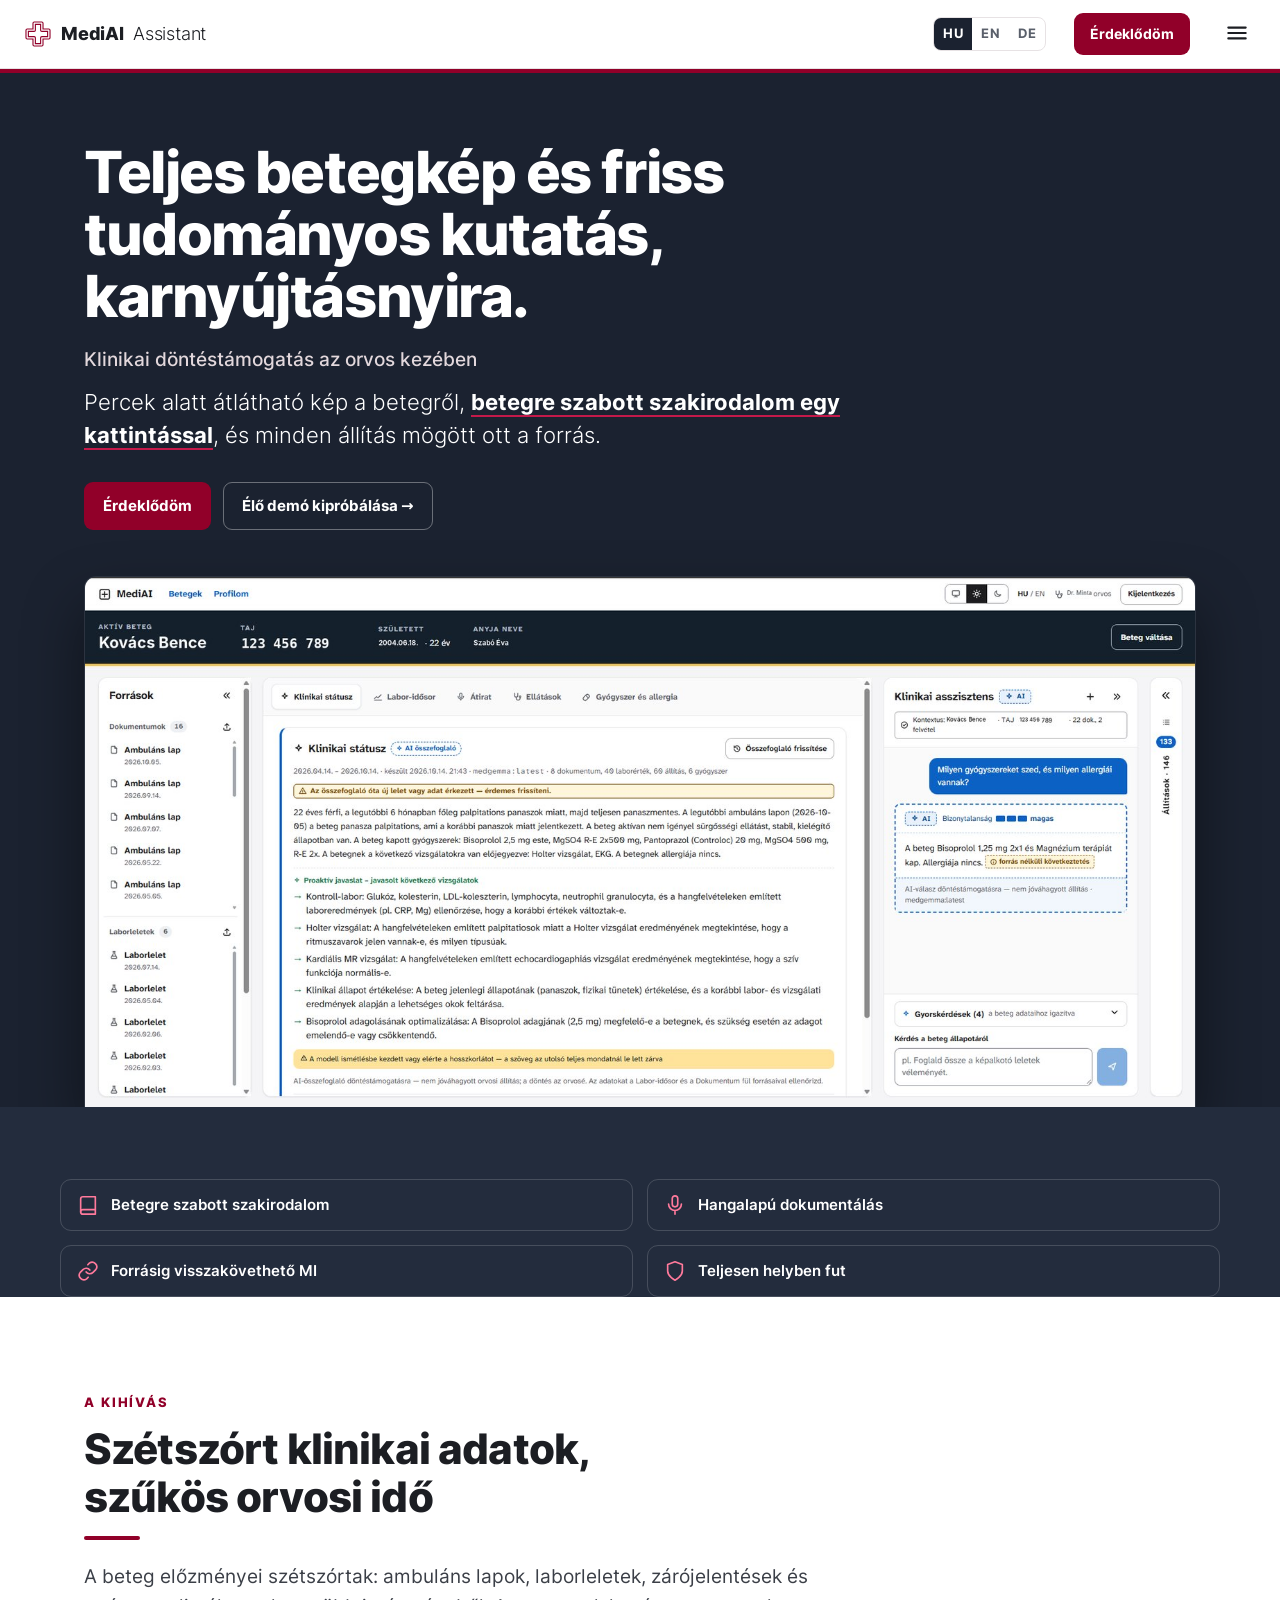
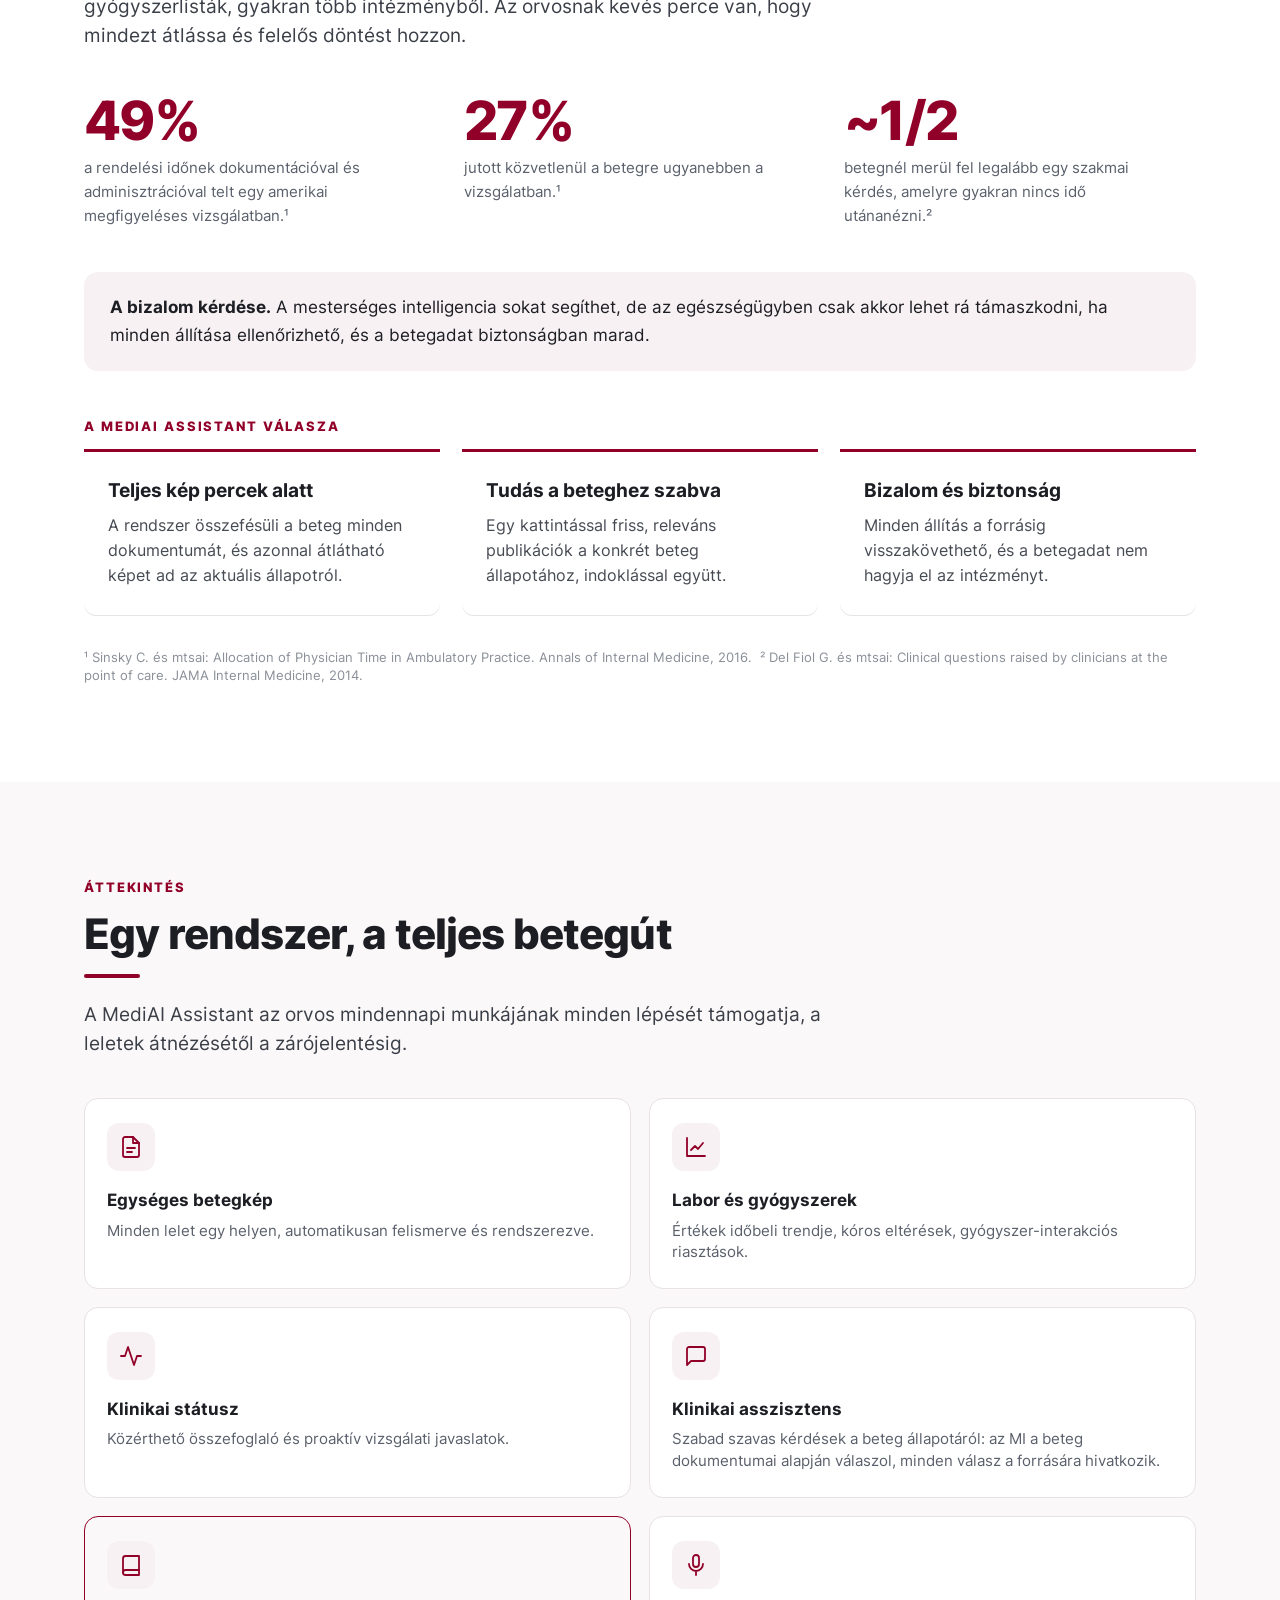
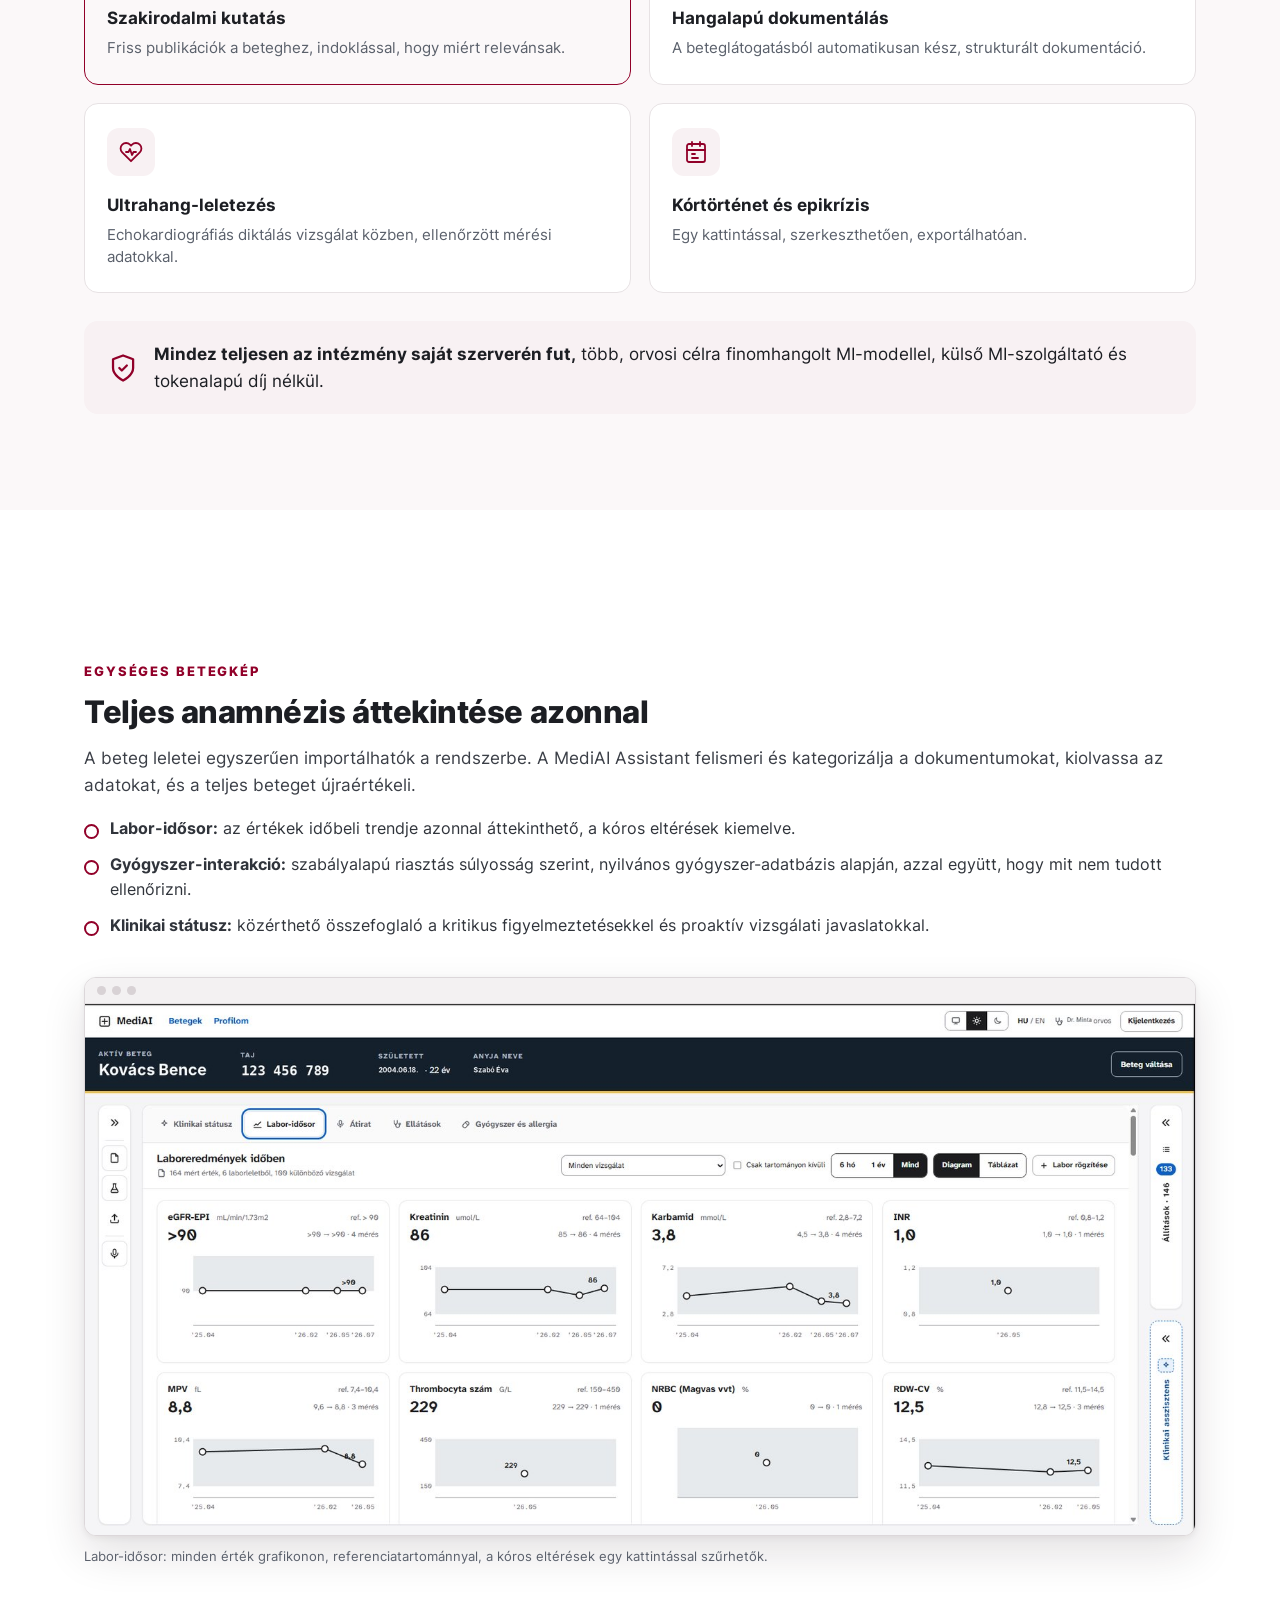
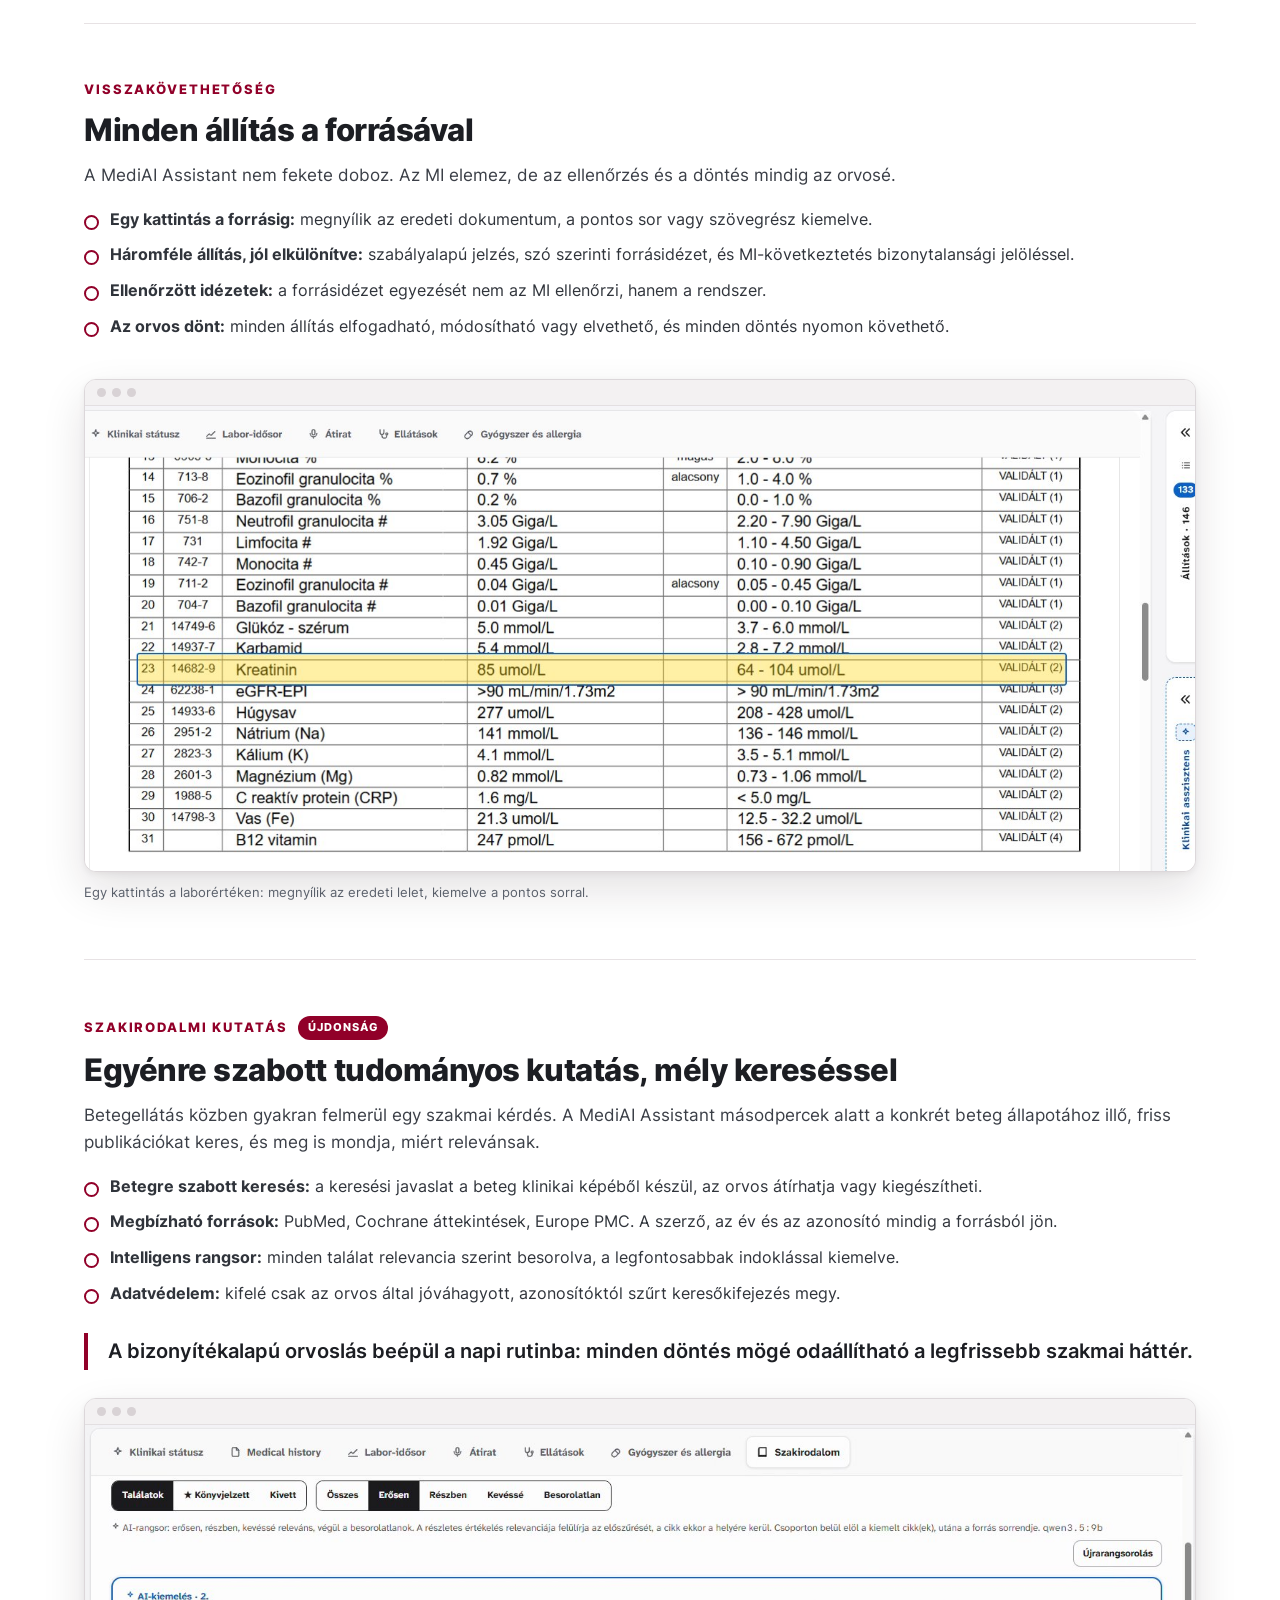
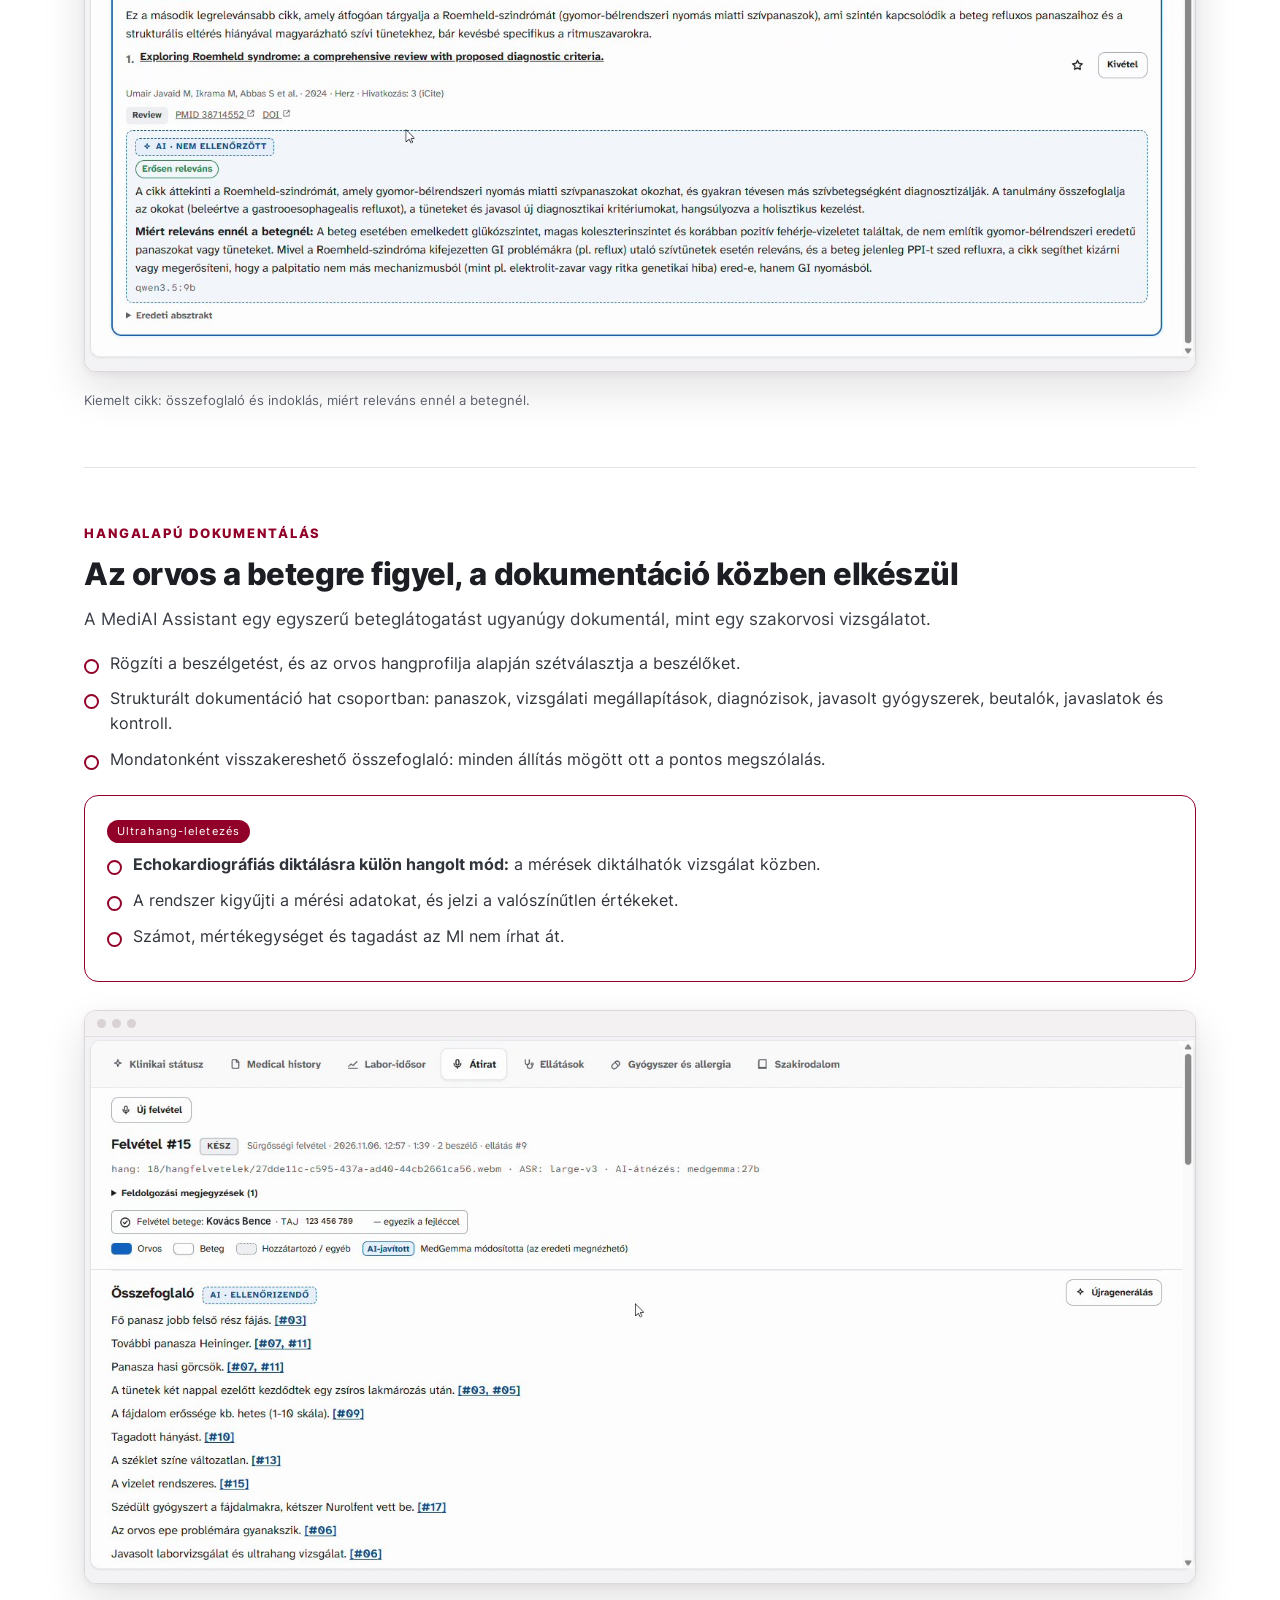
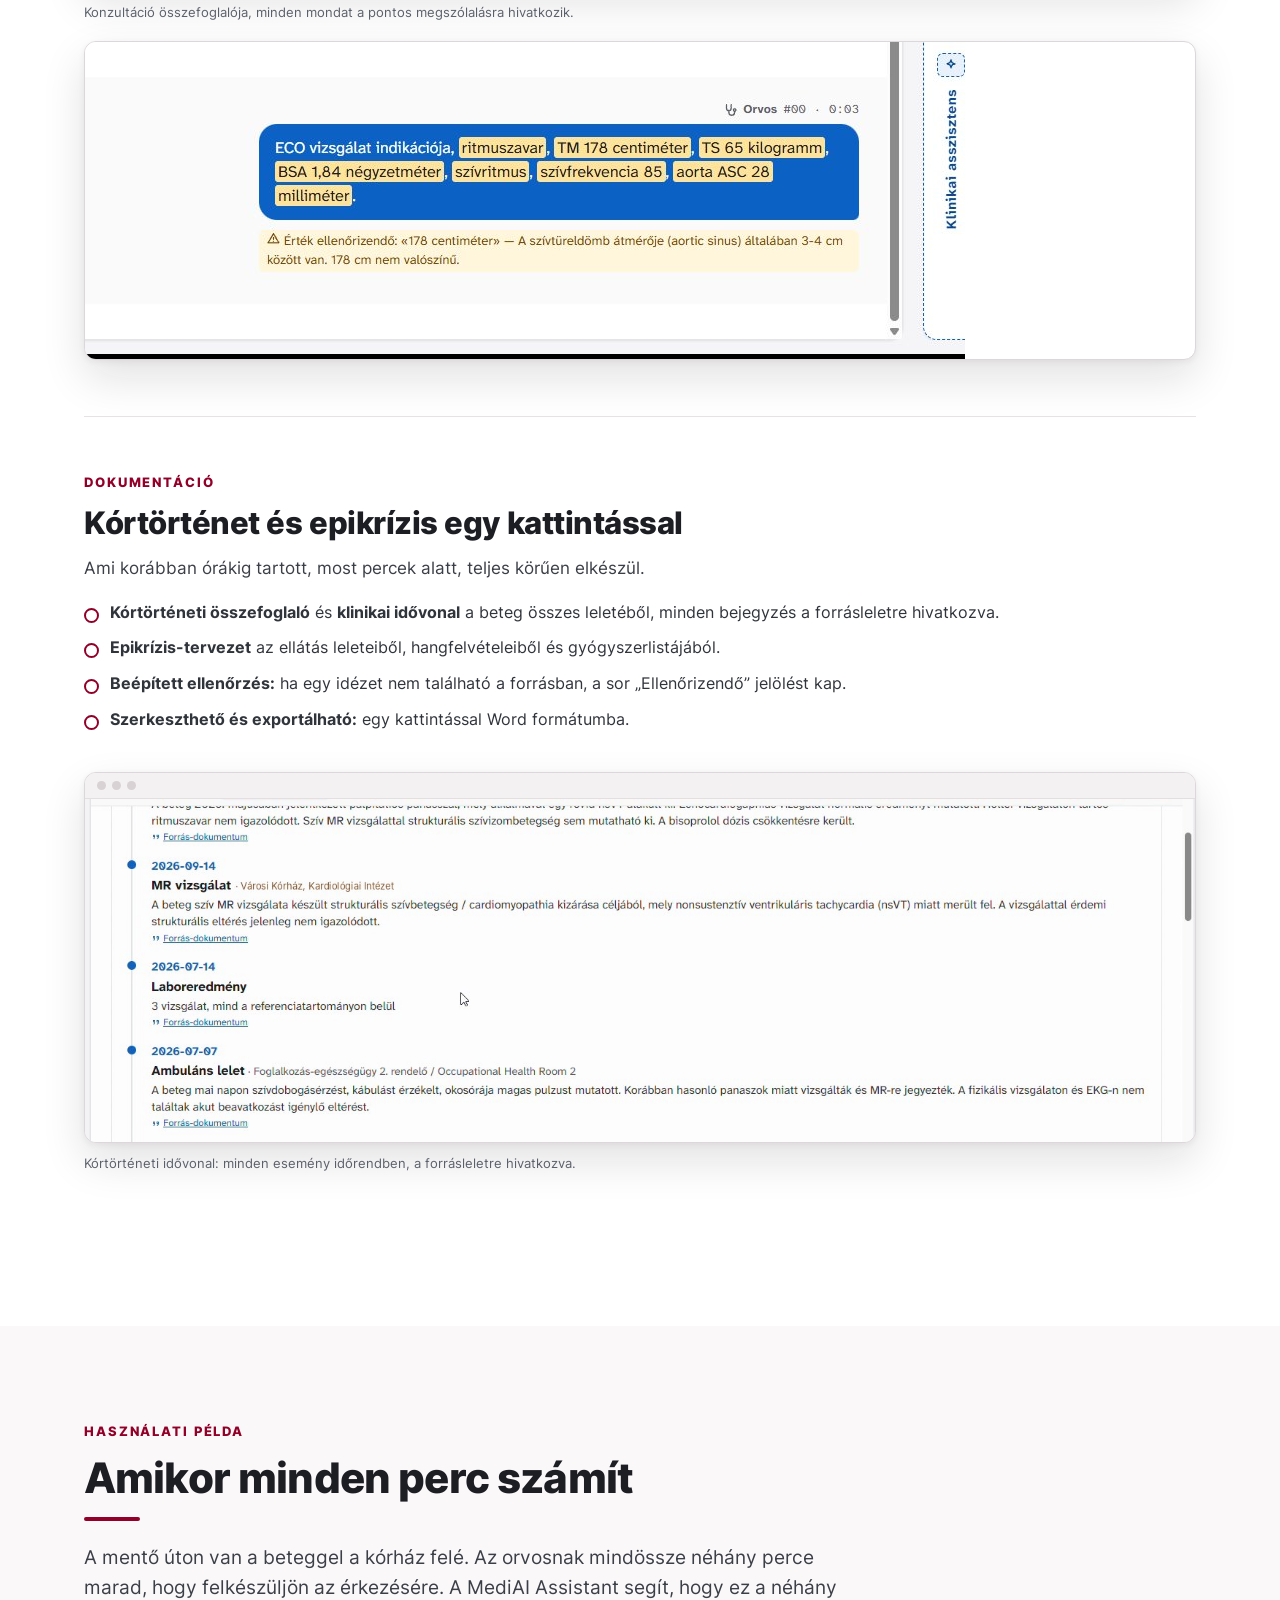
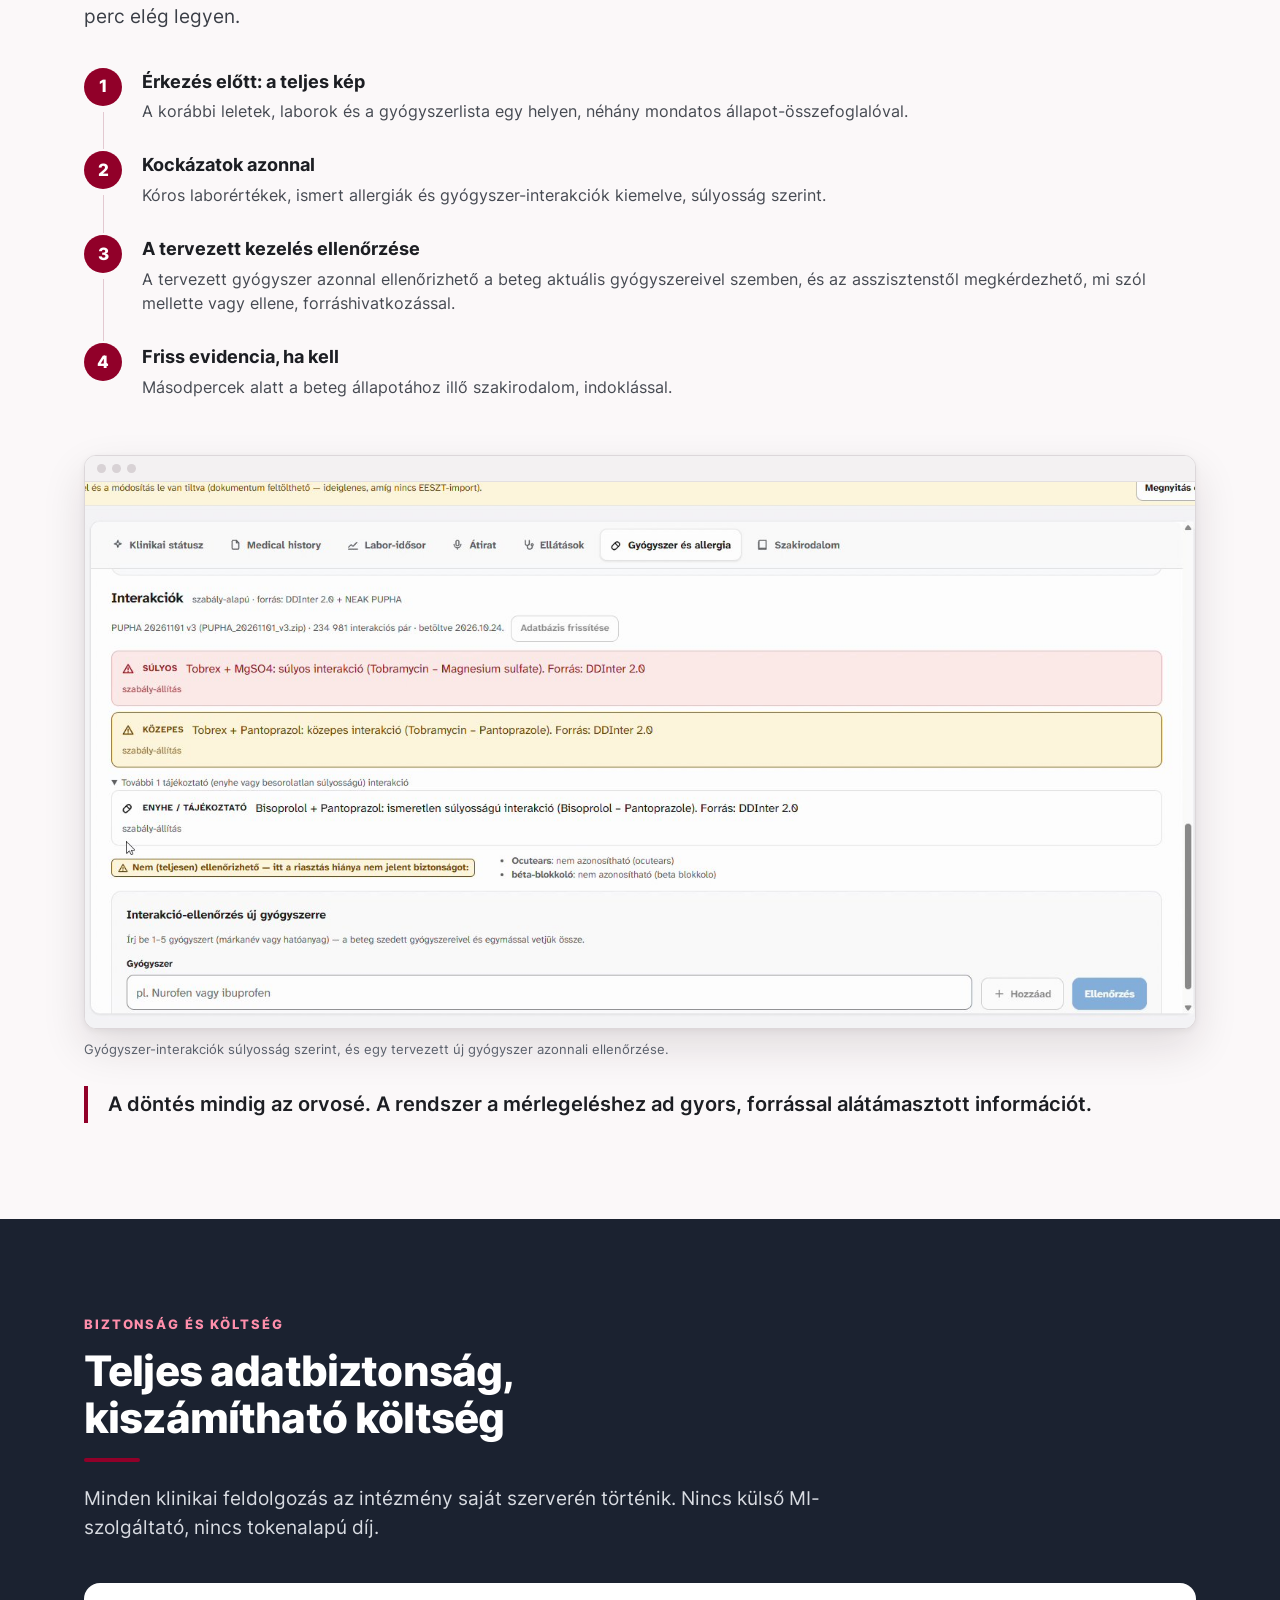
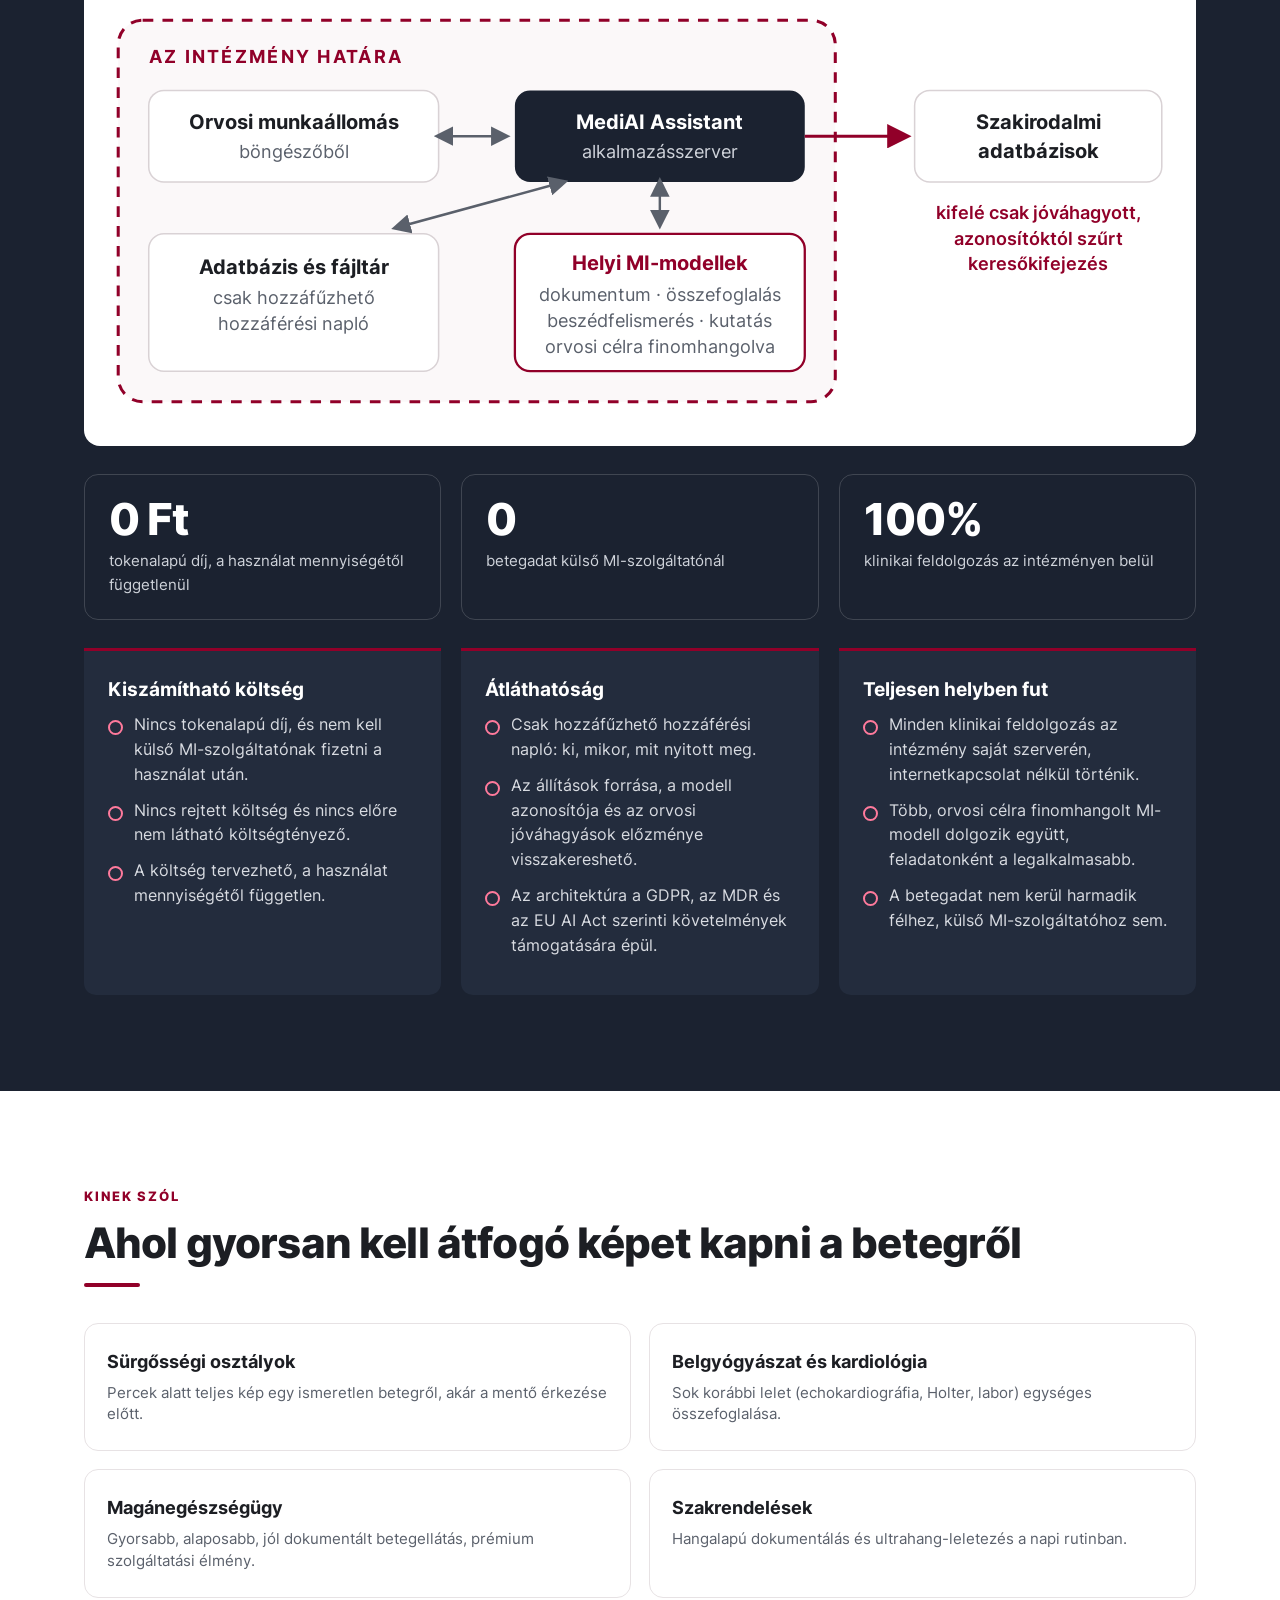
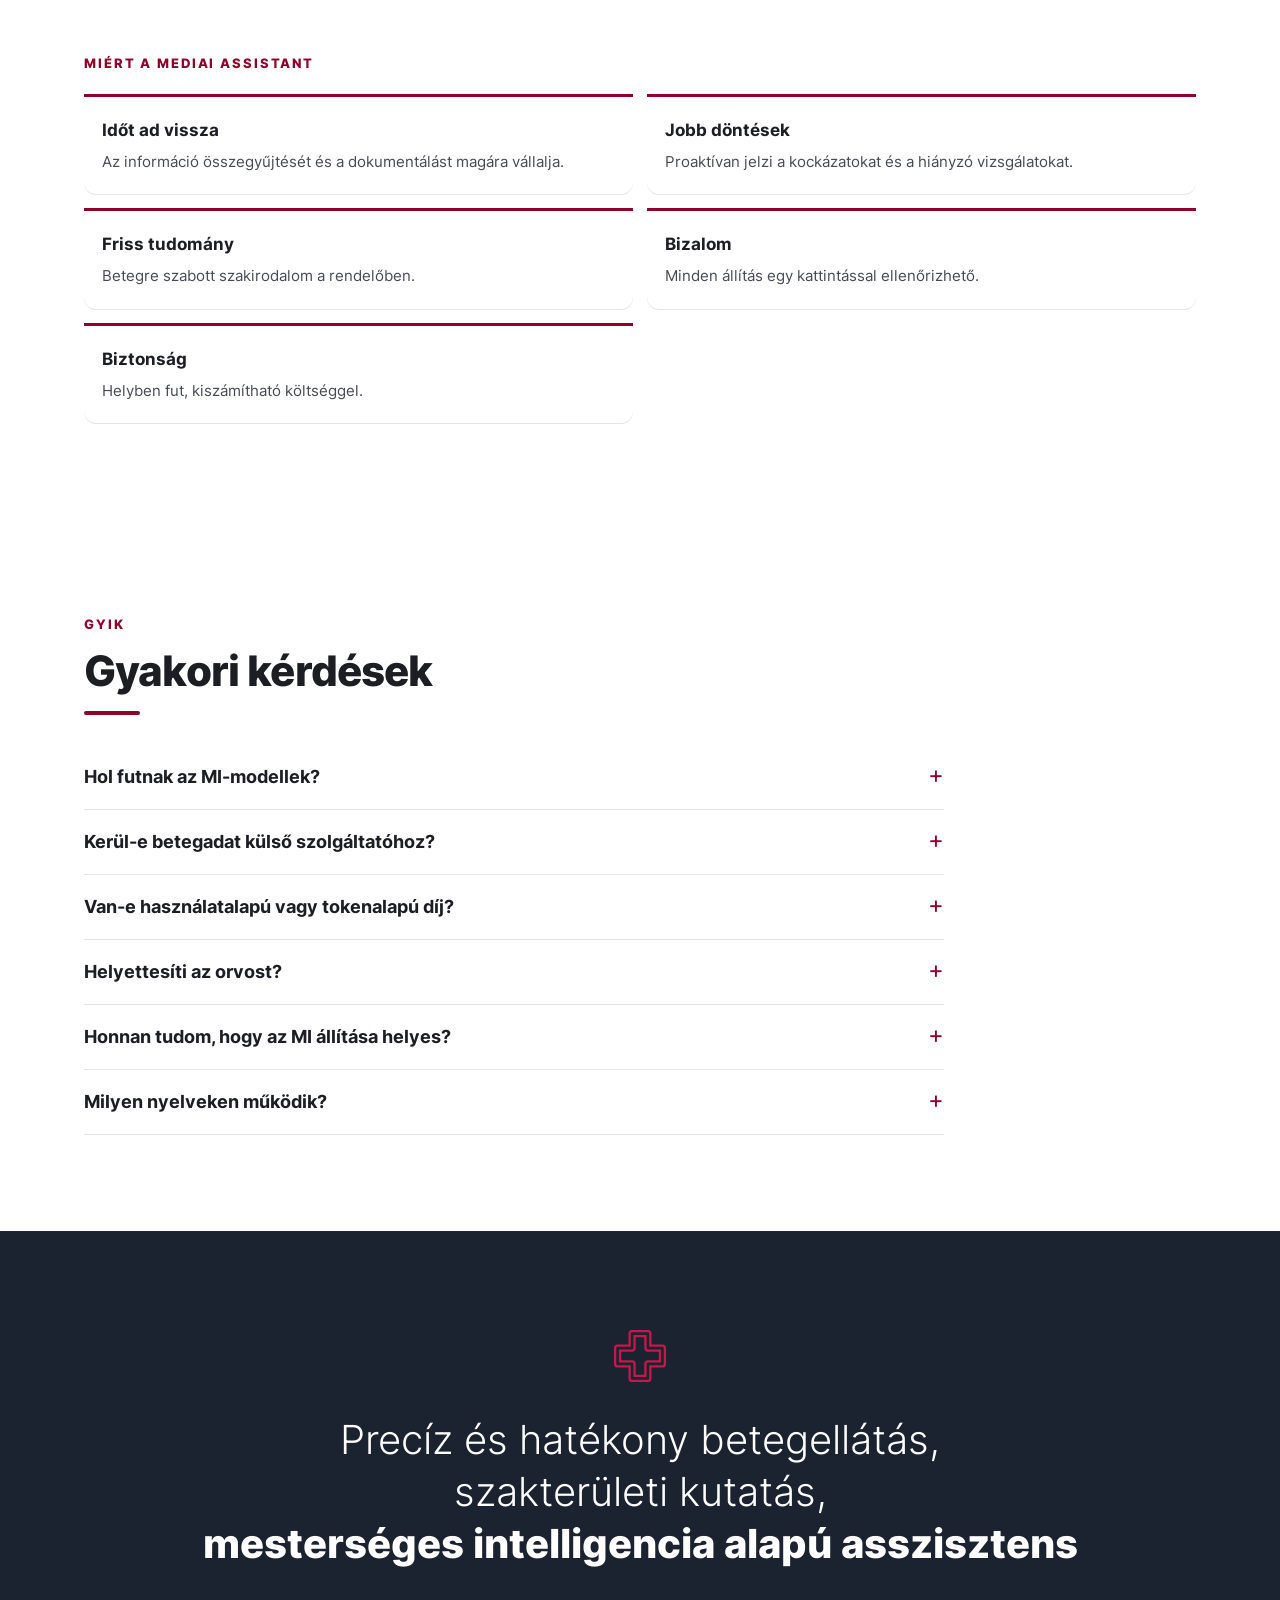
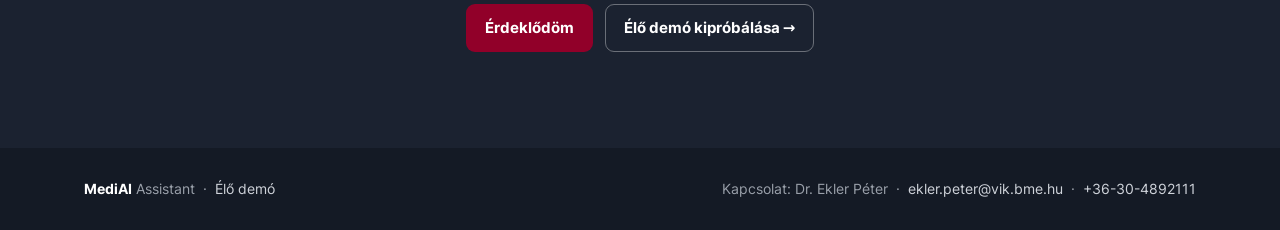
<file: index.html>
<!DOCTYPE html>
<html lang="hu">
<head>
<meta charset="utf-8">
<meta name="viewport" content="width=device-width, initial-scale=1">
<title>MediAI Assistant | Klinikai döntéstámogatás az orvos kezében</title>
<meta name="description" content="Teljes betegkép és friss, betegre szabott tudományos kutatás, forrásig visszakövethető MI-vel, teljesen az intézmény saját szerverén.">
<link rel="alternate" hreflang="hu" href="">
<link rel="alternate" hreflang="en" href="en/">
<link rel="alternate" hreflang="de" href="de/">
<link rel="icon" href="assets/favicon.svg" type="image/svg+xml">
<link rel="stylesheet" href="assets/fonts/inter.css">
<link rel="stylesheet" href="assets/site.css">
</head>
<body>
<header class="hdr">
  <div class="wrap">
    <a class="logo" href="index.html"><svg width="28" height="28" viewBox="0 0 44 44" aria-hidden="true"><path d="M16 5h12v11h11v12H28v11H16V28H5V16h11z" fill="none" stroke="#910029" stroke-width="5.5" stroke-linejoin="round"/><path d="M16 5h12v11h11v12H28v11H16V28H5V16h11z" fill="none" stroke="#fff" stroke-width="2" stroke-linejoin="round"/></svg>MediAI <span>Assistant</span></a>
    <nav class="nav" id="nav" onclick="if(event.target.closest('a'))this.classList.remove('open')">
      <a href="#funkciok">Funkciók</a>
      <a href="#kutatas">Személyre szabott kutatás</a>
      <a href="#hang">Hangalapú dokumentálás</a>
      <a href="#biztonsag">Biztonság</a>
      <a href="#gyik">GYIK</a>
      <a href="#demo" class="navdemo"><i></i>Élő demó</a>
    </nav>
    <div class="lang"><a href="index.html" class="on" hreflang="hu">HU</a><a href="en/index.html" class="" hreflang="en">EN</a><a href="de/index.html" class="" hreflang="de">DE</a></div>
    <a class="btn btn-red" href="mailto:ekler.peter@vik.bme.hu?subject=%C3%89rdekl%C5%91d%C3%A9s%3A%20MediAI%20Assistant">Érdeklődöm</a>
    <button class="burger" aria-label="Menu" onclick="document.getElementById('nav').classList.toggle('open')"><svg width="26" height="26" viewBox="0 0 24 24" fill="none" stroke="#1c1e23" stroke-width="2" stroke-linecap="round"><path d="M4 7h16M4 12h16M4 17h16"/></svg></button>
  </div>
</header>

<div id="pageMain">
<section class="hero">
  <div class="wrap">
    <h1>Teljes betegkép és friss tudományos kutatás, karnyújtásnyira.</h1>
    <div class="sub">Klinikai döntéstámogatás az orvos kezében</div>
    <p class="claim">Percek alatt átlátható kép a betegről, <b>betegre szabott szakirodalom egy kattintással</b>, és minden állítás mögött ott a forrás.</p>
    <div class="ctas">
      <a class="btn btn-red" href="mailto:ekler.peter@vik.bme.hu?subject=%C3%89rdekl%C5%91d%C3%A9s%3A%20MediAI%20Assistant">Érdeklődöm</a>
      <a class="btn btn-ghost" href="#demo">Élő demó kipróbálása &rarr;</a>
    </div>
    <div class="shot"><img src="assets/img/cover.jpg" alt="MediAI Assistant" width="1600" height="765"></div>
  </div>
  <div class="heroband"><div class="wrap chips">
    <div class="chip"><svg width="22" height="22" viewBox="0 0 24 24" fill="none" stroke="#ff7a9c" stroke-width="1.8" stroke-linecap="round" stroke-linejoin="round"><path d="M4 19.5A2.5 2.5 0 0 1 6.5 17H20V3H6.5A2.5 2.5 0 0 0 4 5.5z"/><path d="M4 19.5A2.5 2.5 0 0 0 6.5 22H20v-5"/></svg>Betegre szabott szakirodalom</div>
    <div class="chip"><svg width="22" height="22" viewBox="0 0 24 24" fill="none" stroke="#ff7a9c" stroke-width="1.8" stroke-linecap="round" stroke-linejoin="round"><rect x="9" y="2" width="6" height="12" rx="3"/><path d="M5 11a7 7 0 0 0 14 0M12 18v4"/></svg>Hangalapú dokumentálás</div>
    <div class="chip"><svg width="22" height="22" viewBox="0 0 24 24" fill="none" stroke="#ff7a9c" stroke-width="1.8" stroke-linecap="round" stroke-linejoin="round"><path d="M10 13a5 5 0 0 0 7.5.5l3-3a5 5 0 0 0-7-7l-1.7 1.7"/><path d="M14 11a5 5 0 0 0-7.5-.5l-3 3a5 5 0 0 0 7 7l1.7-1.7"/></svg>Forrásig visszakövethető MI</div>
    <div class="chip"><svg width="22" height="22" viewBox="0 0 24 24" fill="none" stroke="#ff7a9c" stroke-width="1.8" stroke-linecap="round" stroke-linejoin="round"><path d="M12 22s8-4 8-10V5l-8-3-8 3v7c0 6 8 10 8 10z"/></svg>Teljesen helyben fut</div>
  </div></div>
</section>

<section class="s">
  <div class="wrap">
    <div class="kick">A kihívás</div>
    <h2>Szétszórt klinikai adatok,<br>szűkös orvosi idő</h2>
    <div class="rule"></div>
    <p class="lead">A beteg előzményei szétszórtak: ambuláns lapok, laborleletek, zárójelentések és gyógyszerlisták, gyakran több intézményből. Az orvosnak kevés perce van, hogy mindezt átlássa és felelős döntést hozzon.</p>
    <div class="stats">
      <div class="stat"><div class="n">49%</div><div class="t">a rendelési időnek dokumentációval és adminisztrációval telt egy amerikai megfigyeléses vizsgálatban.¹</div></div>
      <div class="stat"><div class="n">27%</div><div class="t">jutott közvetlenül a betegre ugyanebben a vizsgálatban.¹</div></div>
      <div class="stat"><div class="n">~1/2</div><div class="t">betegnél merül fel legalább egy szakmai kérdés, amelyre gyakran nincs idő utánanézni.²</div></div>
    </div>
    <div class="trust"><b>A bizalom kérdése.</b> A mesterséges intelligencia sokat segíthet, de az egészségügyben csak akkor lehet rá támaszkodni, ha minden állítása ellenőrizhető, és a betegadat biztonságban marad.</div>
    <div class="kick">A MediAI Assistant válasza</div>
    <div class="pillars">
      <div class="pillar"><h3>Teljes kép percek alatt</h3><p>A rendszer összefésüli a beteg minden dokumentumát, és azonnal átlátható képet ad az aktuális állapotról.</p></div>
      <div class="pillar"><h3>Tudás a beteghez szabva</h3><p>Egy kattintással friss, releváns publikációk a konkrét beteg állapotához, indoklással együtt.</p></div>
      <div class="pillar"><h3>Bizalom és biztonság</h3><p>Minden állítás a forrásig visszakövethető, és a betegadat nem hagyja el az intézményt.</p></div>
    </div>
    <p class="fn">¹ Sinsky C. és mtsai: Allocation of Physician Time in Ambulatory Practice. Annals of Internal Medicine, 2016. &nbsp;² Del Fiol G. és mtsai: Clinical questions raised by clinicians at the point of care. JAMA Internal Medicine, 2014.</p>
  </div>
</section>

<section class="s alt" id="funkciok">
  <div class="wrap">
    <div class="kick">Áttekintés</div>
    <h2>Egy rendszer, a teljes betegút</h2>
    <div class="rule"></div>
    <p class="lead">A MediAI Assistant az orvos mindennapi munkájának minden lépését támogatja, a leletek átnézésétől a zárójelentésig.</p>
    <div class="tiles">
      <div class="tile"><div class="ic"><svg width="24" height="24" viewBox="0 0 24 24" fill="none" stroke="#910029" stroke-width="1.8" stroke-linecap="round" stroke-linejoin="round"><path d="M14 2H6a2 2 0 0 0-2 2v16a2 2 0 0 0 2 2h12a2 2 0 0 0 2-2V8z"/><path d="M14 2v6h6M8 13h8M8 17h5"/></svg></div><h3>Egységes betegkép</h3><p>Minden lelet egy helyen, automatikusan felismerve és rendszerezve.</p></div>
      <div class="tile"><div class="ic"><svg width="24" height="24" viewBox="0 0 24 24" fill="none" stroke="#910029" stroke-width="1.8" stroke-linecap="round" stroke-linejoin="round"><path d="M3 3v18h18"/><path d="M7 15l4-4 3 3 5-6"/></svg></div><h3>Labor és gyógyszerek</h3><p>Értékek időbeli trendje, kóros eltérések, gyógyszer-interakciós riasztások.</p></div>
      <div class="tile"><div class="ic"><svg width="24" height="24" viewBox="0 0 24 24" fill="none" stroke="#910029" stroke-width="1.8" stroke-linecap="round" stroke-linejoin="round"><path d="M22 12h-4l-3 9L9 3l-3 9H2"/></svg></div><h3>Klinikai státusz</h3><p>Közérthető összefoglaló és proaktív vizsgálati javaslatok.</p></div>
      <div class="tile"><div class="ic"><svg width="24" height="24" viewBox="0 0 24 24" fill="none" stroke="#910029" stroke-width="1.8" stroke-linecap="round" stroke-linejoin="round"><path d="M21 15a2 2 0 0 1-2 2H7l-4 4V5a2 2 0 0 1 2-2h14a2 2 0 0 1 2 2z"/></svg></div><h3>Klinikai asszisztens</h3><p>Szabad szavas kérdések a beteg állapotáról: az MI a beteg dokumentumai alapján válaszol, minden válasz a forrására hivatkozik.</p></div>
      <div class="tile hl"><div class="ic"><svg width="24" height="24" viewBox="0 0 24 24" fill="none" stroke="#910029" stroke-width="1.8" stroke-linecap="round" stroke-linejoin="round"><path d="M4 19.5A2.5 2.5 0 0 1 6.5 17H20V3H6.5A2.5 2.5 0 0 0 4 5.5z"/><path d="M4 19.5A2.5 2.5 0 0 0 6.5 22H20v-5"/></svg></div><h3>Szakirodalmi kutatás</h3><p>Friss publikációk a beteghez, indoklással, hogy miért relevánsak.</p></div>
      <div class="tile"><div class="ic"><svg width="24" height="24" viewBox="0 0 24 24" fill="none" stroke="#910029" stroke-width="1.8" stroke-linecap="round" stroke-linejoin="round"><rect x="9" y="2" width="6" height="12" rx="3"/><path d="M5 11a7 7 0 0 0 14 0M12 18v4"/></svg></div><h3>Hangalapú dokumentálás</h3><p>A beteglátogatásból automatikusan kész, strukturált dokumentáció.</p></div>
      <div class="tile"><div class="ic"><svg width="24" height="24" viewBox="0 0 24 24" fill="none" stroke="#910029" stroke-width="1.8" stroke-linecap="round" stroke-linejoin="round"><path d="M20.8 4.6a5.5 5.5 0 0 0-7.8 0L12 5.7l-1-1.1a5.5 5.5 0 0 0-7.8 7.8L12 21.2l8.8-8.8a5.5 5.5 0 0 0 0-7.8z"/><path d="M7 12h2.5l1.5-3 2 6 1.5-3H17"/></svg></div><h3>Ultrahang-leletezés</h3><p>Echokardiográfiás diktálás vizsgálat közben, ellenőrzött mérési adatokkal.</p></div>
      <div class="tile"><div class="ic"><svg width="24" height="24" viewBox="0 0 24 24" fill="none" stroke="#910029" stroke-width="1.8" stroke-linecap="round" stroke-linejoin="round"><rect x="3" y="4" width="18" height="18" rx="2"/><path d="M16 2v4M8 2v4M3 10h18M8 14h3M8 18h6"/></svg></div><h3>Kórtörténet és epikrízis</h3><p>Egy kattintással, szerkeszthetően, exportálhatóan.</p></div>
    </div>
    <div class="local"><svg width="34" height="34" viewBox="0 0 24 24" fill="none" stroke="#910029" stroke-width="1.8" stroke-linecap="round" stroke-linejoin="round"><path d="M12 22s8-4 8-10V5l-8-3-8 3v7c0 6 8 10 8 10z"/><path d="M9 12l2 2 4-4"/></svg><p><b>Mindez teljesen az intézmény saját szerverén fut,</b> több, orvosi célra finomhangolt MI-modellel, külső MI-szolgáltató és tokenalapú díj nélkül.</p></div>
  </div>
</section>


<section class="s">
  <div class="wrap">
    <div class="feat">
      <div class="txt">
        <div class="kick">Egységes betegkép</div>
        <h3>Teljes anamnézis áttekintése azonnal</h3>
        <p class="ftxt">A beteg leletei egyszerűen importálhatók a rendszerbe. A MediAI Assistant felismeri és kategorizálja a dokumentumokat, kiolvassa az adatokat, és a teljes beteget újraértékeli.</p>
        <ul class="pts"><li><b>Labor-idősor:</b> az értékek időbeli trendje azonnal áttekinthető, a kóros eltérések kiemelve.</li><li><b>Gyógyszer-interakció:</b> szabályalapú riasztás súlyosság szerint, nyilvános gyógyszer-adatbázis alapján, azzal együtt, hogy mit nem tudott ellenőrizni.</li><li><b>Klinikai státusz:</b> közérthető összefoglaló a kritikus figyelmeztetésekkel és proaktív vizsgálati javaslatokkal.</li></ul>
      </div>
      <div><div class="frame"><div class="bar"><i></i><i></i><i></i></div><img src="assets/img/labor.jpg" alt="" loading="lazy"></div><div class="cap">Labor-idősor: minden érték grafikonon, referenciatartománnyal, a kóros eltérések egy kattintással szűrhetők.</div></div>
    </div>
    <div class="feat rev">
      <div class="txt">
        <div class="kick">Visszakövethetőség</div>
        <h3>Minden állítás a forrásával</h3>
        <p class="ftxt">A MediAI Assistant nem fekete doboz. Az MI elemez, de az ellenőrzés és a döntés mindig az orvosé.</p>
        <ul class="pts"><li><b>Egy kattintás a forrásig:</b> megnyílik az eredeti dokumentum, a pontos sor vagy szövegrész kiemelve.</li><li><b>Háromféle állítás, jól elkülönítve:</b> szabályalapú jelzés, szó szerinti forrásidézet, és MI-következtetés bizonytalansági jelöléssel.</li><li><b>Ellenőrzött idézetek:</b> a forrásidézet egyezését nem az MI ellenőrzi, hanem a rendszer.</li><li><b>Az orvos dönt:</b> minden állítás elfogadható, módosítható vagy elvethető, és minden döntés nyomon követhető.</li></ul>
      </div>
      <div><div class="frame"><div class="bar"><i></i><i></i><i></i></div><img src="assets/img/pdfrow.jpg" alt="" loading="lazy"></div><div class="cap">Egy kattintás a laborértéken: megnyílik az eredeti lelet, kiemelve a pontos sorral.</div></div>
    </div>
    <div class="feat" id="kutatas">
      <div class="txt">
        <div class="kick">Szakirodalmi kutatás <span class="tag">Újdonság</span></div>
        <h3>Egyénre szabott tudományos kutatás, mély kereséssel</h3>
        <p class="ftxt">Betegellátás közben gyakran felmerül egy szakmai kérdés. A MediAI Assistant másodpercek alatt a konkrét beteg állapotához illő, friss publikációkat keres, és meg is mondja, miért relevánsak.</p>
        <ul class="pts"><li><b>Betegre szabott keresés:</b> a keresési javaslat a beteg klinikai képéből készül, az orvos átírhatja vagy kiegészítheti.</li><li><b>Megbízható források:</b> PubMed, Cochrane áttekintések, Europe PMC. A szerző, az év és az azonosító mindig a forrásból jön.</li><li><b>Intelligens rangsor:</b> minden találat relevancia szerint besorolva, a legfontosabbak indoklással kiemelve.</li><li><b>Adatvédelem:</b> kifelé csak az orvos által jóváhagyott, azonosítóktól szűrt keresőkifejezés megy.</li></ul>
        <div class="quote">A bizonyítékalapú orvoslás beépül a napi rutinba: minden döntés mögé odaállítható a legfrissebb szakmai háttér.</div>
      </div>
      <div class="stack">
        <div class="frame"><div class="bar"><i></i><i></i><i></i></div><img src="assets/img/research_r.jpg" alt="" loading="lazy"></div>
        <div class="cap">Kiemelt cikk: összefoglaló és indoklás, miért releváns ennél a betegnél.</div>
      </div>
    </div>
    <div class="feat rev" id="hang">
      <div class="txt">
        <div class="kick">Hangalapú dokumentálás</div>
        <h3>Az orvos a betegre figyel, a dokumentáció közben elkészül</h3>
        <p class="ftxt">A MediAI Assistant egy egyszerű beteglátogatást ugyanúgy dokumentál, mint egy szakorvosi vizsgálatot.</p>
        <ul class="pts"><li>Rögzíti a beszélgetést, és az orvos hangprofilja alapján szétválasztja a beszélőket.</li><li>Strukturált dokumentáció hat csoportban: panaszok, vizsgálati megállapítások, diagnózisok, javasolt gyógyszerek, beutalók, javaslatok és kontroll.</li><li>Mondatonként visszakereshető összefoglaló: minden állítás mögött ott a pontos megszólalás.</li></ul>
        <div class="echo"><span class="tag">Ultrahang-leletezés</span>
          <ul class="pts"><li><b>Echokardiográfiás diktálásra külön hangolt mód:</b> a mérések diktálhatók vizsgálat közben.</li><li>A rendszer kigyűjti a mérési adatokat, és jelzi a valószínűtlen értékeket.</li><li>Számot, mértékegységet és tagadást az MI nem írhat át.</li></ul>
        </div>
      </div>
      <div class="stack">
        <div class="frame"><div class="bar"><i></i><i></i><i></i></div><img src="assets/img/consult_sum.jpg" alt="" loading="lazy"></div>
        <div class="cap">Konzultáció összefoglalója, minden mondat a pontos megszólalásra hivatkozik.</div>
        <div class="frame"><img src="assets/img/echo_tr.jpg" alt="" loading="lazy"></div>
      </div>
    </div>
    <div class="feat">
      <div class="txt">
        <div class="kick">Dokumentáció</div>
        <h3>Kórtörténet és epikrízis egy kattintással</h3>
        <p class="ftxt">Ami korábban órákig tartott, most percek alatt, teljes körűen elkészül.</p>
        <ul class="pts"><li><b>Kórtörténeti összefoglaló</b> és <b>klinikai idővonal</b> a beteg összes leletéből, minden bejegyzés a forrásleletre hivatkozva.</li><li><b>Epikrízis-tervezet</b> az ellátás leleteiből, hangfelvételeiből és gyógyszerlistájából.</li><li><b>Beépített ellenőrzés:</b> ha egy idézet nem található a forrásban, a sor „Ellenőrizendő” jelölést kap.</li><li><b>Szerkeszthető és exportálható:</b> egy kattintással Word formátumba.</li></ul>
      </div>
      <div><div class="frame"><div class="bar"><i></i><i></i><i></i></div><img src="assets/img/history.jpg" alt="" loading="lazy"></div><div class="cap">Kórtörténeti idővonal: minden esemény időrendben, a forrásleletre hivatkozva.</div></div>
    </div>
  </div>
</section>

<section class="s alt">
  <div class="wrap">
    <div class="kick">Használati példa</div>
    <h2>Amikor minden perc számít</h2>
    <div class="rule"></div>
    <p class="lead">A mentő úton van a beteggel a kórház felé. Az orvosnak mindössze néhány perce marad, hogy felkészüljön az érkezésére. A MediAI Assistant segít, hogy ez a néhány perc elég legyen.</p>
    <div class="case">
      <div class="steps">
        <div class="step"><div class="num">1</div><h3>Érkezés előtt: a teljes kép</h3><p>A korábbi leletek, laborok és a gyógyszerlista egy helyen, néhány mondatos állapot-összefoglalóval.</p></div>
        <div class="step"><div class="num">2</div><h3>Kockázatok azonnal</h3><p>Kóros laborértékek, ismert allergiák és gyógyszer-interakciók kiemelve, súlyosság szerint.</p></div>
        <div class="step"><div class="num">3</div><h3>A tervezett kezelés ellenőrzése</h3><p>A tervezett gyógyszer azonnal ellenőrizhető a beteg aktuális gyógyszereivel szemben, és az asszisztenstől megkérdezhető, mi szól mellette vagy ellene, forráshivatkozással.</p></div>
        <div class="step"><div class="num">4</div><h3>Friss evidencia, ha kell</h3><p>Másodpercek alatt a beteg állapotához illő szakirodalom, indoklással.</p></div>
      </div>
      <div><div class="frame"><div class="bar"><i></i><i></i><i></i></div><img src="assets/img/interact.jpg" alt="" loading="lazy"></div><div class="cap">Gyógyszer-interakciók súlyosság szerint, és egy tervezett új gyógyszer azonnali ellenőrzése.</div>
      <div class="quote">A döntés mindig az orvosé. A rendszer a mérlegeléshez ad gyors, forrással alátámasztott információt.</div></div>
    </div>
  </div>
</section>

<section class="s sec" id="biztonsag">
  <div class="wrap">
    <div class="kick">Biztonság és költség</div>
    <h2>Teljes adatbiztonság,<br>kiszámítható költség</h2>
    <div class="rule"></div>
    <p class="lead">Minden klinikai feldolgozás az intézmény saját szerverén történik. Nincs külső MI-szolgáltató, nincs tokenalapú díj.</p>
    <div class="diagram">
      <svg viewBox="0 0 700 270" width="100%" font-family="Inter,sans-serif" font-size="13" role="img">
        <rect x="8" y="10" width="470" height="250" rx="16" fill="#fbf8f9" stroke="#910029" stroke-width="2" stroke-dasharray="7 6"/>
        <text x="28" y="38" font-size="12" font-weight="700" fill="#910029" letter-spacing="1.5">AZ INTÉZMÉNY HATÁRA</text>
        <rect x="28" y="56" width="190" height="60" rx="10" fill="#fff" stroke="#d9d2d5"/>
        <text x="123" y="81" text-anchor="middle" font-weight="700" fill="#1c1e23">Orvosi munkaállomás</text>
        <text x="123" y="100" text-anchor="middle" fill="#5a606b" font-size="12">böngészőből</text>
        <rect x="268" y="56" width="190" height="60" rx="10" fill="#1b2230"/>
        <text x="363" y="81" text-anchor="middle" font-weight="700" fill="#fff">MediAI Assistant</text>
        <text x="363" y="100" text-anchor="middle" fill="#cfd3da" font-size="12">alkalmazásszerver</text>
        <rect x="28" y="150" width="190" height="90" rx="10" fill="#fff" stroke="#d9d2d5"/>
        <text x="123" y="176" text-anchor="middle" font-weight="700" fill="#1c1e23">Adatbázis és fájltár</text>
        <text x="123" y="196" text-anchor="middle" fill="#5a606b" font-size="12">csak hozzáfűzhető</text>
        <text x="123" y="213" text-anchor="middle" fill="#5a606b" font-size="12">hozzáférési napló</text>
        <rect x="268" y="150" width="190" height="90" rx="10" fill="#fff" stroke="#910029" stroke-width="1.5"/>
        <text x="363" y="174" text-anchor="middle" font-weight="700" fill="#910029">Helyi MI-modellek</text>
        <text x="363" y="194" text-anchor="middle" fill="#5a606b" font-size="12">dokumentum · összefoglalás</text>
        <text x="363" y="211" text-anchor="middle" fill="#5a606b" font-size="12">beszédfelismerés · kutatás</text>
        <text x="363" y="228" text-anchor="middle" fill="#5a606b" font-size="12">orvosi célra finomhangolva</text>
        <path d="M218 86h44" stroke="#5a606b" stroke-width="1.6" marker-end="url(#a)" marker-start="url(#a)"/>
        <path d="M363 116v28" stroke="#5a606b" stroke-width="1.6" marker-end="url(#a)" marker-start="url(#a)"/>
        <path d="M300 116 L190 146" stroke="#5a606b" stroke-width="1.6" marker-end="url(#a)" marker-start="url(#a)"/>
        <rect x="530" y="56" width="162" height="60" rx="10" fill="#fff" stroke="#d9d2d5"/>
        <text x="611" y="81" text-anchor="middle" font-weight="700" fill="#1c1e23">Szakirodalmi</text>
        <text x="611" y="100" text-anchor="middle" fill="#1c1e23" font-weight="700">adatbázisok</text>
        <path d="M458 86h66" stroke="#910029" stroke-width="2" marker-end="url(#b)"/>
        <text x="611" y="140" text-anchor="middle" fill="#910029" font-size="12" font-weight="600">kifelé csak jóváhagyott,</text>
        <text x="611" y="157" text-anchor="middle" fill="#910029" font-size="12" font-weight="600">azonosítóktól szűrt</text>
        <text x="611" y="174" text-anchor="middle" fill="#910029" font-size="12" font-weight="600">keresőkifejezés</text>
        <defs>
          <marker id="a" markerWidth="8" markerHeight="8" refX="6" refY="4" orient="auto-start-reverse"><path d="M0 0L8 4L0 8z" fill="#5a606b"/></marker>
          <marker id="b" markerWidth="8" markerHeight="8" refX="6" refY="4" orient="auto"><path d="M0 0L8 4L0 8z" fill="#910029"/></marker>
        </defs>
      </svg>
    </div>
    <div class="big3">
      <div><b>0 Ft</b><span>tokenalapú díj, a használat mennyiségétől függetlenül</span></div>
      <div><b>0</b><span>betegadat külső MI-szolgáltatónál</span></div>
      <div><b>100%</b><span>klinikai feldolgozás az intézményen belül</span></div>
    </div>
    <div class="cols3">
      <div class="pillar"><h3>Kiszámítható költség</h3><ul class="pts"><li>Nincs tokenalapú díj, és nem kell külső MI-szolgáltatónak fizetni a használat után.</li><li>Nincs rejtett költség és nincs előre nem látható költségtényező.</li><li>A költség tervezhető, a használat mennyiségétől független.</li></ul></div>
      <div class="pillar"><h3>Átláthatóság</h3><ul class="pts"><li>Csak hozzáfűzhető hozzáférési napló: ki, mikor, mit nyitott meg.</li><li>Az állítások forrása, a modell azonosítója és az orvosi jóváhagyások előzménye visszakereshető.</li><li>Az architektúra a GDPR, az MDR és az EU AI Act szerinti követelmények támogatására épül.</li></ul></div>
      <div class="pillar"><h3>Teljesen helyben fut</h3><ul class="pts"><li>Minden klinikai feldolgozás az intézmény saját szerverén, internetkapcsolat nélkül történik.</li><li>Több, orvosi célra finomhangolt MI-modell dolgozik együtt, feladatonként a legalkalmasabb.</li><li>A betegadat nem kerül harmadik félhez, külső MI-szolgáltatóhoz sem.</li></ul></div>
    </div>
  </div>
</section>

<section class="s" id="kinek">
  <div class="wrap">
    <div class="kick">Kinek szól</div>
    <h2>Ahol gyorsan kell átfogó képet kapni a betegről</h2>
    <div class="rule"></div>
    <div class="aud">
      <div class="tile"><h3>Sürgősségi osztályok</h3><p>Percek alatt teljes kép egy ismeretlen betegről, akár a mentő érkezése előtt.</p></div>
      <div class="tile"><h3>Belgyógyászat és kardiológia</h3><p>Sok korábbi lelet (echokardiográfia, Holter, labor) egységes összefoglalása.</p></div>
      <div class="tile"><h3>Magánegészségügy</h3><p>Gyorsabb, alaposabb, jól dokumentált betegellátás, prémium szolgáltatási élmény.</p></div>
      <div class="tile"><h3>Szakrendelések</h3><p>Hangalapú dokumentálás és ultrahang-leletezés a napi rutinban.</p></div>
    </div>
    <div class="kick" style="margin-top:56px">Miért a MediAI Assistant</div>
    <div class="why">
      <div class="pillar"><h3>Időt ad vissza</h3><p>Az információ összegyűjtését és a dokumentálást magára vállalja.</p></div>
      <div class="pillar"><h3>Jobb döntések</h3><p>Proaktívan jelzi a kockázatokat és a hiányzó vizsgálatokat.</p></div>
      <div class="pillar"><h3>Friss tudomány</h3><p>Betegre szabott szakirodalom a rendelőben.</p></div>
      <div class="pillar"><h3>Bizalom</h3><p>Minden állítás egy kattintással ellenőrizhető.</p></div>
      <div class="pillar"><h3>Biztonság</h3><p>Helyben fut, kiszámítható költséggel.</p></div>
    </div>
  </div>
</section>



<section class="s" id="gyik">
  <div class="wrap">
    <div class="kick">GYIK</div>
    <h2>Gyakori kérdések</h2>
    <div class="rule"></div>
    <div class="faq">
      <details><summary>Hol futnak az MI-modellek?</summary><p>Az intézmény saját szerverén. A klinikai feldolgozás, a nyelvi modelleket és a beszédfelismerést is beleértve, internetkapcsolat nélkül történik.</p></details>
      <details><summary>Kerül-e betegadat külső szolgáltatóhoz?</summary><p>Nem. Az egyetlen kifelé menő adat a szakirodalmi keresés kifejezése, amelyet az orvos lát és jóváhagy, és amelyből a rendszer kiszűri a beteg azonosítóit.</p></details>
      <details><summary>Van-e használatalapú vagy tokenalapú díj?</summary><p>Nincs. Mivel a modellek helyben futnak, nem kell külső MI-szolgáltatónak fizetni a használat után, így a költség előre tervezhető.</p></details>
      <details><summary>Helyettesíti az orvost?</summary><p>Nem. A MediAI Assistant döntéstámogató eszköz: elemez, összefoglal és forrást mutat, de minden állítást az orvos fogad el, módosít vagy vet el.</p></details>
      <details><summary>Honnan tudom, hogy az MI állítása helyes?</summary><p>Minden állítás típusa látható (szabály, szó szerinti idézet vagy MI-következtetés), és egy kattintással megnyitható a forrás, kiemelve a pontos helyet.</p></details>
      <details><summary>Milyen nyelveken működik?</summary><p>A felület magyarul és angolul használható, a feldolgozás magyar nyelvű orvosi dokumentumokra is fel van készítve.</p></details>
    </div>
  </div>
</section>

<section class="close">
  <div class="wrap">
    <svg width="58" height="58" viewBox="0 0 44 44" aria-hidden="true"><path d="M16 5h12v11h11v12H28v11H16V28H5V16h11z" fill="none" stroke="#c4194a" stroke-width="5.5" stroke-linejoin="round"/><path d="M16 5h12v11h11v12H28v11H16V28H5V16h11z" fill="none" stroke="#1b2230" stroke-width="2" stroke-linejoin="round"/></svg>
    <div class="slog">Precíz és hatékony betegellátás,<br>szakterületi kutatás,<br><b>mesterséges intelligencia alapú asszisztens</b></div>
    <div style="display:flex;gap:12px;justify-content:center;flex-wrap:wrap">
      <a class="btn btn-red" href="mailto:ekler.peter@vik.bme.hu?subject=%C3%89rdekl%C5%91d%C3%A9s%3A%20MediAI%20Assistant">Érdeklődöm</a>
      <a class="btn btn-ghost" href="#demo">Élő demó kipróbálása &rarr;</a>
    </div>
  </div>
</section>

<footer>
  <div class="wrap">
    <div><b style="color:#fff">MediAI</b> Assistant &nbsp;·&nbsp; <a href="#demo">Élő demó</a></div>
    <div>Kapcsolat: Dr. Ekler Péter &nbsp;·&nbsp; <a href="mailto:ekler.peter@vik.bme.hu">ekler.peter@vik.bme.hu</a> &nbsp;·&nbsp; <a href="tel:+36304892111">+36-30-4892111</a></div>
  </div>
</footer>
</div>

<div id="demoView" class="demoview" hidden>
  <iframe class="dvframe" id="dvframe" data-src="demo/index.html?embed=1" title="MediAI Assistant demo"></iframe>
</div>
<script>
(function(){
  var main=document.getElementById('pageMain'), dv=document.getElementById('demoView'), fr=document.getElementById('dvframe');
  var inDemo=false;
  function route(){
    var h=location.hash, demo=(h==='#demo'), was=inDemo;
    inDemo=demo;
    document.body.classList.toggle('demo-mode',demo);
    main.hidden=demo; dv.hidden=!demo;
    [].forEach.call(document.querySelectorAll('.navdemo'),function(a){a.classList.toggle('on',demo);});
    if(demo){
      if(!fr.getAttribute('src')) fr.setAttribute('src', fr.getAttribute('data-src'));
      window.scrollTo({top:0,behavior:'instant'});
    } else if(was){
      var t=(h && h.length>1)?document.getElementById(h.slice(1)):null;
      if(t){ t.scrollIntoView({behavior:'instant'}); setTimeout(function(){t.scrollIntoView({behavior:'instant'});},350); } else { window.scrollTo({top:0,behavior:'instant'}); }
    }
  }
  window.addEventListener('hashchange',route);
  route();
})();
</script>
</body>
</html>
</file>
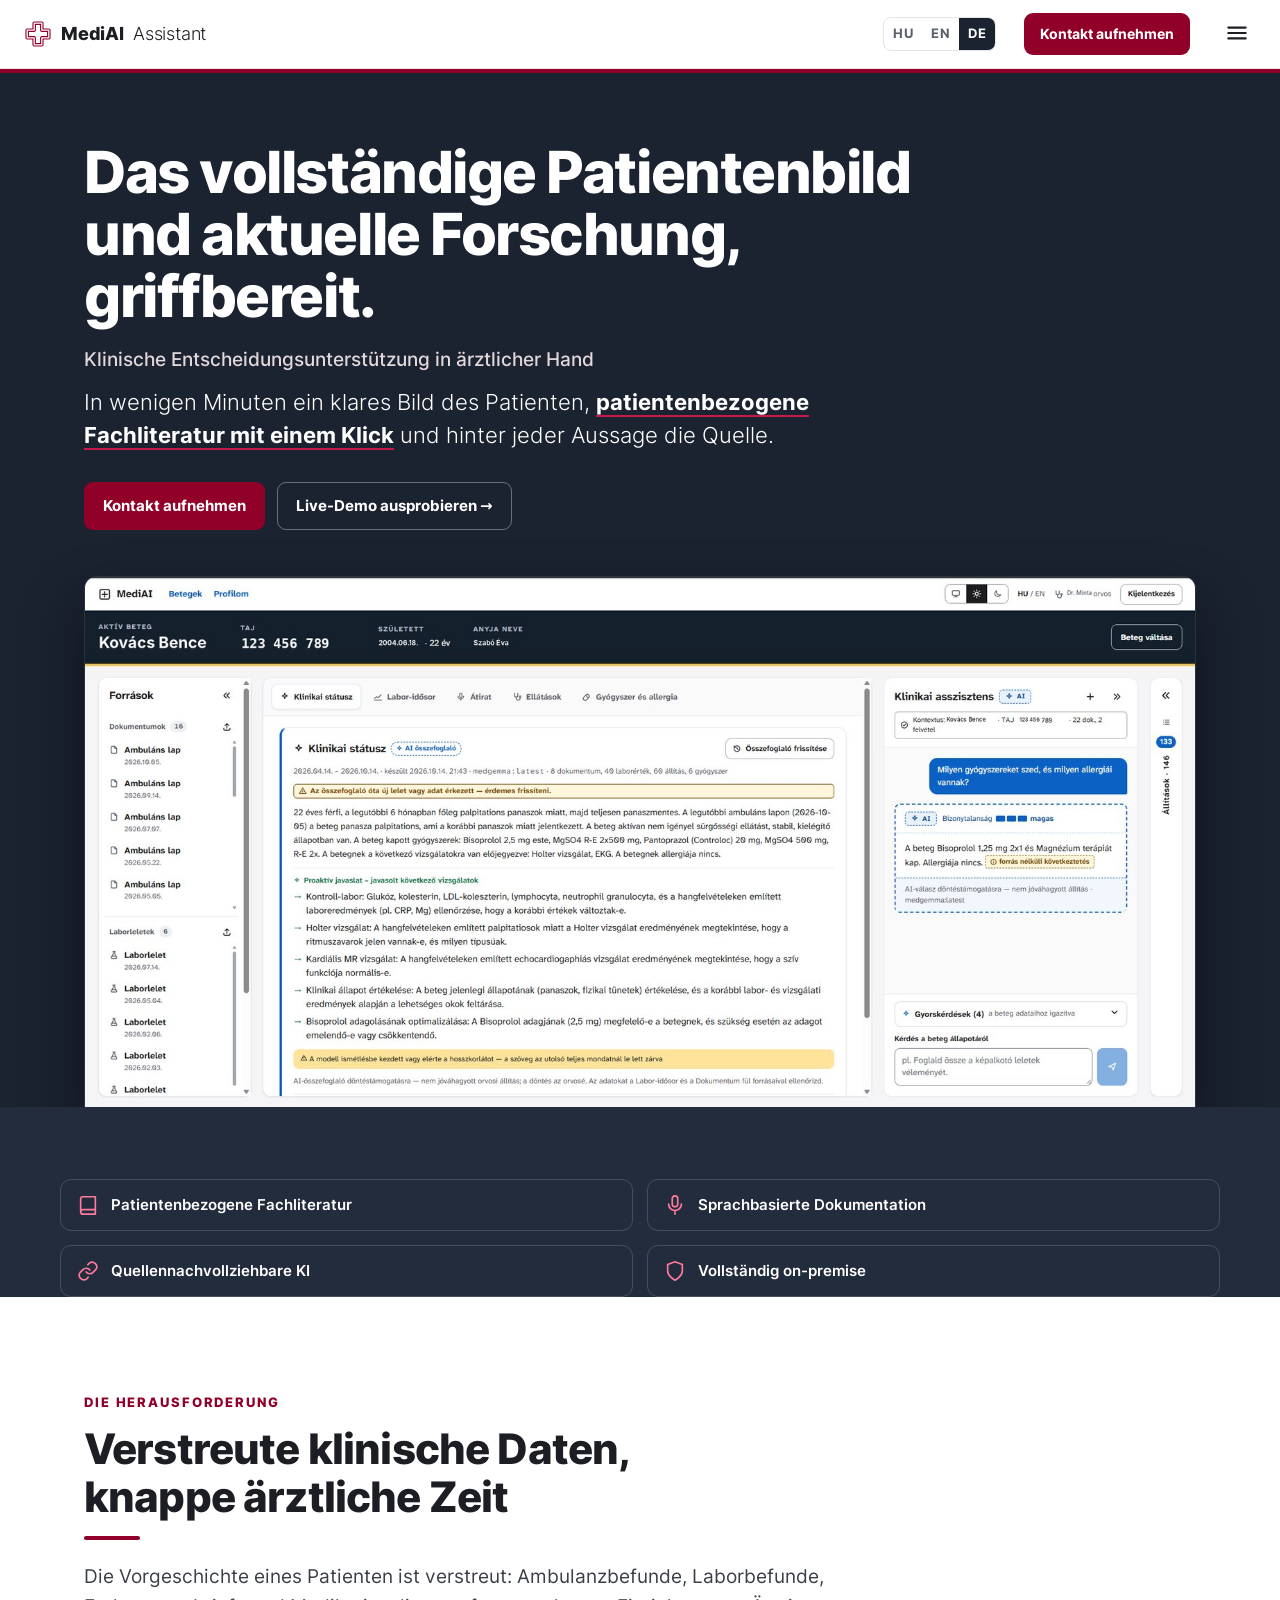
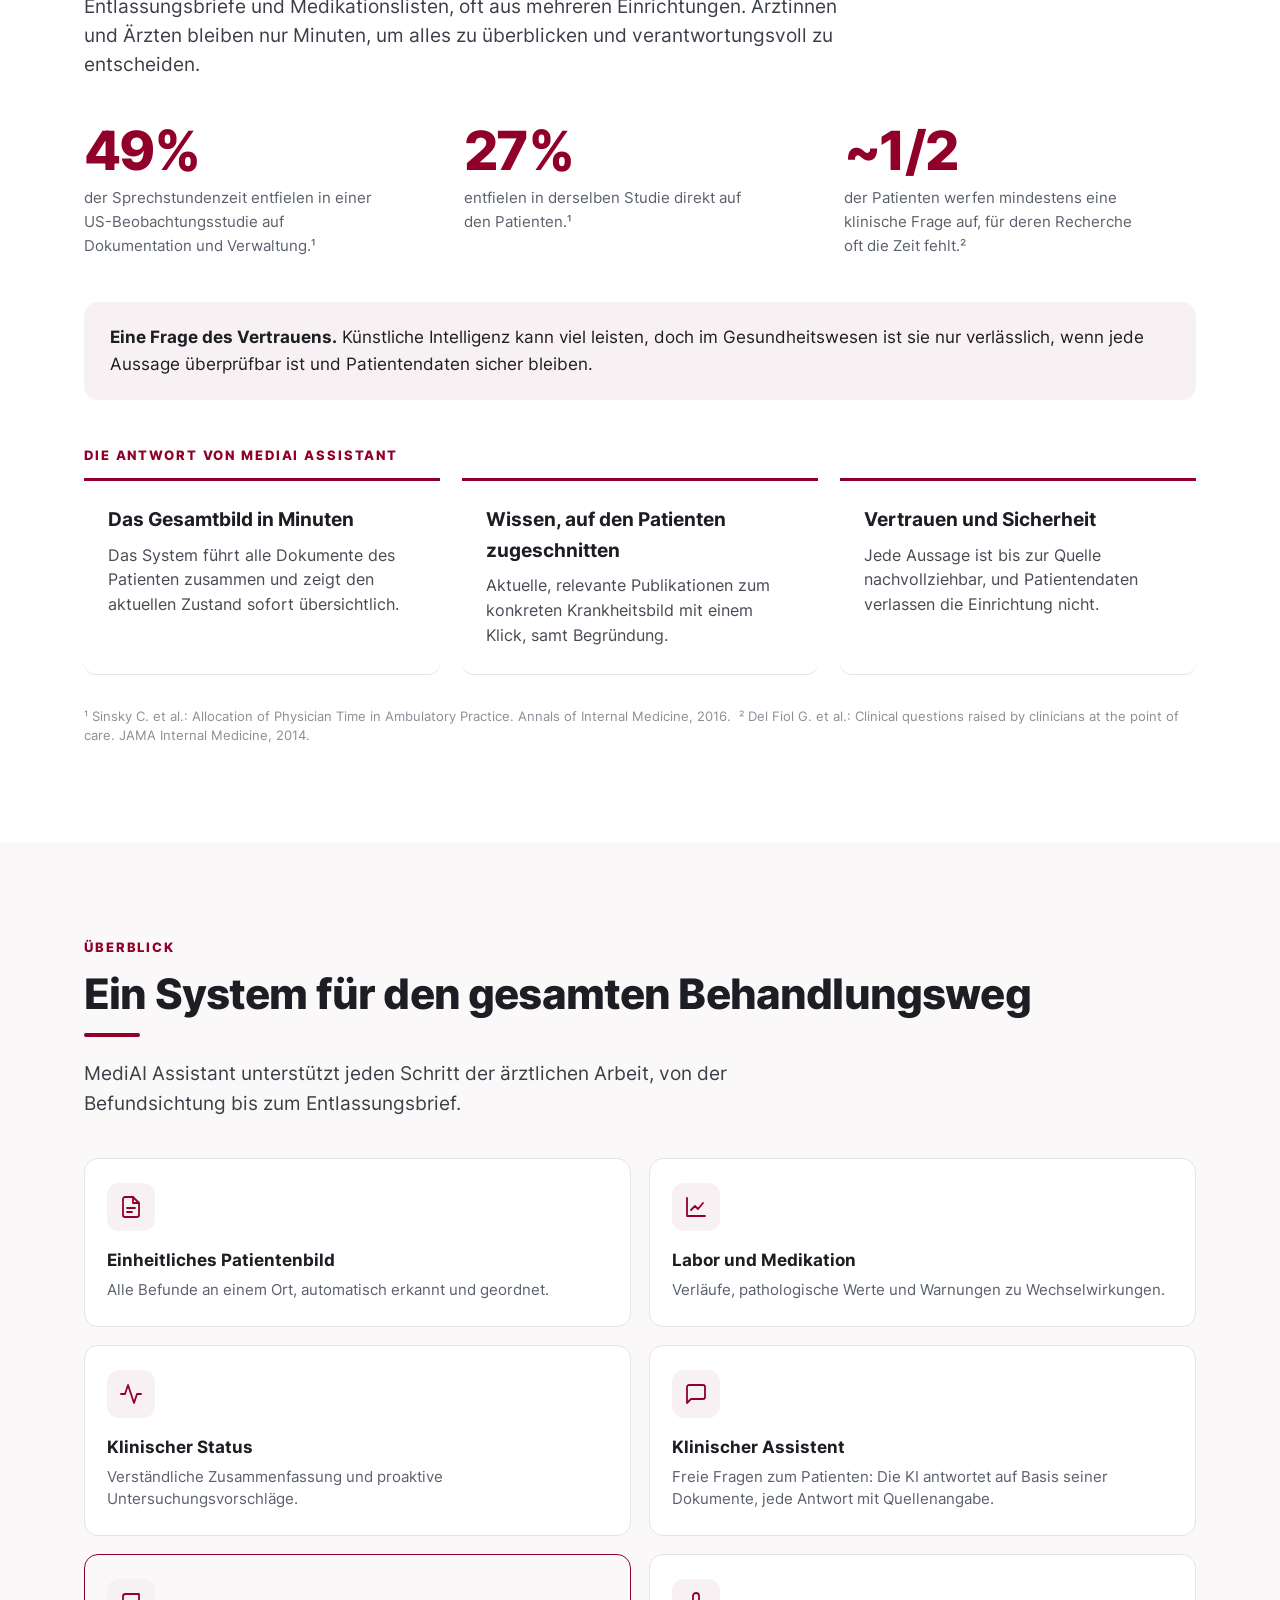
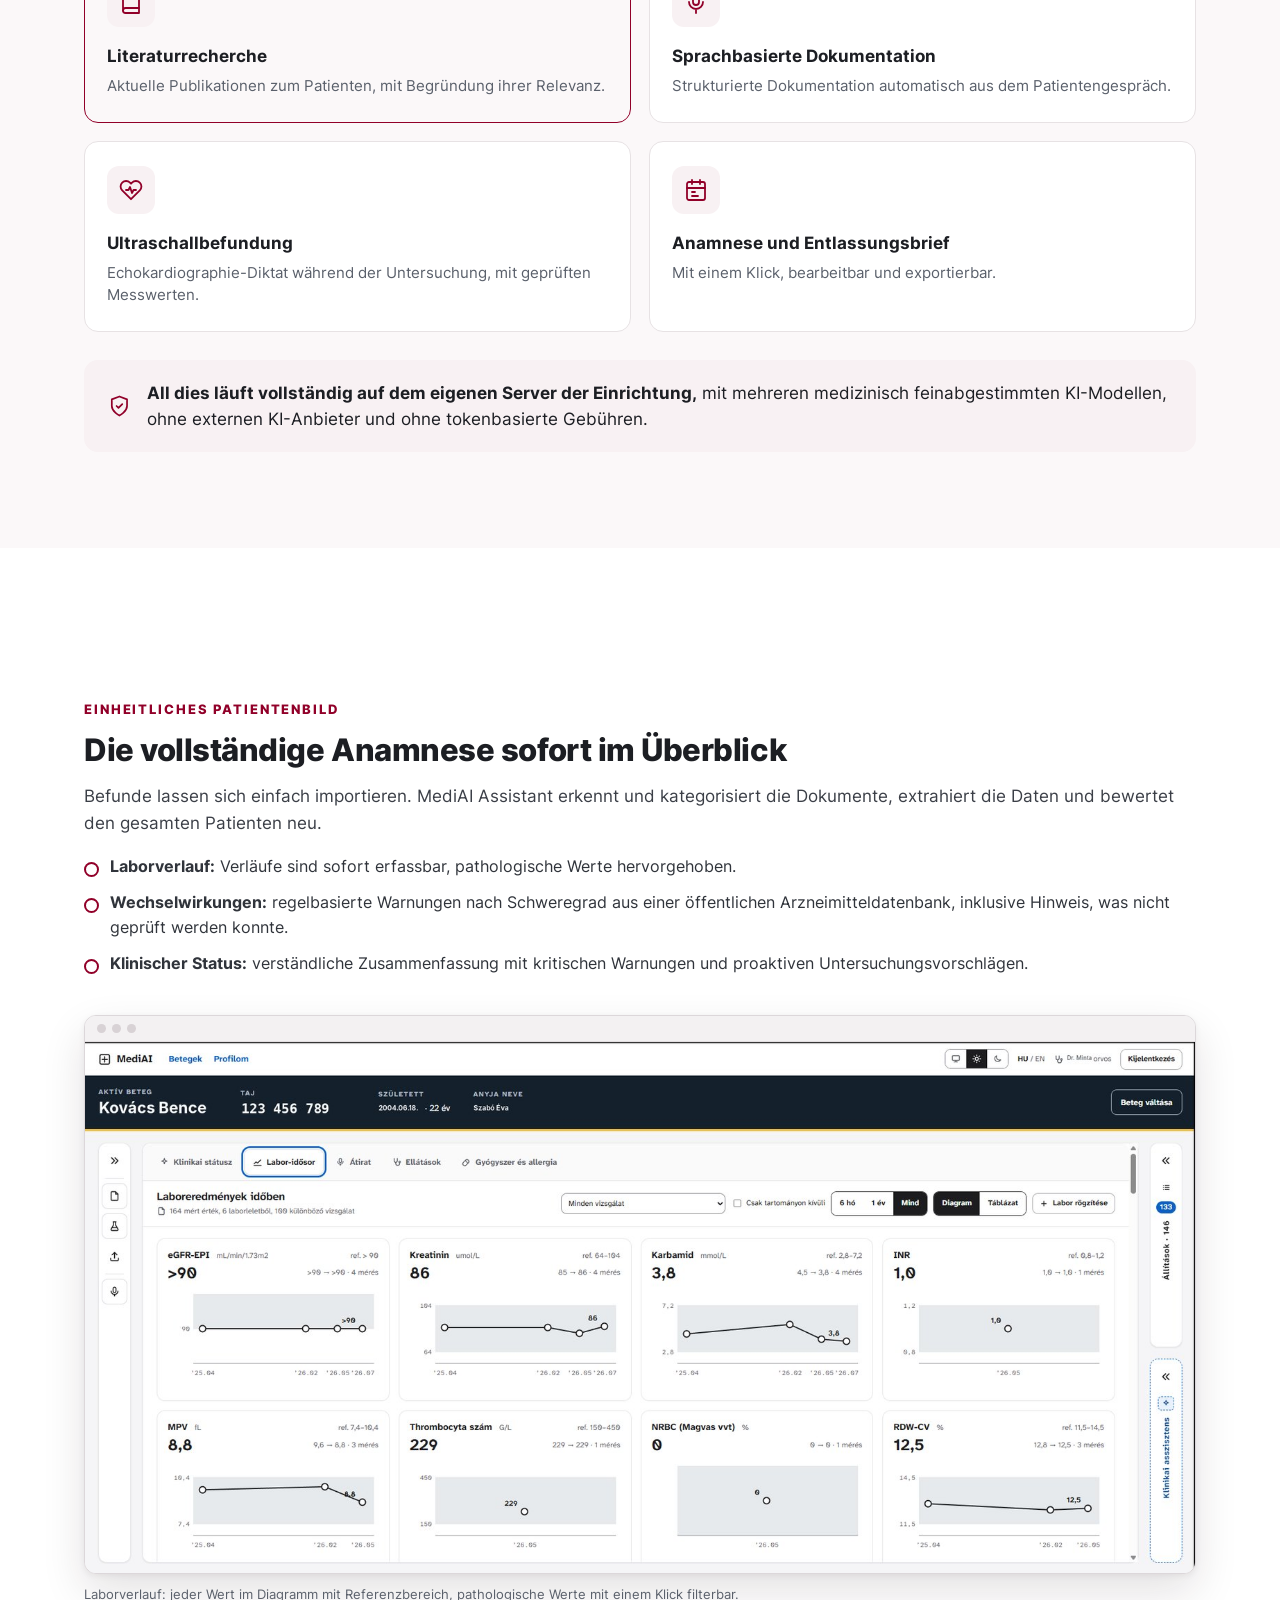
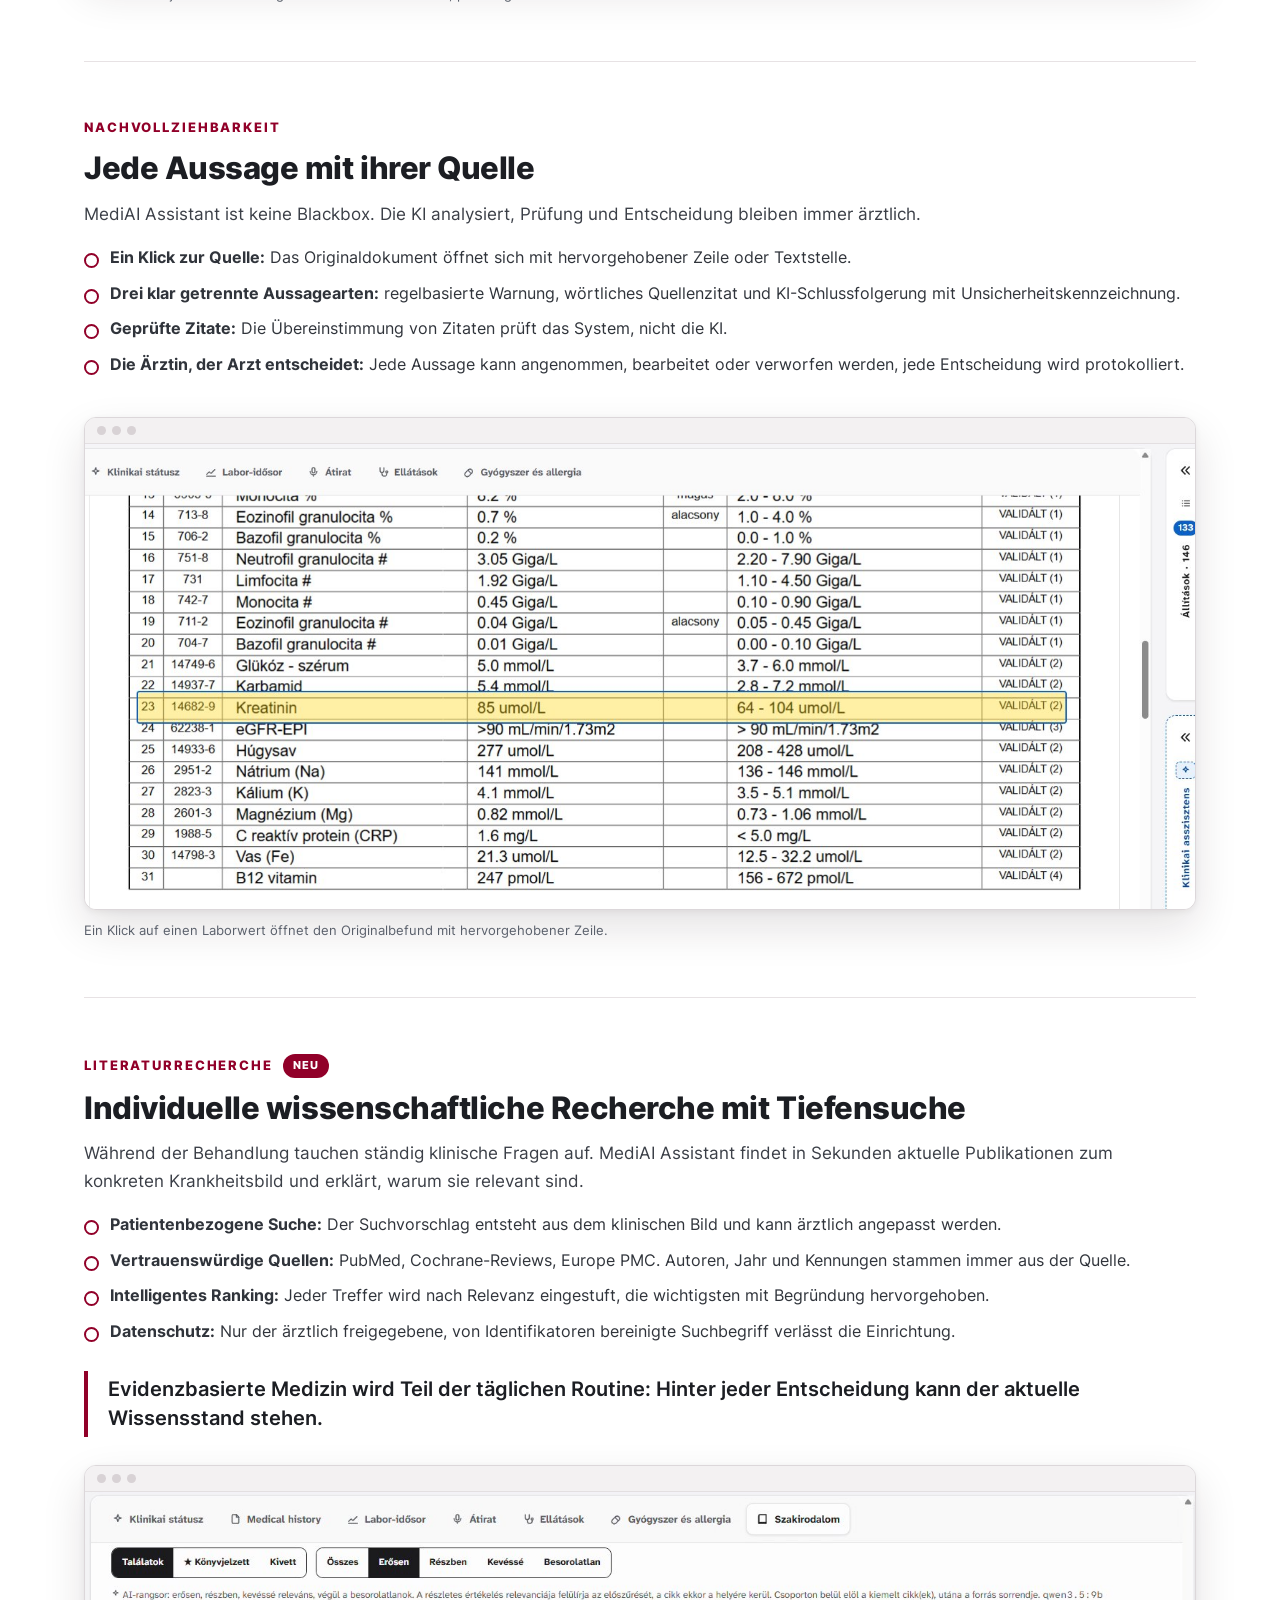
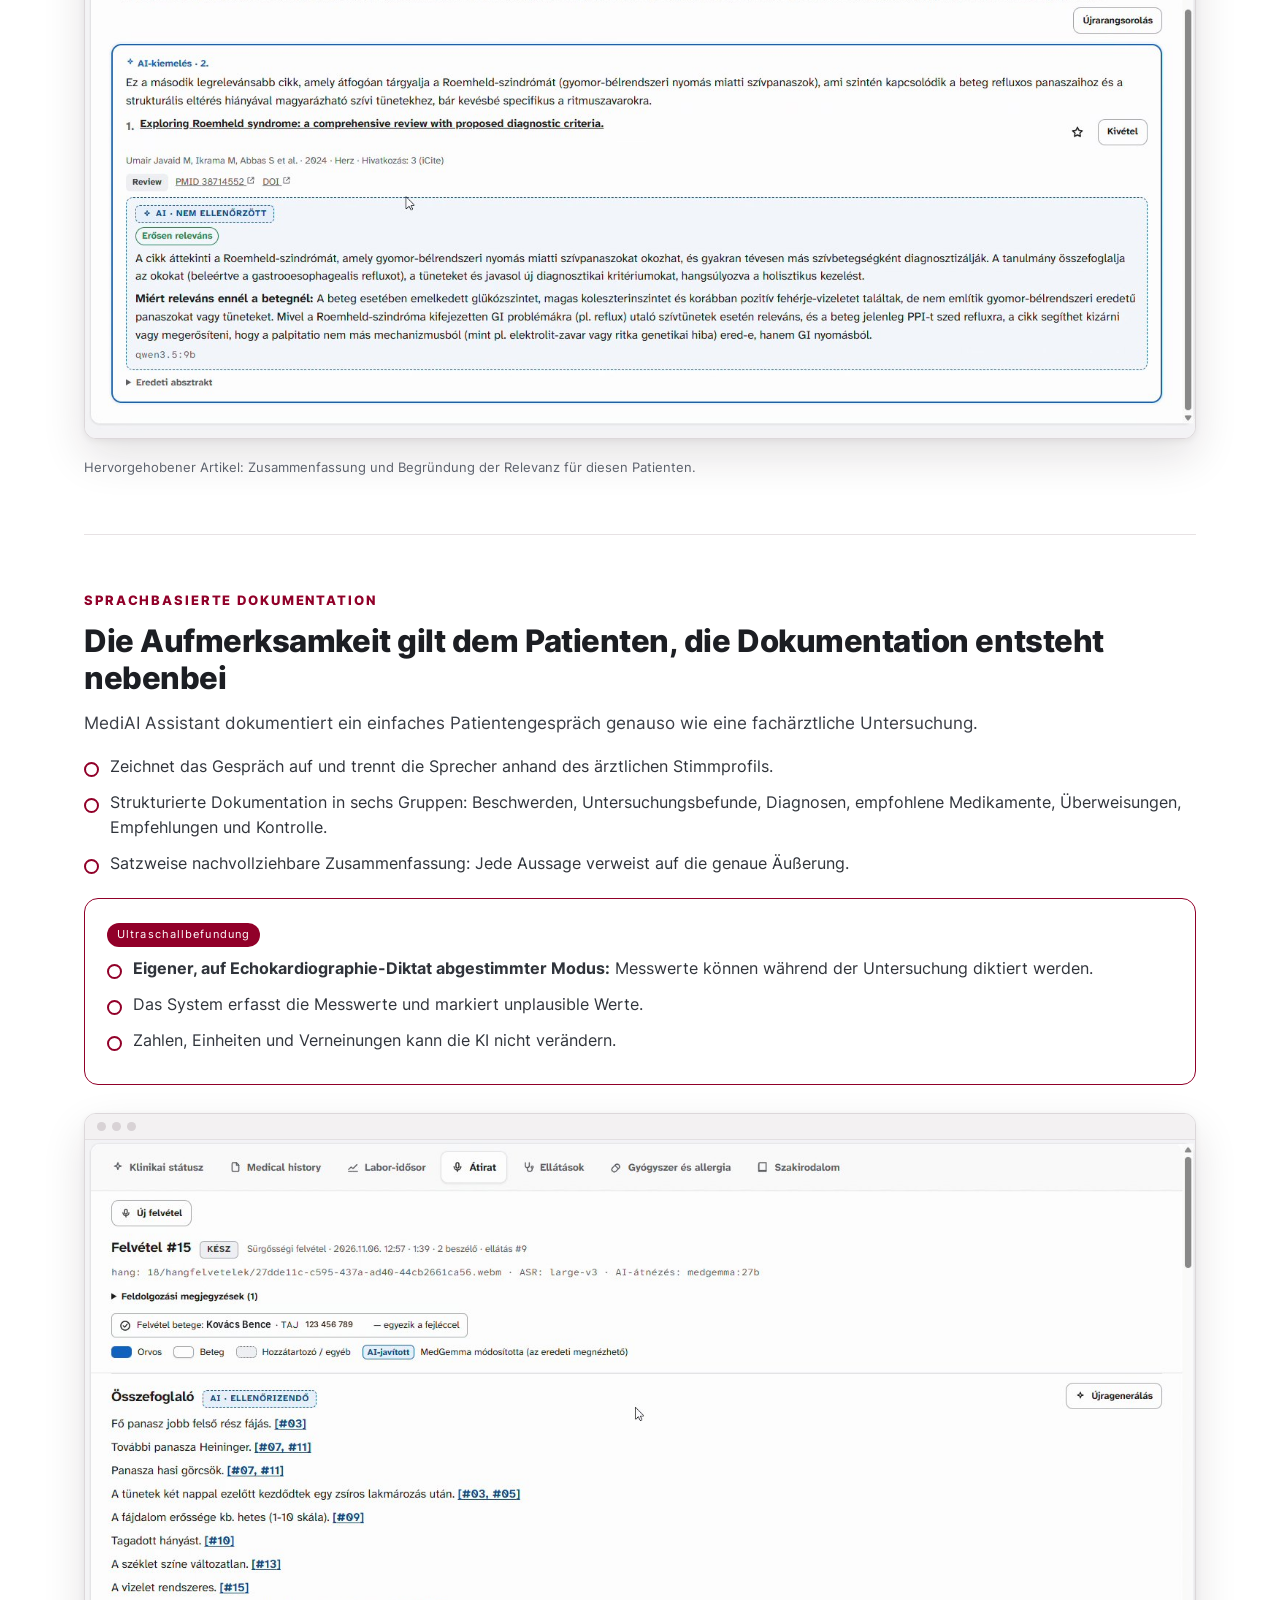
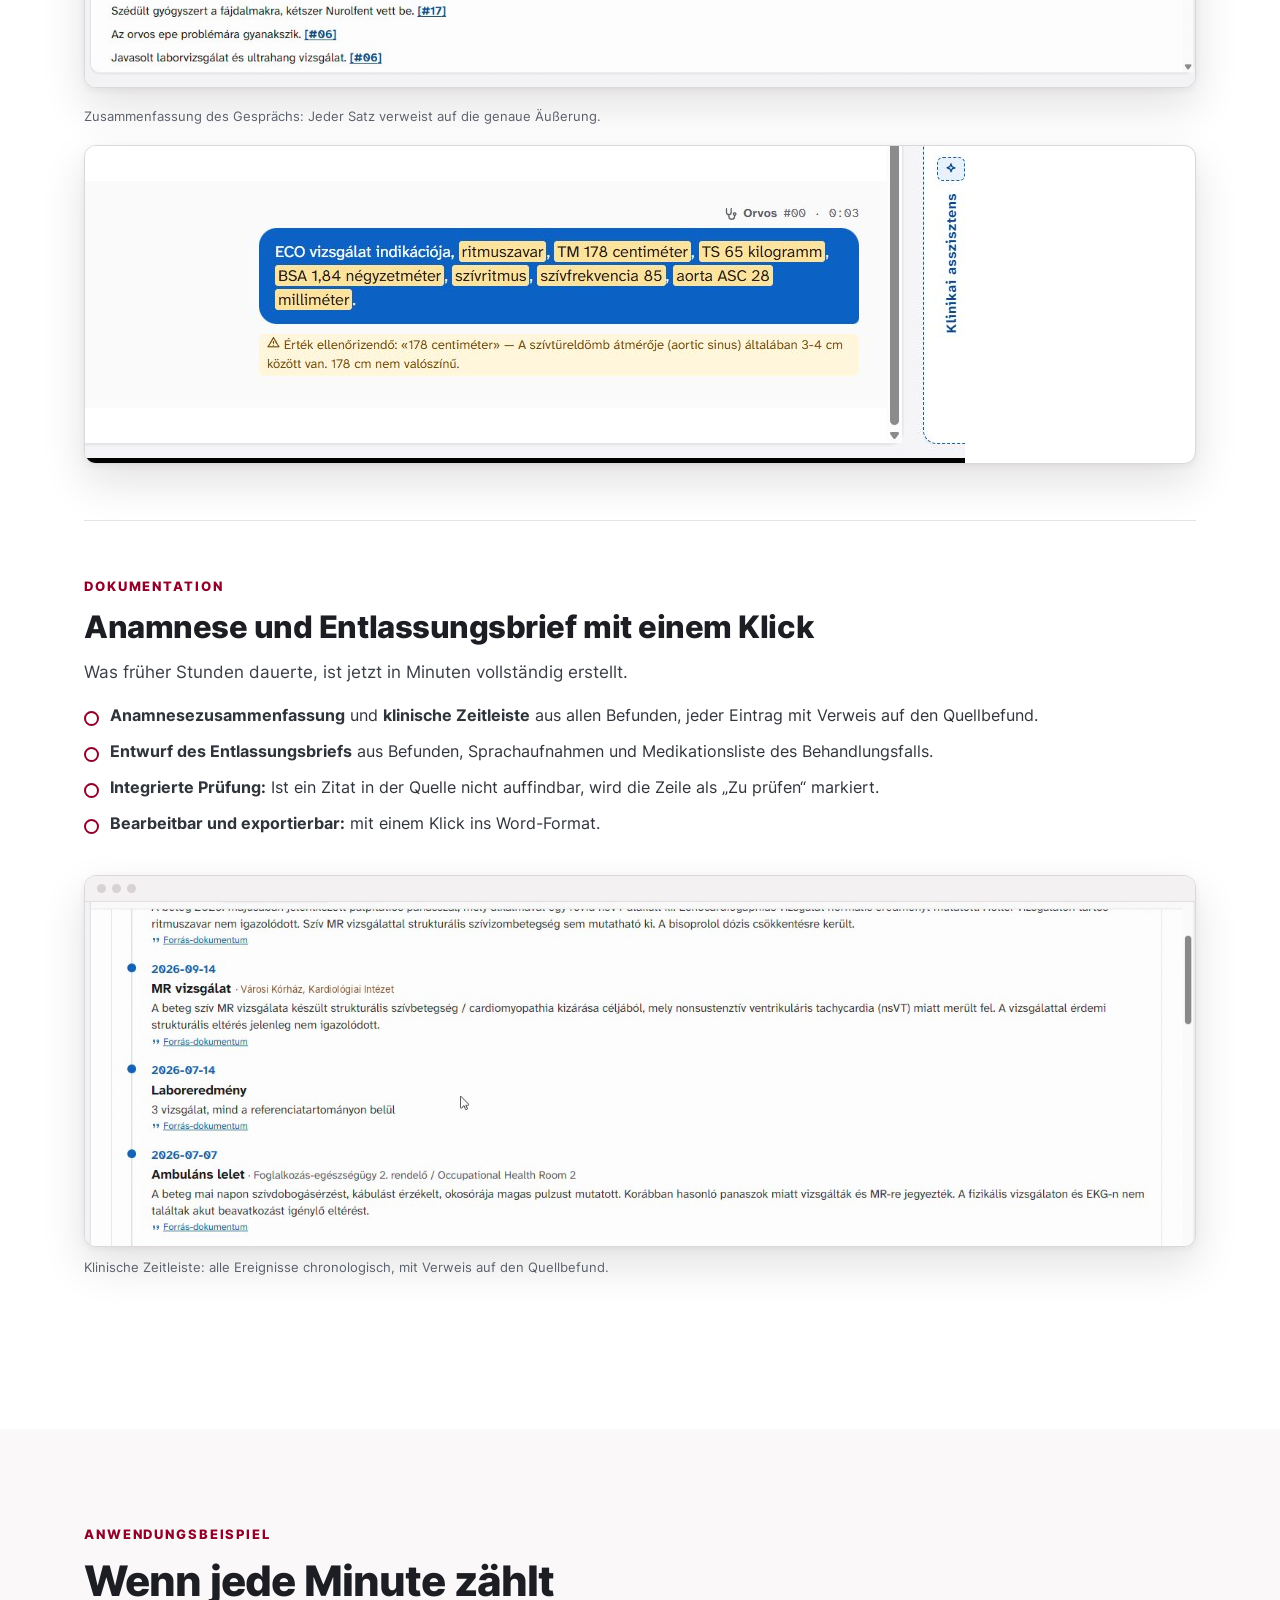
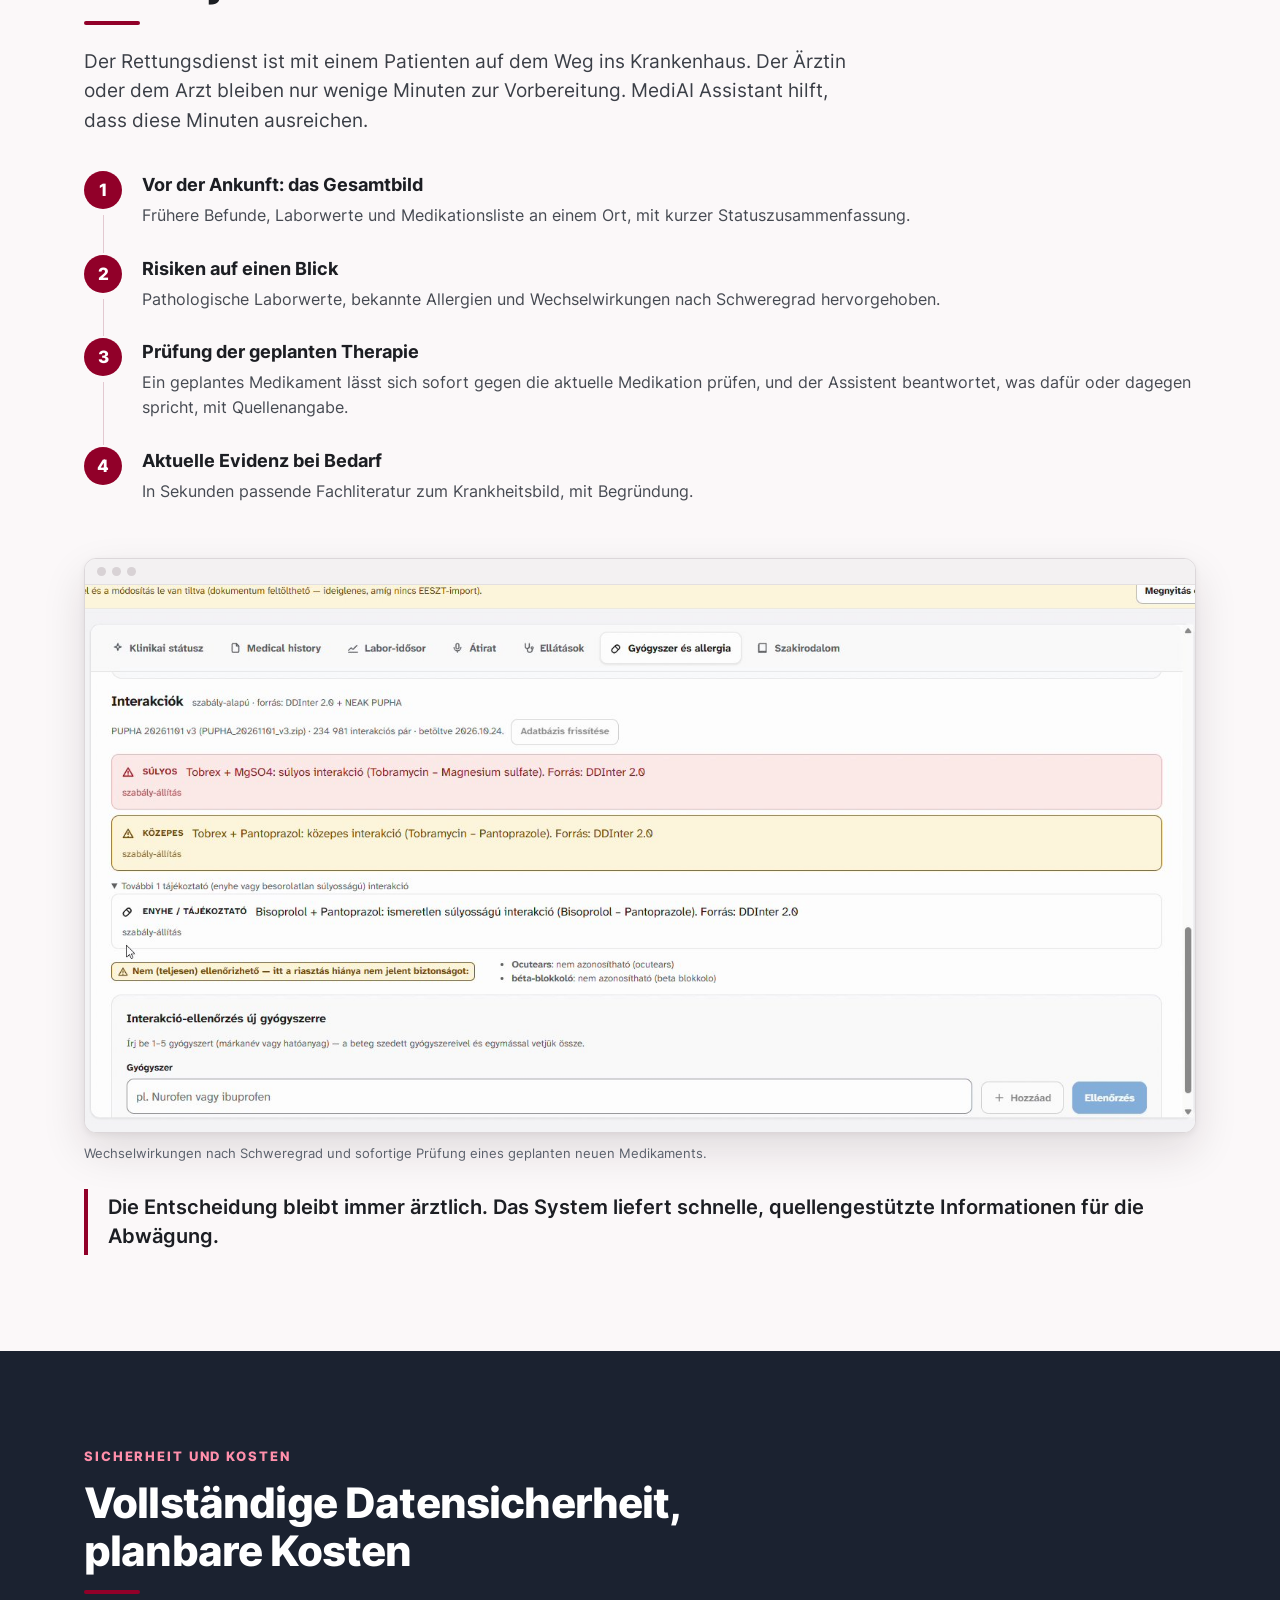
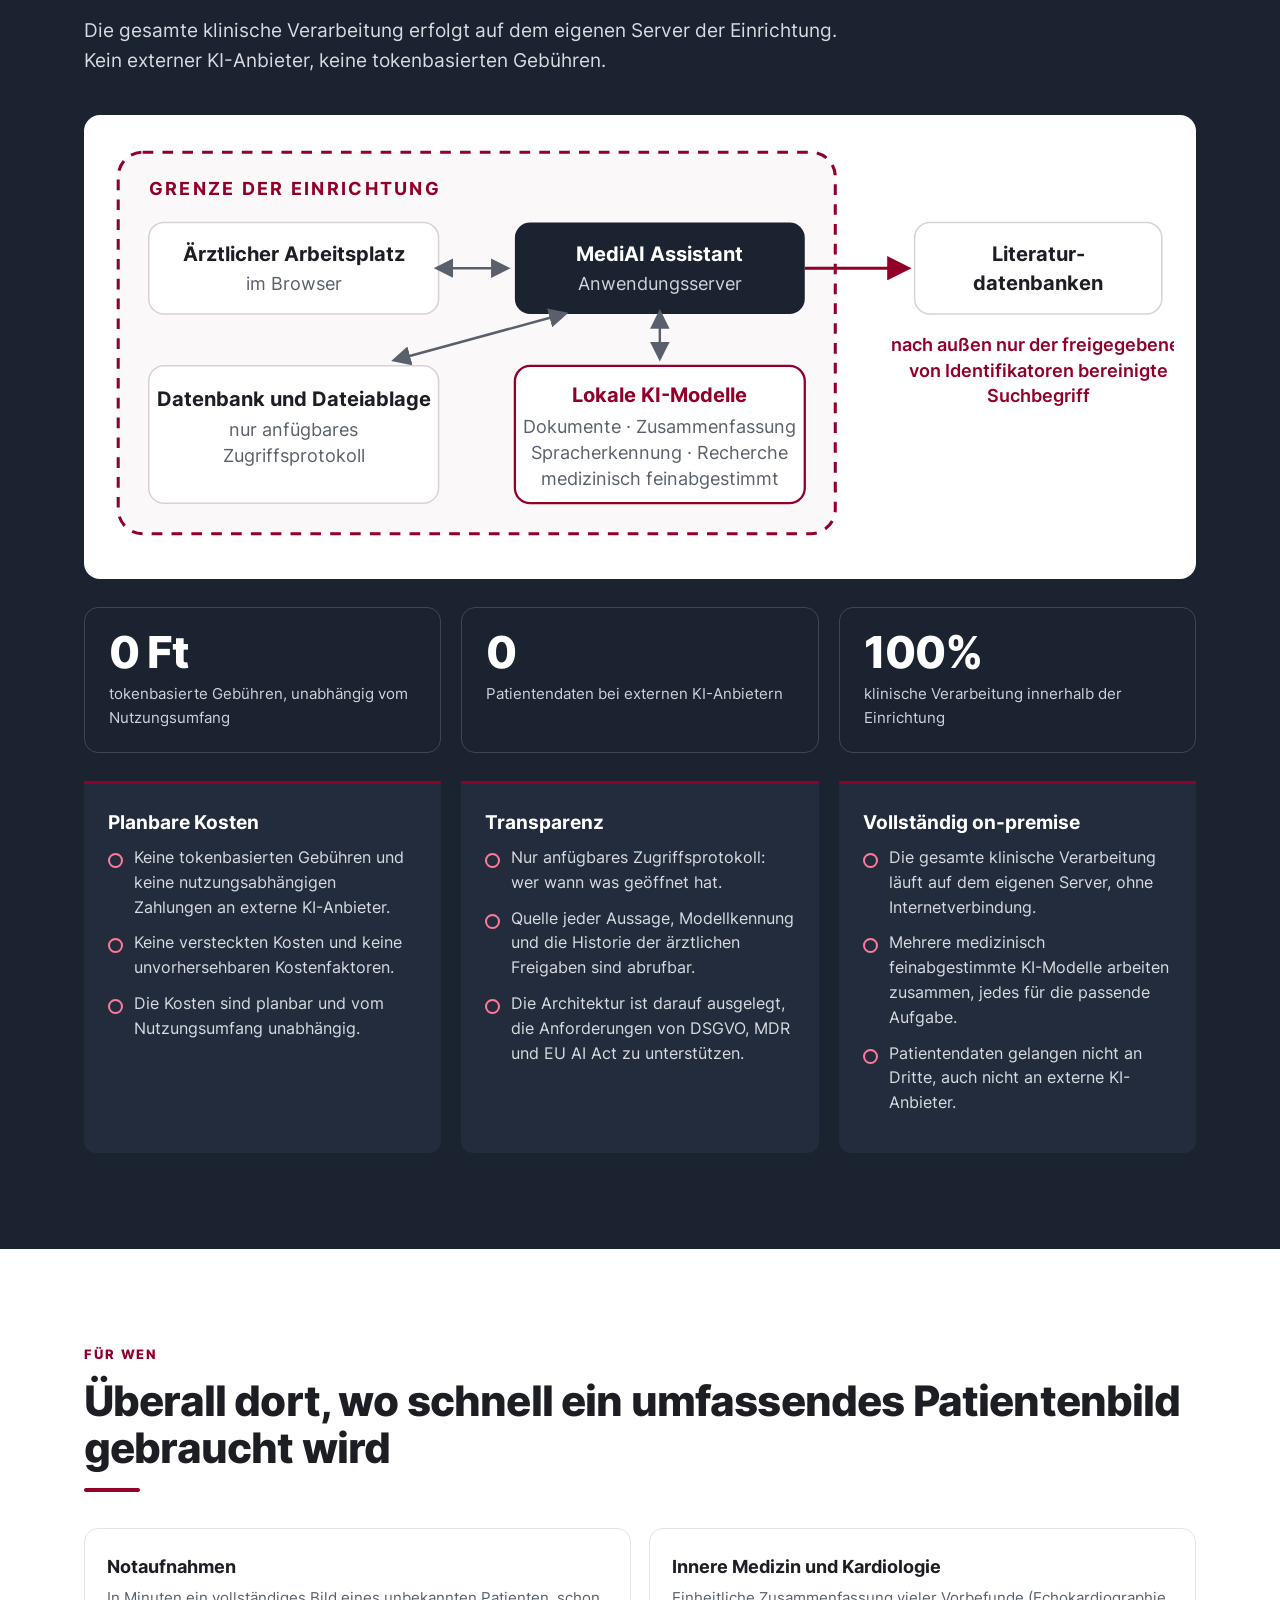
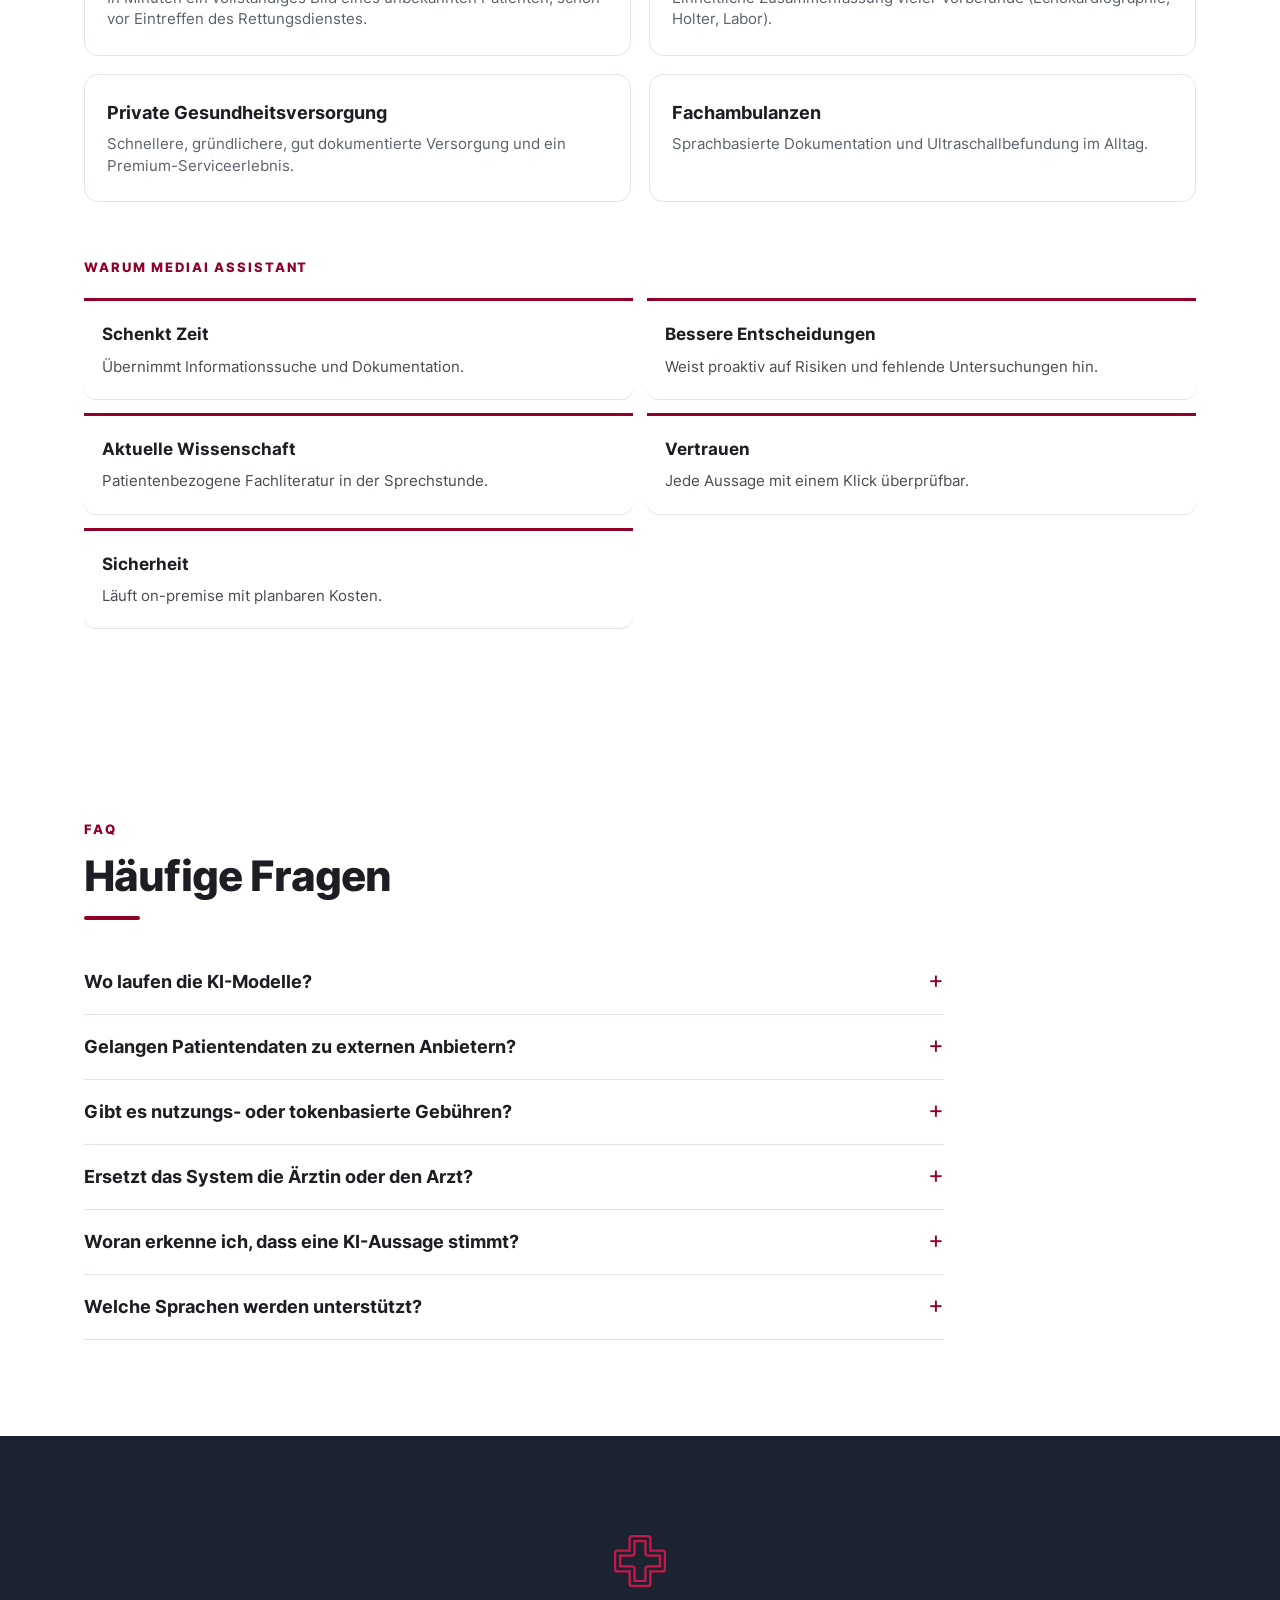
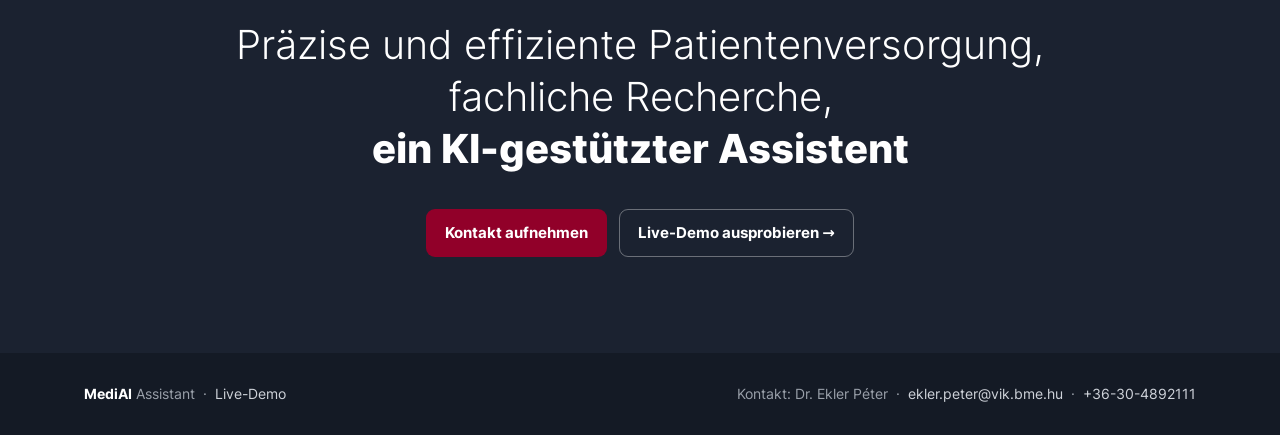
<file: de/index.html>
<!DOCTYPE html>
<html lang="de">
<head>
<meta charset="utf-8">
<meta name="viewport" content="width=device-width, initial-scale=1">
<title>MediAI Assistant | Klinische Entscheidungsunterstützung in ärztlicher Hand</title>
<meta name="description" content="Das vollständige Patientenbild und aktuelle, patientenbezogene wissenschaftliche Recherche, mit quellennachvollziehbarer KI, vollständig auf dem eigenen Server der Einrichtung.">
<link rel="alternate" hreflang="hu" href="../">
<link rel="alternate" hreflang="en" href="../en/">
<link rel="alternate" hreflang="de" href="../de/">
<link rel="icon" href="../assets/favicon.svg" type="image/svg+xml">
<link rel="stylesheet" href="../assets/fonts/inter.css">
<link rel="stylesheet" href="../assets/site.css">
</head>
<body>
<header class="hdr">
  <div class="wrap">
    <a class="logo" href="index.html"><svg width="28" height="28" viewBox="0 0 44 44" aria-hidden="true"><path d="M16 5h12v11h11v12H28v11H16V28H5V16h11z" fill="none" stroke="#910029" stroke-width="5.5" stroke-linejoin="round"/><path d="M16 5h12v11h11v12H28v11H16V28H5V16h11z" fill="none" stroke="#fff" stroke-width="2" stroke-linejoin="round"/></svg>MediAI <span>Assistant</span></a>
    <nav class="nav" id="nav" onclick="if(event.target.closest('a'))this.classList.remove('open')">
      <a href="#funkciok">Funktionen</a>
      <a href="#kutatas">Patientenbezogene Recherche</a>
      <a href="#hang">Sprachdokumentation</a>
      <a href="#biztonsag">Sicherheit</a>
      <a href="#gyik">FAQ</a>
      <a href="#demo" class="navdemo"><i></i>Live-Demo</a>
    </nav>
    <div class="lang"><a href="../index.html" class="" hreflang="hu">HU</a><a href="../en/index.html" class="" hreflang="en">EN</a><a href="../de/index.html" class="on" hreflang="de">DE</a></div>
    <a class="btn btn-red" href="mailto:ekler.peter@vik.bme.hu?subject=Anfrage%3A%20MediAI%20Assistant">Kontakt aufnehmen</a>
    <button class="burger" aria-label="Menu" onclick="document.getElementById('nav').classList.toggle('open')"><svg width="26" height="26" viewBox="0 0 24 24" fill="none" stroke="#1c1e23" stroke-width="2" stroke-linecap="round"><path d="M4 7h16M4 12h16M4 17h16"/></svg></button>
  </div>
</header>

<div id="pageMain">
<section class="hero">
  <div class="wrap">
    <h1>Das vollständige Patientenbild und aktuelle Forschung, griffbereit.</h1>
    <div class="sub">Klinische Entscheidungsunterstützung in ärztlicher Hand</div>
    <p class="claim">In wenigen Minuten ein klares Bild des Patienten, <b>patientenbezogene Fachliteratur mit einem Klick</b> und hinter jeder Aussage die Quelle.</p>
    <div class="ctas">
      <a class="btn btn-red" href="mailto:ekler.peter@vik.bme.hu?subject=Anfrage%3A%20MediAI%20Assistant">Kontakt aufnehmen</a>
      <a class="btn btn-ghost" href="#demo">Live-Demo ausprobieren &rarr;</a>
    </div>
    <div class="shot"><img src="../assets/img/cover.jpg" alt="MediAI Assistant" width="1600" height="765"></div>
  </div>
  <div class="heroband"><div class="wrap chips">
    <div class="chip"><svg width="22" height="22" viewBox="0 0 24 24" fill="none" stroke="#ff7a9c" stroke-width="1.8" stroke-linecap="round" stroke-linejoin="round"><path d="M4 19.5A2.5 2.5 0 0 1 6.5 17H20V3H6.5A2.5 2.5 0 0 0 4 5.5z"/><path d="M4 19.5A2.5 2.5 0 0 0 6.5 22H20v-5"/></svg>Patientenbezogene Fachliteratur</div>
    <div class="chip"><svg width="22" height="22" viewBox="0 0 24 24" fill="none" stroke="#ff7a9c" stroke-width="1.8" stroke-linecap="round" stroke-linejoin="round"><rect x="9" y="2" width="6" height="12" rx="3"/><path d="M5 11a7 7 0 0 0 14 0M12 18v4"/></svg>Sprachbasierte Dokumentation</div>
    <div class="chip"><svg width="22" height="22" viewBox="0 0 24 24" fill="none" stroke="#ff7a9c" stroke-width="1.8" stroke-linecap="round" stroke-linejoin="round"><path d="M10 13a5 5 0 0 0 7.5.5l3-3a5 5 0 0 0-7-7l-1.7 1.7"/><path d="M14 11a5 5 0 0 0-7.5-.5l-3 3a5 5 0 0 0 7 7l1.7-1.7"/></svg>Quellennachvollziehbare KI</div>
    <div class="chip"><svg width="22" height="22" viewBox="0 0 24 24" fill="none" stroke="#ff7a9c" stroke-width="1.8" stroke-linecap="round" stroke-linejoin="round"><path d="M12 22s8-4 8-10V5l-8-3-8 3v7c0 6 8 10 8 10z"/></svg>Vollständig on-premise</div>
  </div></div>
</section>

<section class="s">
  <div class="wrap">
    <div class="kick">Die Herausforderung</div>
    <h2>Verstreute klinische Daten,<br>knappe ärztliche Zeit</h2>
    <div class="rule"></div>
    <p class="lead">Die Vorgeschichte eines Patienten ist verstreut: Ambulanzbefunde, Laborbefunde, Entlassungsbriefe und Medikationslisten, oft aus mehreren Einrichtungen. Ärztinnen und Ärzten bleiben nur Minuten, um alles zu überblicken und verantwortungsvoll zu entscheiden.</p>
    <div class="stats">
      <div class="stat"><div class="n">49%</div><div class="t">der Sprechstundenzeit entfielen in einer US-Beobachtungsstudie auf Dokumentation und Verwaltung.¹</div></div>
      <div class="stat"><div class="n">27%</div><div class="t">entfielen in derselben Studie direkt auf den Patienten.¹</div></div>
      <div class="stat"><div class="n">~1/2</div><div class="t">der Patienten werfen mindestens eine klinische Frage auf, für deren Recherche oft die Zeit fehlt.²</div></div>
    </div>
    <div class="trust"><b>Eine Frage des Vertrauens.</b> Künstliche Intelligenz kann viel leisten, doch im Gesundheitswesen ist sie nur verlässlich, wenn jede Aussage überprüfbar ist und Patientendaten sicher bleiben.</div>
    <div class="kick">Die Antwort von MediAI Assistant</div>
    <div class="pillars">
      <div class="pillar"><h3>Das Gesamtbild in Minuten</h3><p>Das System führt alle Dokumente des Patienten zusammen und zeigt den aktuellen Zustand sofort übersichtlich.</p></div>
      <div class="pillar"><h3>Wissen, auf den Patienten zugeschnitten</h3><p>Aktuelle, relevante Publikationen zum konkreten Krankheitsbild mit einem Klick, samt Begründung.</p></div>
      <div class="pillar"><h3>Vertrauen und Sicherheit</h3><p>Jede Aussage ist bis zur Quelle nachvollziehbar, und Patientendaten verlassen die Einrichtung nicht.</p></div>
    </div>
    <p class="fn">¹ Sinsky C. et al.: Allocation of Physician Time in Ambulatory Practice. Annals of Internal Medicine, 2016. &nbsp;² Del Fiol G. et al.: Clinical questions raised by clinicians at the point of care. JAMA Internal Medicine, 2014.</p>
  </div>
</section>

<section class="s alt" id="funkciok">
  <div class="wrap">
    <div class="kick">Überblick</div>
    <h2>Ein System für den gesamten Behandlungsweg</h2>
    <div class="rule"></div>
    <p class="lead">MediAI Assistant unterstützt jeden Schritt der ärztlichen Arbeit, von der Befundsichtung bis zum Entlassungsbrief.</p>
    <div class="tiles">
      <div class="tile"><div class="ic"><svg width="24" height="24" viewBox="0 0 24 24" fill="none" stroke="#910029" stroke-width="1.8" stroke-linecap="round" stroke-linejoin="round"><path d="M14 2H6a2 2 0 0 0-2 2v16a2 2 0 0 0 2 2h12a2 2 0 0 0 2-2V8z"/><path d="M14 2v6h6M8 13h8M8 17h5"/></svg></div><h3>Einheitliches Patientenbild</h3><p>Alle Befunde an einem Ort, automatisch erkannt und geordnet.</p></div>
      <div class="tile"><div class="ic"><svg width="24" height="24" viewBox="0 0 24 24" fill="none" stroke="#910029" stroke-width="1.8" stroke-linecap="round" stroke-linejoin="round"><path d="M3 3v18h18"/><path d="M7 15l4-4 3 3 5-6"/></svg></div><h3>Labor und Medikation</h3><p>Verläufe, pathologische Werte und Warnungen zu Wechselwirkungen.</p></div>
      <div class="tile"><div class="ic"><svg width="24" height="24" viewBox="0 0 24 24" fill="none" stroke="#910029" stroke-width="1.8" stroke-linecap="round" stroke-linejoin="round"><path d="M22 12h-4l-3 9L9 3l-3 9H2"/></svg></div><h3>Klinischer Status</h3><p>Verständliche Zusammenfassung und proaktive Untersuchungsvorschläge.</p></div>
      <div class="tile"><div class="ic"><svg width="24" height="24" viewBox="0 0 24 24" fill="none" stroke="#910029" stroke-width="1.8" stroke-linecap="round" stroke-linejoin="round"><path d="M21 15a2 2 0 0 1-2 2H7l-4 4V5a2 2 0 0 1 2-2h14a2 2 0 0 1 2 2z"/></svg></div><h3>Klinischer Assistent</h3><p>Freie Fragen zum Patienten: Die KI antwortet auf Basis seiner Dokumente, jede Antwort mit Quellenangabe.</p></div>
      <div class="tile hl"><div class="ic"><svg width="24" height="24" viewBox="0 0 24 24" fill="none" stroke="#910029" stroke-width="1.8" stroke-linecap="round" stroke-linejoin="round"><path d="M4 19.5A2.5 2.5 0 0 1 6.5 17H20V3H6.5A2.5 2.5 0 0 0 4 5.5z"/><path d="M4 19.5A2.5 2.5 0 0 0 6.5 22H20v-5"/></svg></div><h3>Literaturrecherche</h3><p>Aktuelle Publikationen zum Patienten, mit Begründung ihrer Relevanz.</p></div>
      <div class="tile"><div class="ic"><svg width="24" height="24" viewBox="0 0 24 24" fill="none" stroke="#910029" stroke-width="1.8" stroke-linecap="round" stroke-linejoin="round"><rect x="9" y="2" width="6" height="12" rx="3"/><path d="M5 11a7 7 0 0 0 14 0M12 18v4"/></svg></div><h3>Sprachbasierte Dokumentation</h3><p>Strukturierte Dokumentation automatisch aus dem Patientengespräch.</p></div>
      <div class="tile"><div class="ic"><svg width="24" height="24" viewBox="0 0 24 24" fill="none" stroke="#910029" stroke-width="1.8" stroke-linecap="round" stroke-linejoin="round"><path d="M20.8 4.6a5.5 5.5 0 0 0-7.8 0L12 5.7l-1-1.1a5.5 5.5 0 0 0-7.8 7.8L12 21.2l8.8-8.8a5.5 5.5 0 0 0 0-7.8z"/><path d="M7 12h2.5l1.5-3 2 6 1.5-3H17"/></svg></div><h3>Ultraschallbefundung</h3><p>Echokardiographie-Diktat während der Untersuchung, mit geprüften Messwerten.</p></div>
      <div class="tile"><div class="ic"><svg width="24" height="24" viewBox="0 0 24 24" fill="none" stroke="#910029" stroke-width="1.8" stroke-linecap="round" stroke-linejoin="round"><rect x="3" y="4" width="18" height="18" rx="2"/><path d="M16 2v4M8 2v4M3 10h18M8 14h3M8 18h6"/></svg></div><h3>Anamnese und Entlassungsbrief</h3><p>Mit einem Klick, bearbeitbar und exportierbar.</p></div>
    </div>
    <div class="local"><svg width="34" height="34" viewBox="0 0 24 24" fill="none" stroke="#910029" stroke-width="1.8" stroke-linecap="round" stroke-linejoin="round"><path d="M12 22s8-4 8-10V5l-8-3-8 3v7c0 6 8 10 8 10z"/><path d="M9 12l2 2 4-4"/></svg><p><b>All dies läuft vollständig auf dem eigenen Server der Einrichtung,</b> mit mehreren medizinisch feinabgestimmten KI-Modellen, ohne externen KI-Anbieter und ohne tokenbasierte Gebühren.</p></div>
  </div>
</section>


<section class="s">
  <div class="wrap">
    <div class="feat">
      <div class="txt">
        <div class="kick">Einheitliches Patientenbild</div>
        <h3>Die vollständige Anamnese sofort im Überblick</h3>
        <p class="ftxt">Befunde lassen sich einfach importieren. MediAI Assistant erkennt und kategorisiert die Dokumente, extrahiert die Daten und bewertet den gesamten Patienten neu.</p>
        <ul class="pts"><li><b>Laborverlauf:</b> Verläufe sind sofort erfassbar, pathologische Werte hervorgehoben.</li><li><b>Wechselwirkungen:</b> regelbasierte Warnungen nach Schweregrad aus einer öffentlichen Arzneimitteldatenbank, inklusive Hinweis, was nicht geprüft werden konnte.</li><li><b>Klinischer Status:</b> verständliche Zusammenfassung mit kritischen Warnungen und proaktiven Untersuchungsvorschlägen.</li></ul>
      </div>
      <div><div class="frame"><div class="bar"><i></i><i></i><i></i></div><img src="../assets/img/labor.jpg" alt="" loading="lazy"></div><div class="cap">Laborverlauf: jeder Wert im Diagramm mit Referenzbereich, pathologische Werte mit einem Klick filterbar.</div></div>
    </div>
    <div class="feat rev">
      <div class="txt">
        <div class="kick">Nachvollziehbarkeit</div>
        <h3>Jede Aussage mit ihrer Quelle</h3>
        <p class="ftxt">MediAI Assistant ist keine Blackbox. Die KI analysiert, Prüfung und Entscheidung bleiben immer ärztlich.</p>
        <ul class="pts"><li><b>Ein Klick zur Quelle:</b> Das Originaldokument öffnet sich mit hervorgehobener Zeile oder Textstelle.</li><li><b>Drei klar getrennte Aussagearten:</b> regelbasierte Warnung, wörtliches Quellenzitat und KI-Schlussfolgerung mit Unsicherheitskennzeichnung.</li><li><b>Geprüfte Zitate:</b> Die Übereinstimmung von Zitaten prüft das System, nicht die KI.</li><li><b>Die Ärztin, der Arzt entscheidet:</b> Jede Aussage kann angenommen, bearbeitet oder verworfen werden, jede Entscheidung wird protokolliert.</li></ul>
      </div>
      <div><div class="frame"><div class="bar"><i></i><i></i><i></i></div><img src="../assets/img/pdfrow.jpg" alt="" loading="lazy"></div><div class="cap">Ein Klick auf einen Laborwert öffnet den Originalbefund mit hervorgehobener Zeile.</div></div>
    </div>
    <div class="feat" id="kutatas">
      <div class="txt">
        <div class="kick">Literaturrecherche <span class="tag">Neu</span></div>
        <h3>Individuelle wissenschaftliche Recherche mit Tiefensuche</h3>
        <p class="ftxt">Während der Behandlung tauchen ständig klinische Fragen auf. MediAI Assistant findet in Sekunden aktuelle Publikationen zum konkreten Krankheitsbild und erklärt, warum sie relevant sind.</p>
        <ul class="pts"><li><b>Patientenbezogene Suche:</b> Der Suchvorschlag entsteht aus dem klinischen Bild und kann ärztlich angepasst werden.</li><li><b>Vertrauenswürdige Quellen:</b> PubMed, Cochrane-Reviews, Europe PMC. Autoren, Jahr und Kennungen stammen immer aus der Quelle.</li><li><b>Intelligentes Ranking:</b> Jeder Treffer wird nach Relevanz eingestuft, die wichtigsten mit Begründung hervorgehoben.</li><li><b>Datenschutz:</b> Nur der ärztlich freigegebene, von Identifikatoren bereinigte Suchbegriff verlässt die Einrichtung.</li></ul>
        <div class="quote">Evidenzbasierte Medizin wird Teil der täglichen Routine: Hinter jeder Entscheidung kann der aktuelle Wissensstand stehen.</div>
      </div>
      <div class="stack">
        <div class="frame"><div class="bar"><i></i><i></i><i></i></div><img src="../assets/img/research_r.jpg" alt="" loading="lazy"></div>
        <div class="cap">Hervorgehobener Artikel: Zusammenfassung und Begründung der Relevanz für diesen Patienten.</div>
      </div>
    </div>
    <div class="feat rev" id="hang">
      <div class="txt">
        <div class="kick">Sprachbasierte Dokumentation</div>
        <h3>Die Aufmerksamkeit gilt dem Patienten, die Dokumentation entsteht nebenbei</h3>
        <p class="ftxt">MediAI Assistant dokumentiert ein einfaches Patientengespräch genauso wie eine fachärztliche Untersuchung.</p>
        <ul class="pts"><li>Zeichnet das Gespräch auf und trennt die Sprecher anhand des ärztlichen Stimmprofils.</li><li>Strukturierte Dokumentation in sechs Gruppen: Beschwerden, Untersuchungsbefunde, Diagnosen, empfohlene Medikamente, Überweisungen, Empfehlungen und Kontrolle.</li><li>Satzweise nachvollziehbare Zusammenfassung: Jede Aussage verweist auf die genaue Äußerung.</li></ul>
        <div class="echo"><span class="tag">Ultraschallbefundung</span>
          <ul class="pts"><li><b>Eigener, auf Echokardiographie-Diktat abgestimmter Modus:</b> Messwerte können während der Untersuchung diktiert werden.</li><li>Das System erfasst die Messwerte und markiert unplausible Werte.</li><li>Zahlen, Einheiten und Verneinungen kann die KI nicht verändern.</li></ul>
        </div>
      </div>
      <div class="stack">
        <div class="frame"><div class="bar"><i></i><i></i><i></i></div><img src="../assets/img/consult_sum.jpg" alt="" loading="lazy"></div>
        <div class="cap">Zusammenfassung des Gesprächs: Jeder Satz verweist auf die genaue Äußerung.</div>
        <div class="frame"><img src="../assets/img/echo_tr.jpg" alt="" loading="lazy"></div>
      </div>
    </div>
    <div class="feat">
      <div class="txt">
        <div class="kick">Dokumentation</div>
        <h3>Anamnese und Entlassungsbrief mit einem Klick</h3>
        <p class="ftxt">Was früher Stunden dauerte, ist jetzt in Minuten vollständig erstellt.</p>
        <ul class="pts"><li><b>Anamnesezusammenfassung</b> und <b>klinische Zeitleiste</b> aus allen Befunden, jeder Eintrag mit Verweis auf den Quellbefund.</li><li><b>Entwurf des Entlassungsbriefs</b> aus Befunden, Sprachaufnahmen und Medikationsliste des Behandlungsfalls.</li><li><b>Integrierte Prüfung:</b> Ist ein Zitat in der Quelle nicht auffindbar, wird die Zeile als „Zu prüfen“ markiert.</li><li><b>Bearbeitbar und exportierbar:</b> mit einem Klick ins Word-Format.</li></ul>
      </div>
      <div><div class="frame"><div class="bar"><i></i><i></i><i></i></div><img src="../assets/img/history.jpg" alt="" loading="lazy"></div><div class="cap">Klinische Zeitleiste: alle Ereignisse chronologisch, mit Verweis auf den Quellbefund.</div></div>
    </div>
  </div>
</section>

<section class="s alt">
  <div class="wrap">
    <div class="kick">Anwendungsbeispiel</div>
    <h2>Wenn jede Minute zählt</h2>
    <div class="rule"></div>
    <p class="lead">Der Rettungsdienst ist mit einem Patienten auf dem Weg ins Krankenhaus. Der Ärztin oder dem Arzt bleiben nur wenige Minuten zur Vorbereitung. MediAI Assistant hilft, dass diese Minuten ausreichen.</p>
    <div class="case">
      <div class="steps">
        <div class="step"><div class="num">1</div><h3>Vor der Ankunft: das Gesamtbild</h3><p>Frühere Befunde, Laborwerte und Medikationsliste an einem Ort, mit kurzer Statuszusammenfassung.</p></div>
        <div class="step"><div class="num">2</div><h3>Risiken auf einen Blick</h3><p>Pathologische Laborwerte, bekannte Allergien und Wechselwirkungen nach Schweregrad hervorgehoben.</p></div>
        <div class="step"><div class="num">3</div><h3>Prüfung der geplanten Therapie</h3><p>Ein geplantes Medikament lässt sich sofort gegen die aktuelle Medikation prüfen, und der Assistent beantwortet, was dafür oder dagegen spricht, mit Quellenangabe.</p></div>
        <div class="step"><div class="num">4</div><h3>Aktuelle Evidenz bei Bedarf</h3><p>In Sekunden passende Fachliteratur zum Krankheitsbild, mit Begründung.</p></div>
      </div>
      <div><div class="frame"><div class="bar"><i></i><i></i><i></i></div><img src="../assets/img/interact.jpg" alt="" loading="lazy"></div><div class="cap">Wechselwirkungen nach Schweregrad und sofortige Prüfung eines geplanten neuen Medikaments.</div>
      <div class="quote">Die Entscheidung bleibt immer ärztlich. Das System liefert schnelle, quellengestützte Informationen für die Abwägung.</div></div>
    </div>
  </div>
</section>

<section class="s sec" id="biztonsag">
  <div class="wrap">
    <div class="kick">Sicherheit und Kosten</div>
    <h2>Vollständige Datensicherheit,<br>planbare Kosten</h2>
    <div class="rule"></div>
    <p class="lead">Die gesamte klinische Verarbeitung erfolgt auf dem eigenen Server der Einrichtung. Kein externer KI-Anbieter, keine tokenbasierten Gebühren.</p>
    <div class="diagram">
      <svg viewBox="0 0 700 270" width="100%" font-family="Inter,sans-serif" font-size="13" role="img">
        <rect x="8" y="10" width="470" height="250" rx="16" fill="#fbf8f9" stroke="#910029" stroke-width="2" stroke-dasharray="7 6"/>
        <text x="28" y="38" font-size="12" font-weight="700" fill="#910029" letter-spacing="1.5">GRENZE DER EINRICHTUNG</text>
        <rect x="28" y="56" width="190" height="60" rx="10" fill="#fff" stroke="#d9d2d5"/>
        <text x="123" y="81" text-anchor="middle" font-weight="700" fill="#1c1e23">Ärztlicher Arbeitsplatz</text>
        <text x="123" y="100" text-anchor="middle" fill="#5a606b" font-size="12">im Browser</text>
        <rect x="268" y="56" width="190" height="60" rx="10" fill="#1b2230"/>
        <text x="363" y="81" text-anchor="middle" font-weight="700" fill="#fff">MediAI Assistant</text>
        <text x="363" y="100" text-anchor="middle" fill="#cfd3da" font-size="12">Anwendungsserver</text>
        <rect x="28" y="150" width="190" height="90" rx="10" fill="#fff" stroke="#d9d2d5"/>
        <text x="123" y="176" text-anchor="middle" font-weight="700" fill="#1c1e23">Datenbank und Dateiablage</text>
        <text x="123" y="196" text-anchor="middle" fill="#5a606b" font-size="12">nur anfügbares</text>
        <text x="123" y="213" text-anchor="middle" fill="#5a606b" font-size="12">Zugriffsprotokoll</text>
        <rect x="268" y="150" width="190" height="90" rx="10" fill="#fff" stroke="#910029" stroke-width="1.5"/>
        <text x="363" y="174" text-anchor="middle" font-weight="700" fill="#910029">Lokale KI-Modelle</text>
        <text x="363" y="194" text-anchor="middle" fill="#5a606b" font-size="12">Dokumente · Zusammenfassung</text>
        <text x="363" y="211" text-anchor="middle" fill="#5a606b" font-size="12">Spracherkennung · Recherche</text>
        <text x="363" y="228" text-anchor="middle" fill="#5a606b" font-size="12">medizinisch feinabgestimmt</text>
        <path d="M218 86h44" stroke="#5a606b" stroke-width="1.6" marker-end="url(#a)" marker-start="url(#a)"/>
        <path d="M363 116v28" stroke="#5a606b" stroke-width="1.6" marker-end="url(#a)" marker-start="url(#a)"/>
        <path d="M300 116 L190 146" stroke="#5a606b" stroke-width="1.6" marker-end="url(#a)" marker-start="url(#a)"/>
        <rect x="530" y="56" width="162" height="60" rx="10" fill="#fff" stroke="#d9d2d5"/>
        <text x="611" y="81" text-anchor="middle" font-weight="700" fill="#1c1e23">Literatur-</text>
        <text x="611" y="100" text-anchor="middle" fill="#1c1e23" font-weight="700">datenbanken</text>
        <path d="M458 86h66" stroke="#910029" stroke-width="2" marker-end="url(#b)"/>
        <text x="611" y="140" text-anchor="middle" fill="#910029" font-size="12" font-weight="600">nach außen nur der freigegebene,</text>
        <text x="611" y="157" text-anchor="middle" fill="#910029" font-size="12" font-weight="600">von Identifikatoren bereinigte</text>
        <text x="611" y="174" text-anchor="middle" fill="#910029" font-size="12" font-weight="600">Suchbegriff</text>
        <defs>
          <marker id="a" markerWidth="8" markerHeight="8" refX="6" refY="4" orient="auto-start-reverse"><path d="M0 0L8 4L0 8z" fill="#5a606b"/></marker>
          <marker id="b" markerWidth="8" markerHeight="8" refX="6" refY="4" orient="auto"><path d="M0 0L8 4L0 8z" fill="#910029"/></marker>
        </defs>
      </svg>
    </div>
    <div class="big3">
      <div><b>0 Ft</b><span>tokenbasierte Gebühren, unabhängig vom Nutzungsumfang</span></div>
      <div><b>0</b><span>Patientendaten bei externen KI-Anbietern</span></div>
      <div><b>100%</b><span>klinische Verarbeitung innerhalb der Einrichtung</span></div>
    </div>
    <div class="cols3">
      <div class="pillar"><h3>Planbare Kosten</h3><ul class="pts"><li>Keine tokenbasierten Gebühren und keine nutzungsabhängigen Zahlungen an externe KI-Anbieter.</li><li>Keine versteckten Kosten und keine unvorhersehbaren Kostenfaktoren.</li><li>Die Kosten sind planbar und vom Nutzungsumfang unabhängig.</li></ul></div>
      <div class="pillar"><h3>Transparenz</h3><ul class="pts"><li>Nur anfügbares Zugriffsprotokoll: wer wann was geöffnet hat.</li><li>Quelle jeder Aussage, Modellkennung und die Historie der ärztlichen Freigaben sind abrufbar.</li><li>Die Architektur ist darauf ausgelegt, die Anforderungen von DSGVO, MDR und EU AI Act zu unterstützen.</li></ul></div>
      <div class="pillar"><h3>Vollständig on-premise</h3><ul class="pts"><li>Die gesamte klinische Verarbeitung läuft auf dem eigenen Server, ohne Internetverbindung.</li><li>Mehrere medizinisch feinabgestimmte KI-Modelle arbeiten zusammen, jedes für die passende Aufgabe.</li><li>Patientendaten gelangen nicht an Dritte, auch nicht an externe KI-Anbieter.</li></ul></div>
    </div>
  </div>
</section>

<section class="s" id="kinek">
  <div class="wrap">
    <div class="kick">Für wen</div>
    <h2>Überall dort, wo schnell ein umfassendes Patientenbild gebraucht wird</h2>
    <div class="rule"></div>
    <div class="aud">
      <div class="tile"><h3>Notaufnahmen</h3><p>In Minuten ein vollständiges Bild eines unbekannten Patienten, schon vor Eintreffen des Rettungsdienstes.</p></div>
      <div class="tile"><h3>Innere Medizin und Kardiologie</h3><p>Einheitliche Zusammenfassung vieler Vorbefunde (Echokardiographie, Holter, Labor).</p></div>
      <div class="tile"><h3>Private Gesundheitsversorgung</h3><p>Schnellere, gründlichere, gut dokumentierte Versorgung und ein Premium-Serviceerlebnis.</p></div>
      <div class="tile"><h3>Fachambulanzen</h3><p>Sprachbasierte Dokumentation und Ultraschallbefundung im Alltag.</p></div>
    </div>
    <div class="kick" style="margin-top:56px">Warum MediAI Assistant</div>
    <div class="why">
      <div class="pillar"><h3>Schenkt Zeit</h3><p>Übernimmt Informationssuche und Dokumentation.</p></div>
      <div class="pillar"><h3>Bessere Entscheidungen</h3><p>Weist proaktiv auf Risiken und fehlende Untersuchungen hin.</p></div>
      <div class="pillar"><h3>Aktuelle Wissenschaft</h3><p>Patientenbezogene Fachliteratur in der Sprechstunde.</p></div>
      <div class="pillar"><h3>Vertrauen</h3><p>Jede Aussage mit einem Klick überprüfbar.</p></div>
      <div class="pillar"><h3>Sicherheit</h3><p>Läuft on-premise mit planbaren Kosten.</p></div>
    </div>
  </div>
</section>



<section class="s" id="gyik">
  <div class="wrap">
    <div class="kick">FAQ</div>
    <h2>Häufige Fragen</h2>
    <div class="rule"></div>
    <div class="faq">
      <details><summary>Wo laufen die KI-Modelle?</summary><p>Auf dem eigenen Server der Einrichtung. Die klinische Verarbeitung, einschließlich Sprachmodellen und Spracherkennung, erfolgt ohne Internetverbindung.</p></details>
      <details><summary>Gelangen Patientendaten zu externen Anbietern?</summary><p>Nein. Einzige ausgehende Information ist der Suchbegriff der Literaturrecherche, den die Ärztin oder der Arzt sieht und freigibt und aus dem das System Patientenidentifikatoren entfernt.</p></details>
      <details><summary>Gibt es nutzungs- oder tokenbasierte Gebühren?</summary><p>Nein. Da die Modelle lokal laufen, fallen keine nutzungsabhängigen Zahlungen an externe KI-Anbieter an, die Kosten sind daher planbar.</p></details>
      <details><summary>Ersetzt das System die Ärztin oder den Arzt?</summary><p>Nein. MediAI Assistant ist ein Werkzeug zur Entscheidungsunterstützung: Es analysiert, fasst zusammen und zeigt Quellen, doch jede Aussage wird ärztlich angenommen, bearbeitet oder verworfen.</p></details>
      <details><summary>Woran erkenne ich, dass eine KI-Aussage stimmt?</summary><p>Bei jeder Aussage ist die Art sichtbar (Regel, wörtliches Zitat oder KI-Schlussfolgerung), und die Quelle öffnet sich mit einem Klick, die genaue Stelle hervorgehoben.</p></details>
      <details><summary>Welche Sprachen werden unterstützt?</summary><p>Die Oberfläche ist auf Ungarisch und Englisch verfügbar, die Verarbeitung ist auf ungarischsprachige medizinische Dokumente vorbereitet.</p></details>
    </div>
  </div>
</section>

<section class="close">
  <div class="wrap">
    <svg width="58" height="58" viewBox="0 0 44 44" aria-hidden="true"><path d="M16 5h12v11h11v12H28v11H16V28H5V16h11z" fill="none" stroke="#c4194a" stroke-width="5.5" stroke-linejoin="round"/><path d="M16 5h12v11h11v12H28v11H16V28H5V16h11z" fill="none" stroke="#1b2230" stroke-width="2" stroke-linejoin="round"/></svg>
    <div class="slog">Präzise und effiziente Patientenversorgung,<br>fachliche Recherche,<br><b>ein KI-gestützter Assistent</b></div>
    <div style="display:flex;gap:12px;justify-content:center;flex-wrap:wrap">
      <a class="btn btn-red" href="mailto:ekler.peter@vik.bme.hu?subject=Anfrage%3A%20MediAI%20Assistant">Kontakt aufnehmen</a>
      <a class="btn btn-ghost" href="#demo">Live-Demo ausprobieren &rarr;</a>
    </div>
  </div>
</section>

<footer>
  <div class="wrap">
    <div><b style="color:#fff">MediAI</b> Assistant &nbsp;·&nbsp; <a href="#demo">Live-Demo</a></div>
    <div>Kontakt: Dr. Ekler Péter &nbsp;·&nbsp; <a href="mailto:ekler.peter@vik.bme.hu">ekler.peter@vik.bme.hu</a> &nbsp;·&nbsp; <a href="tel:+36304892111">+36-30-4892111</a></div>
  </div>
</footer>
</div>

<div id="demoView" class="demoview" hidden>
  <iframe class="dvframe" id="dvframe" data-src="demo/index.html?embed=1" title="MediAI Assistant demo"></iframe>
</div>
<script>
(function(){
  var main=document.getElementById('pageMain'), dv=document.getElementById('demoView'), fr=document.getElementById('dvframe');
  var inDemo=false;
  function route(){
    var h=location.hash, demo=(h==='#demo'), was=inDemo;
    inDemo=demo;
    document.body.classList.toggle('demo-mode',demo);
    main.hidden=demo; dv.hidden=!demo;
    [].forEach.call(document.querySelectorAll('.navdemo'),function(a){a.classList.toggle('on',demo);});
    if(demo){
      if(!fr.getAttribute('src')) fr.setAttribute('src', fr.getAttribute('data-src'));
      window.scrollTo({top:0,behavior:'instant'});
    } else if(was){
      var t=(h && h.length>1)?document.getElementById(h.slice(1)):null;
      if(t){ t.scrollIntoView({behavior:'instant'}); setTimeout(function(){t.scrollIntoView({behavior:'instant'});},350); } else { window.scrollTo({top:0,behavior:'instant'}); }
    }
  }
  window.addEventListener('hashchange',route);
  route();
})();
</script>
</body>
</html>
</file>
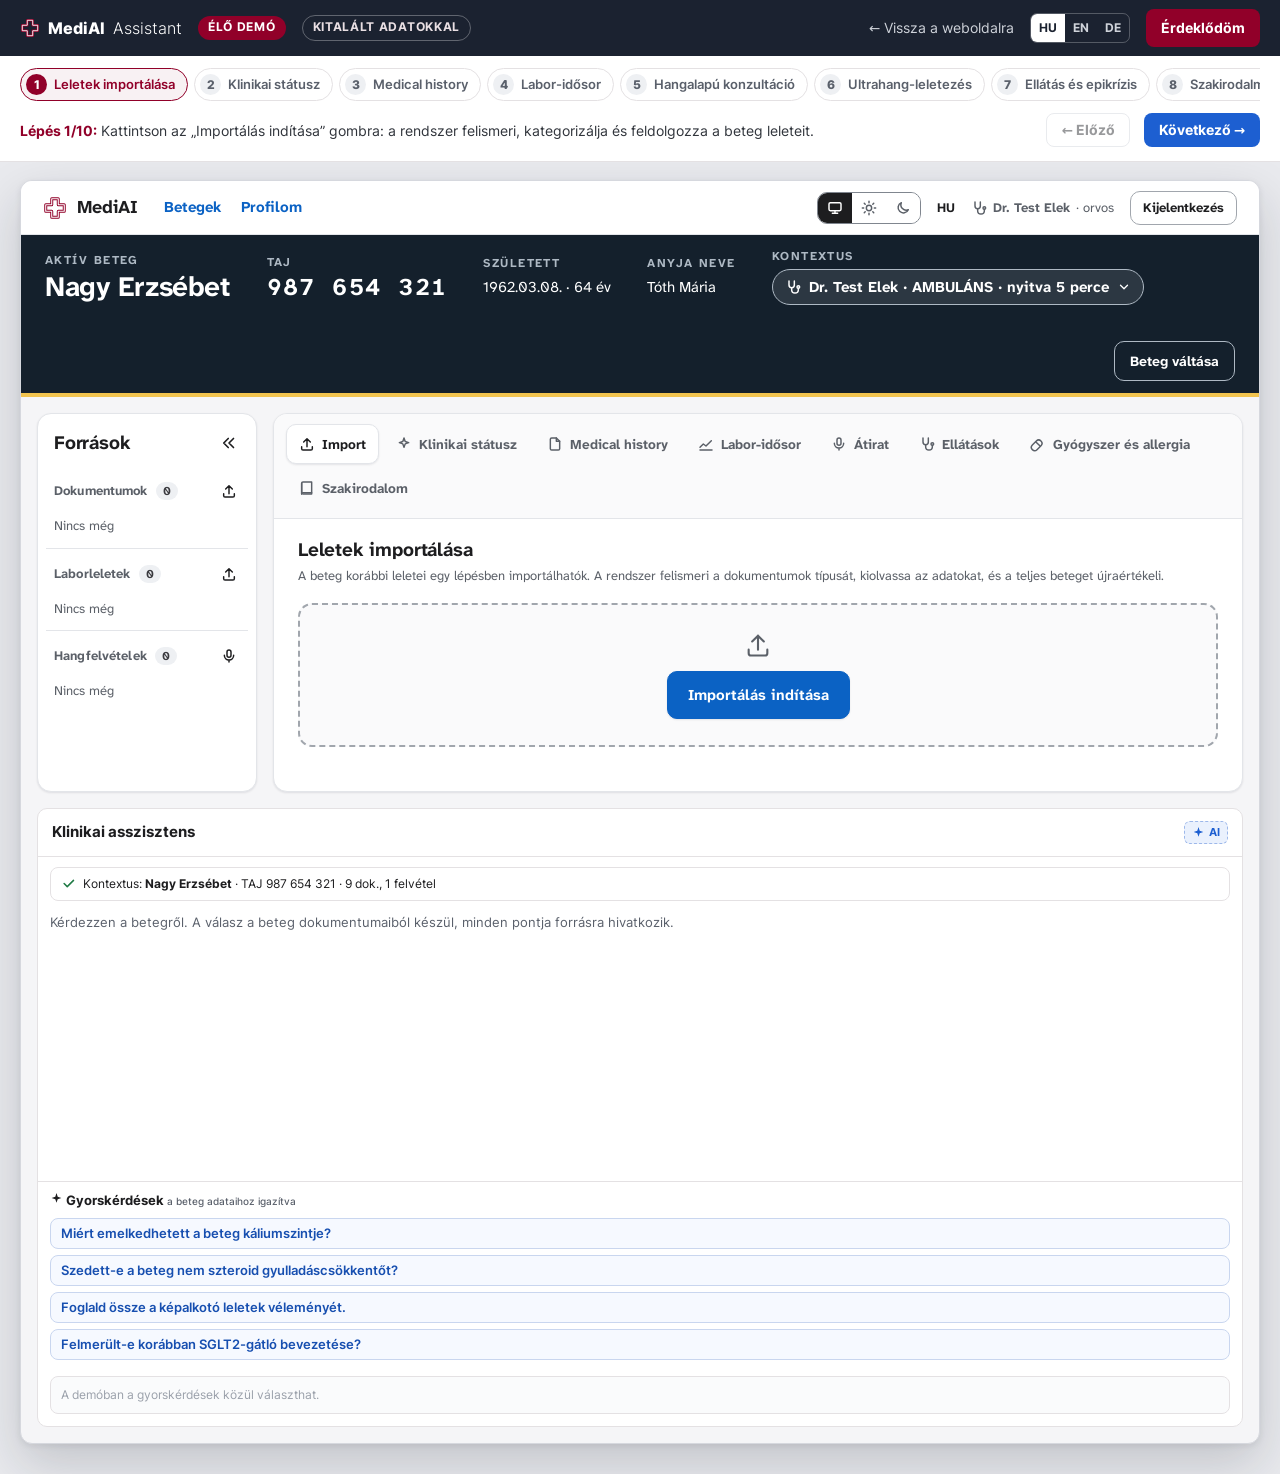
<file: demo/index.html>
<!DOCTYPE html>
<html lang="hu"><head><meta charset="utf-8"><meta name="viewport" content="width=device-width, initial-scale=1">
<title>MediAI Assistant | Élő demó</title><meta name="robots" content="noindex">
<link rel="icon" href="../assets/favicon.svg" type="image/svg+xml">
<link rel="stylesheet" href="../assets/fonts/inter.css"><link rel="stylesheet" href="../assets/fonts/atkinson.css"><link rel="stylesheet" href="../assets/demo/demo.css"></head>
<body data-root="../"><div id="app"></div>
<script src="../assets/demo/data-hu.js"></script><script src="../assets/demo/demo.js"></script></body></html>
</file>
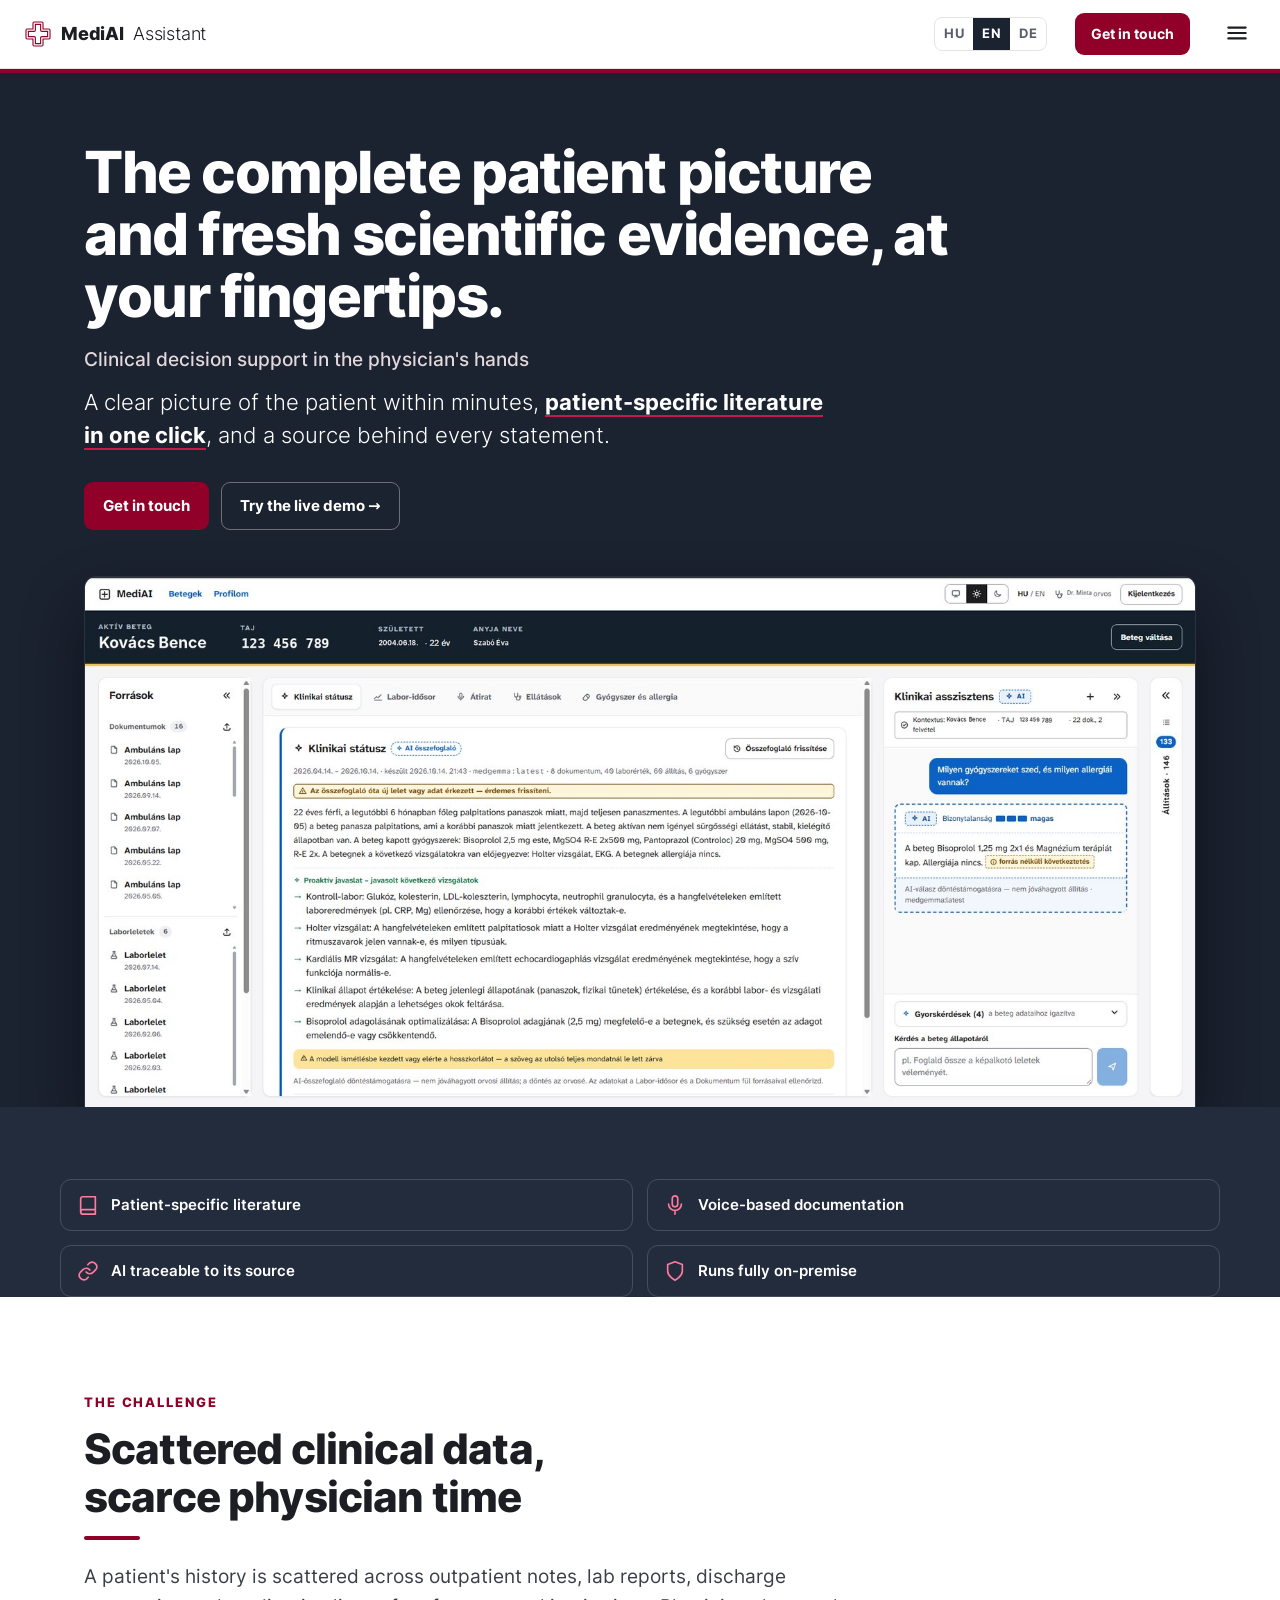
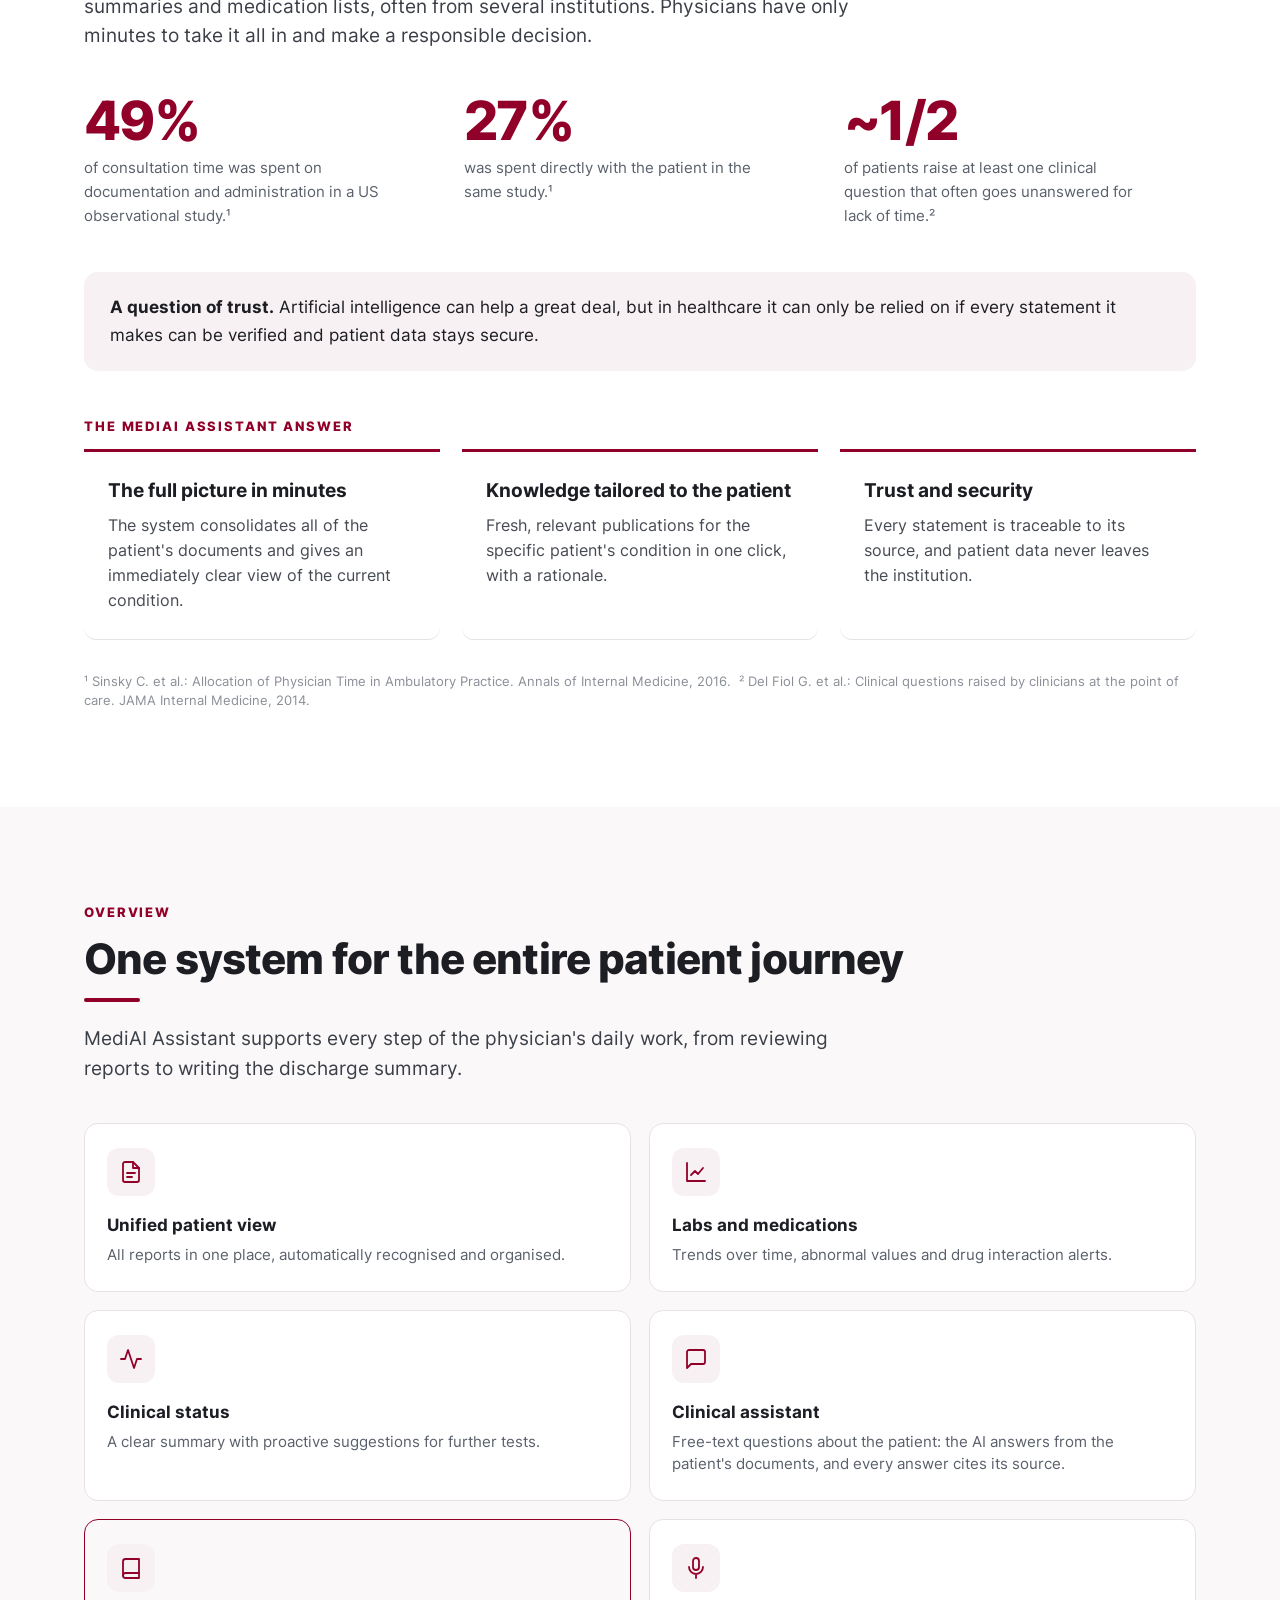
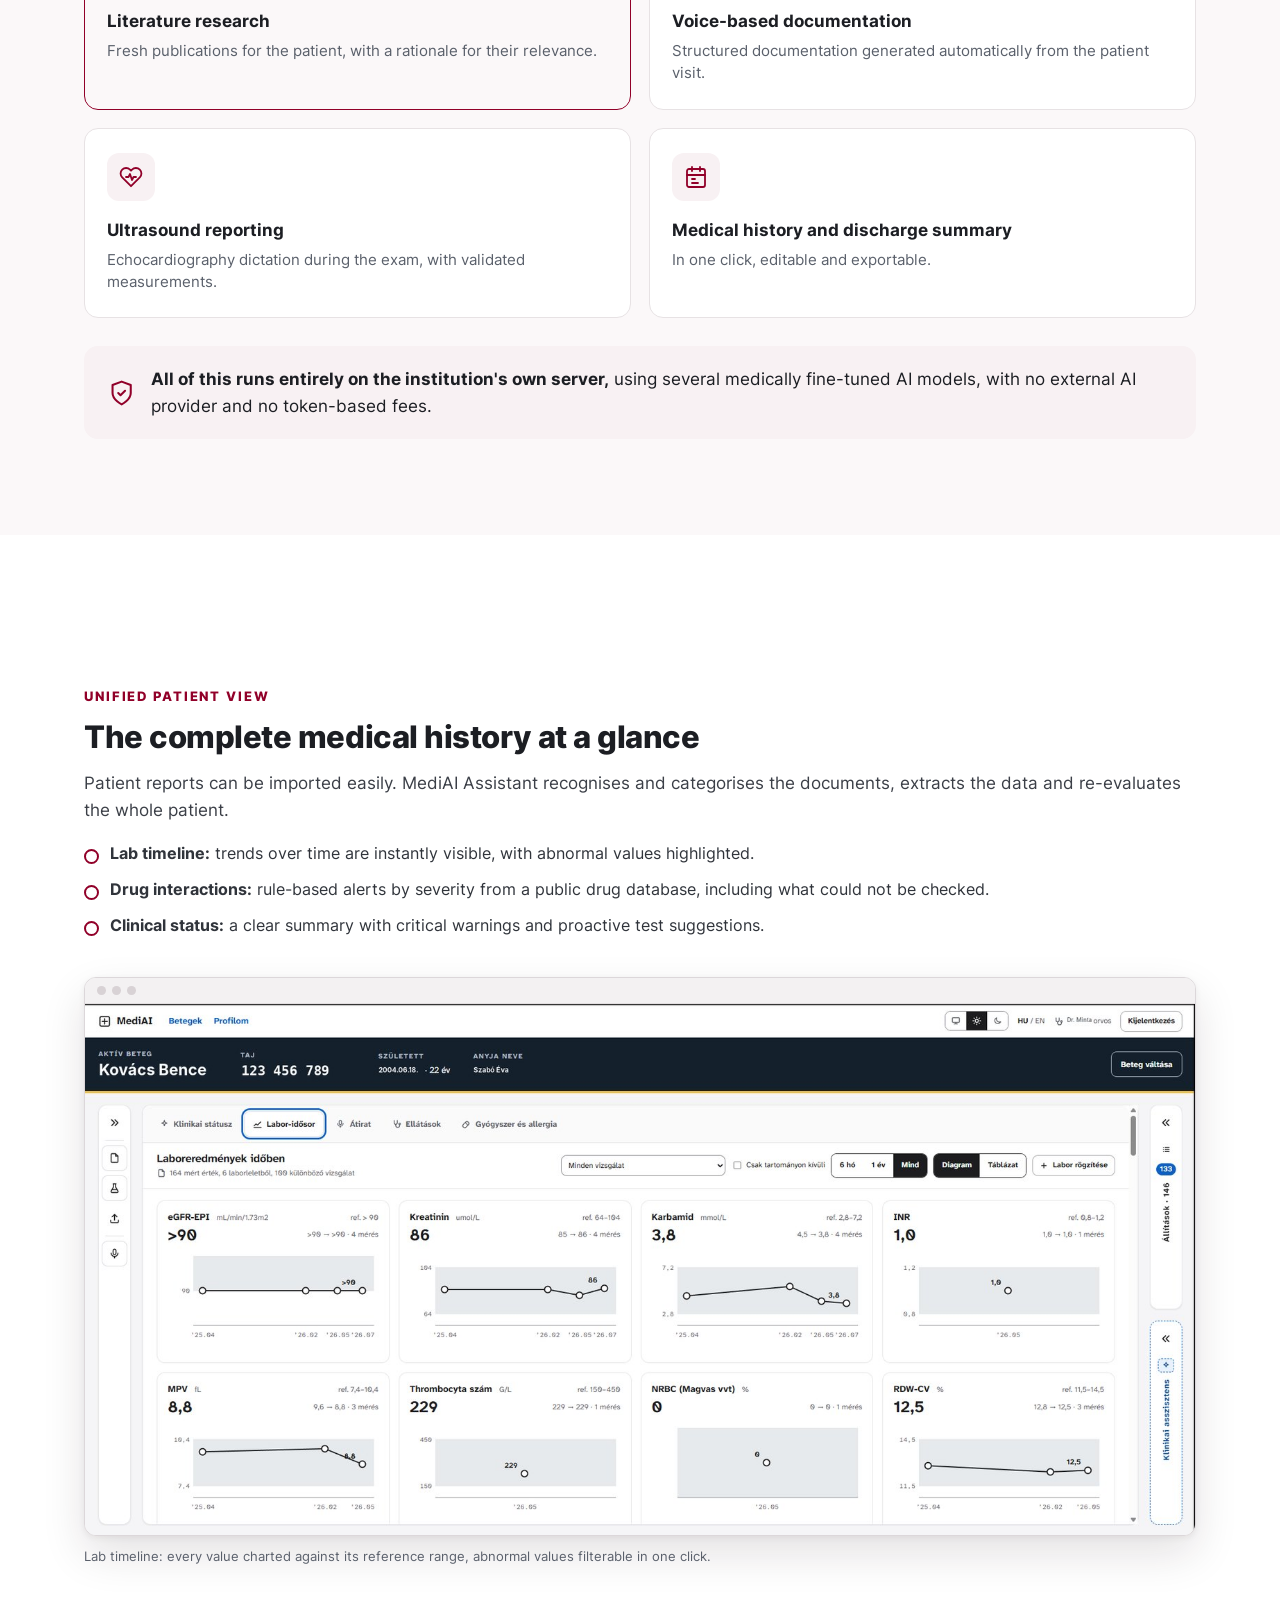
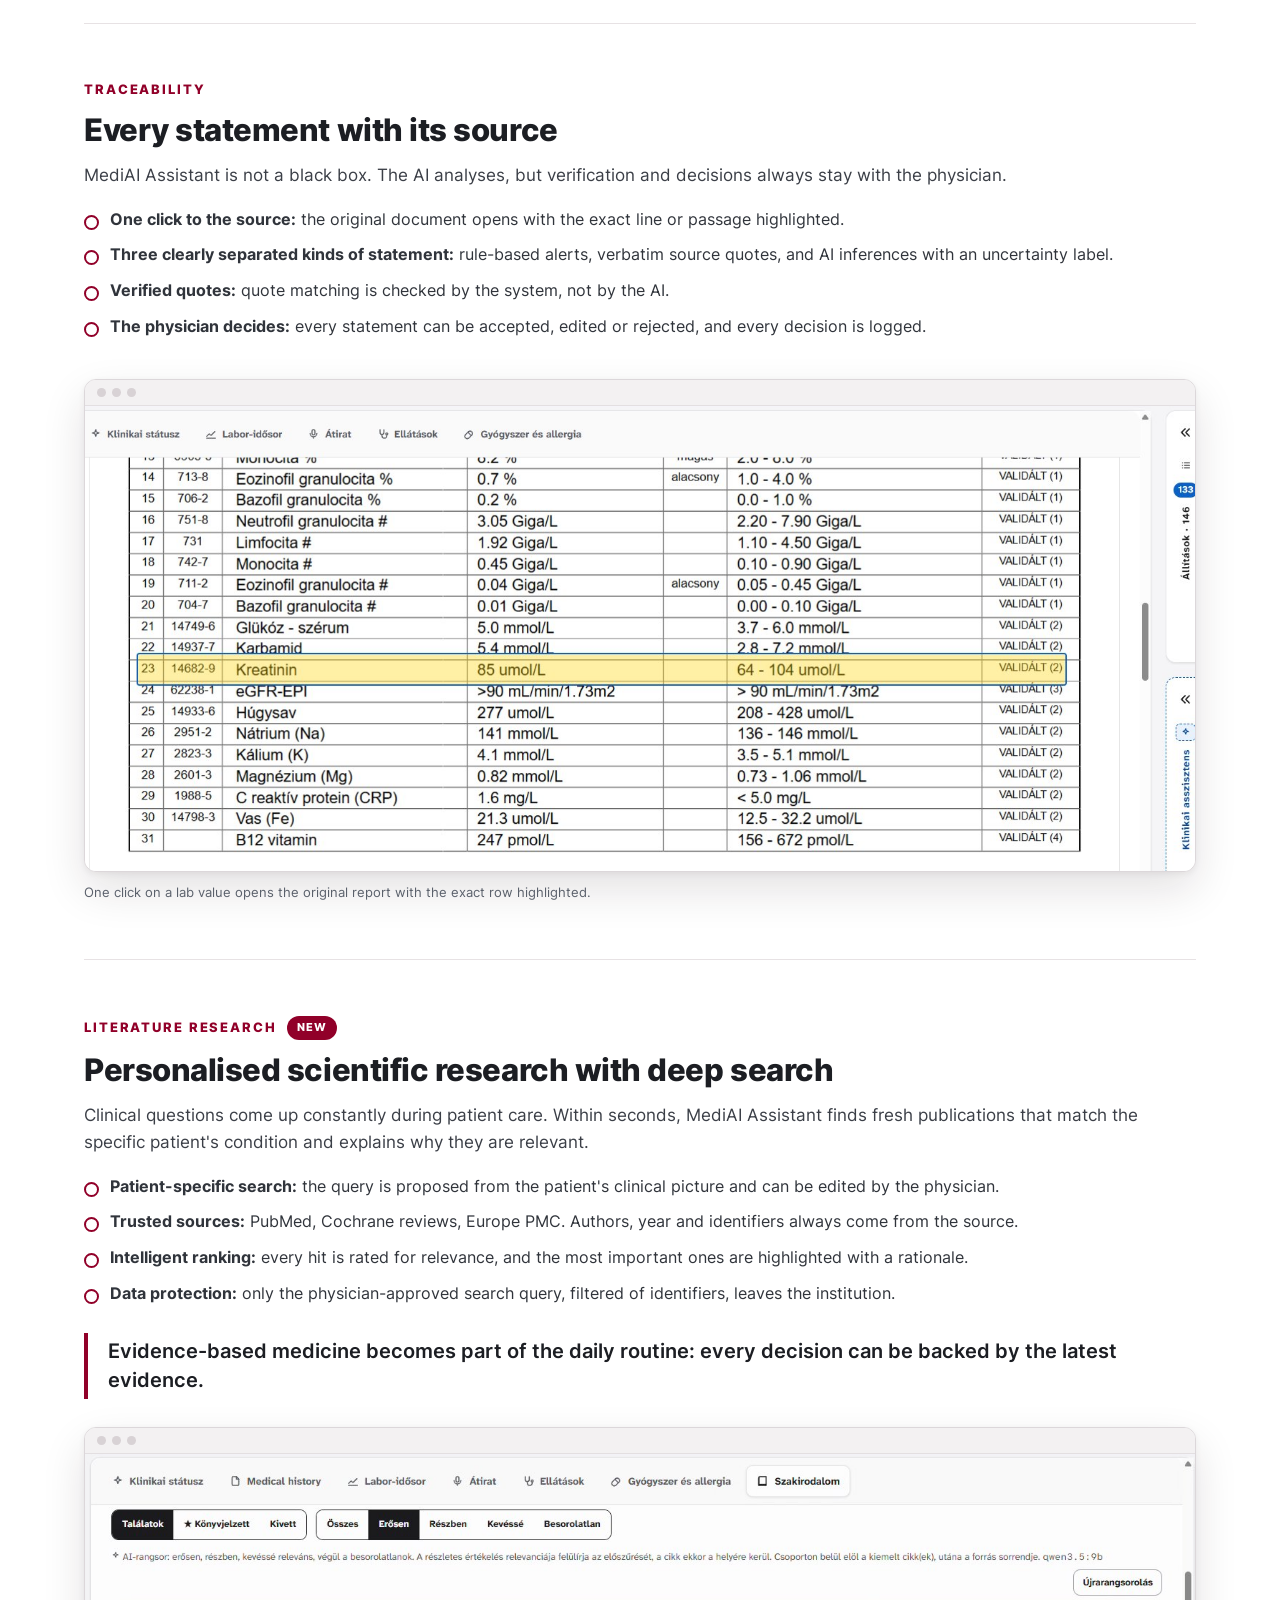
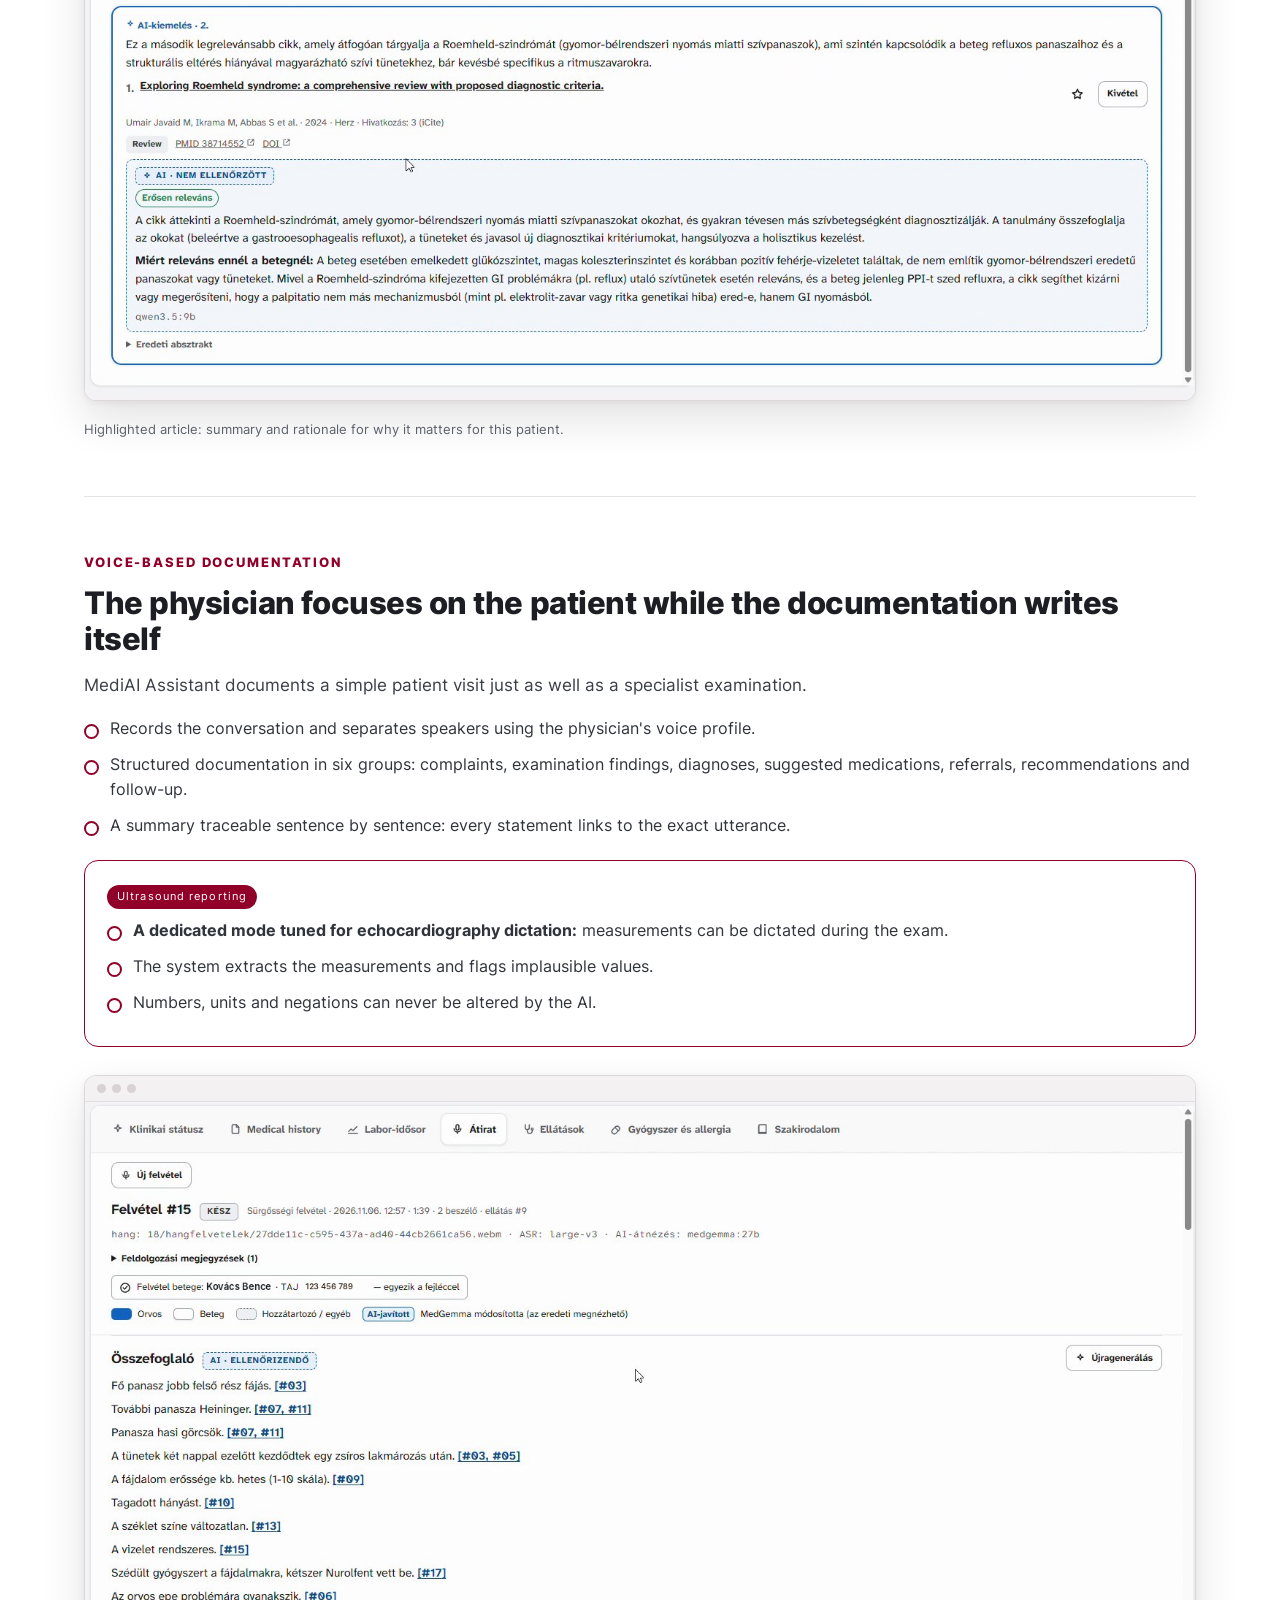
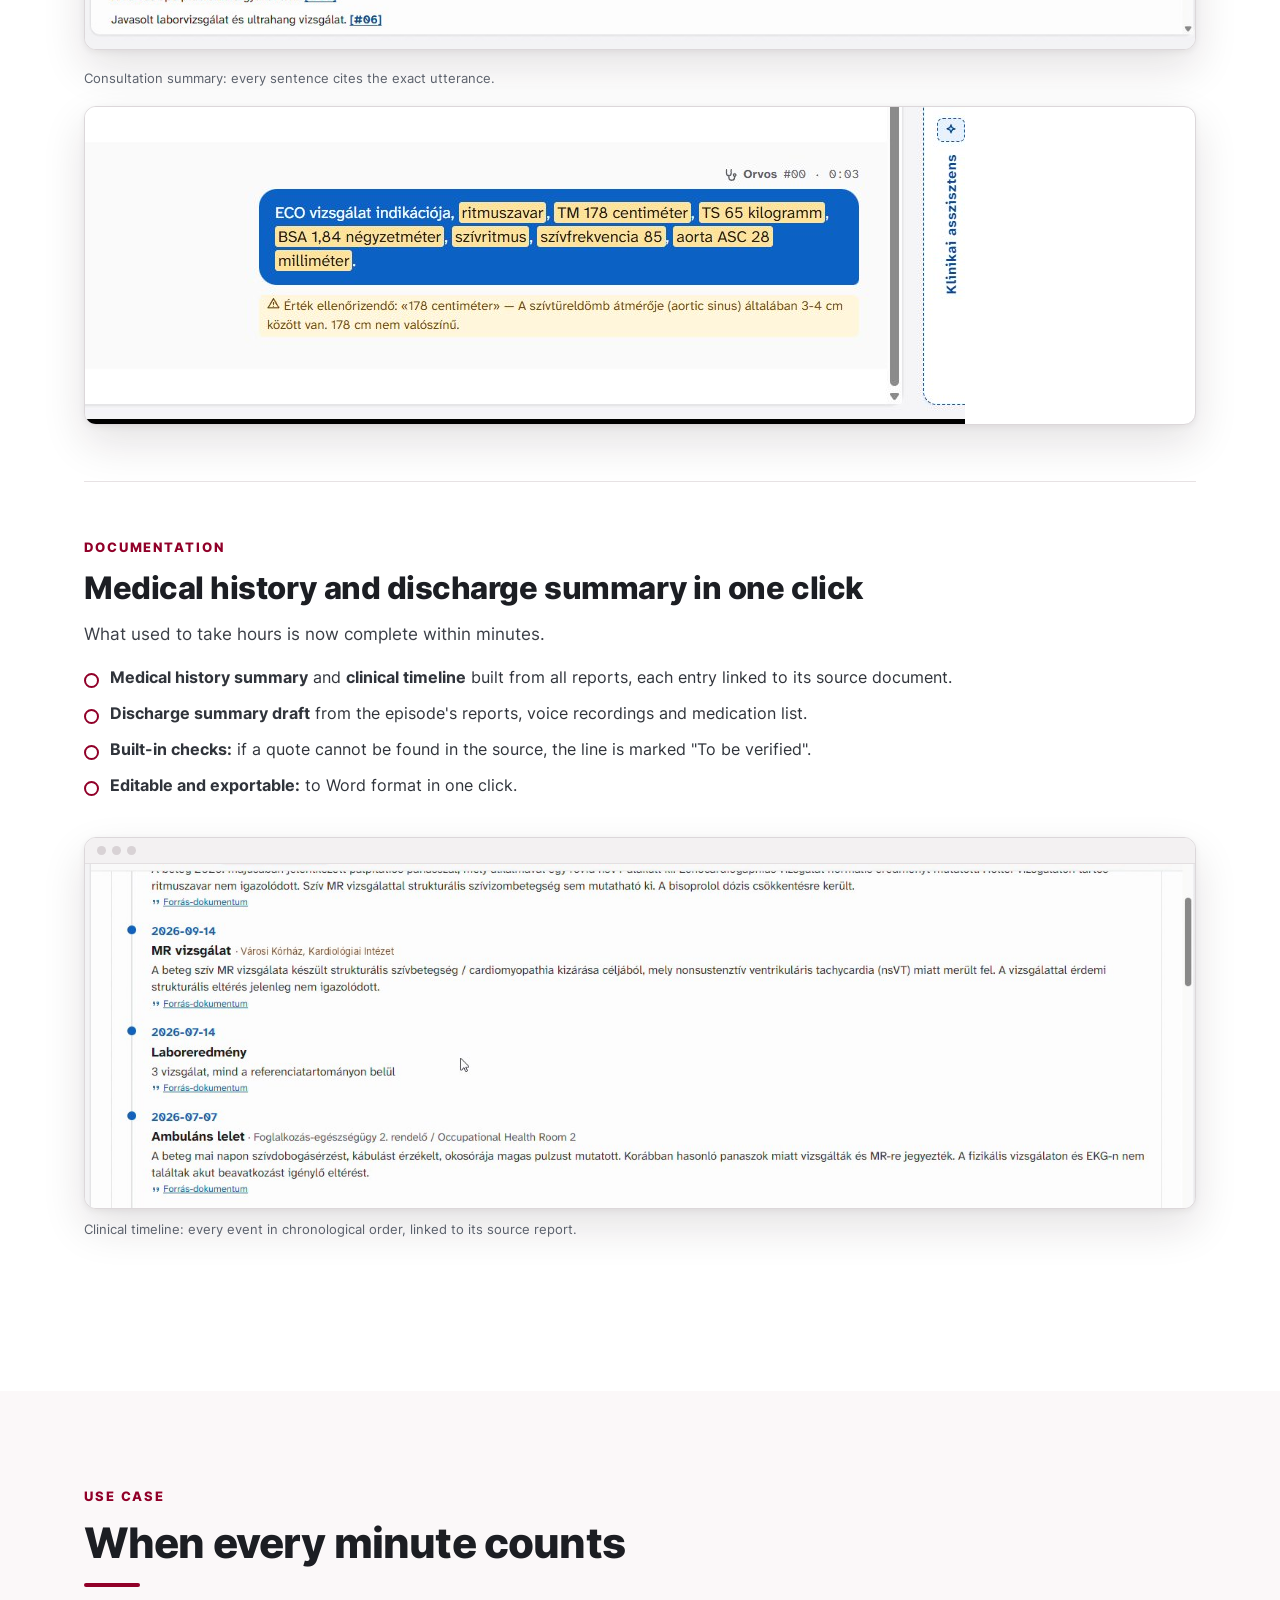
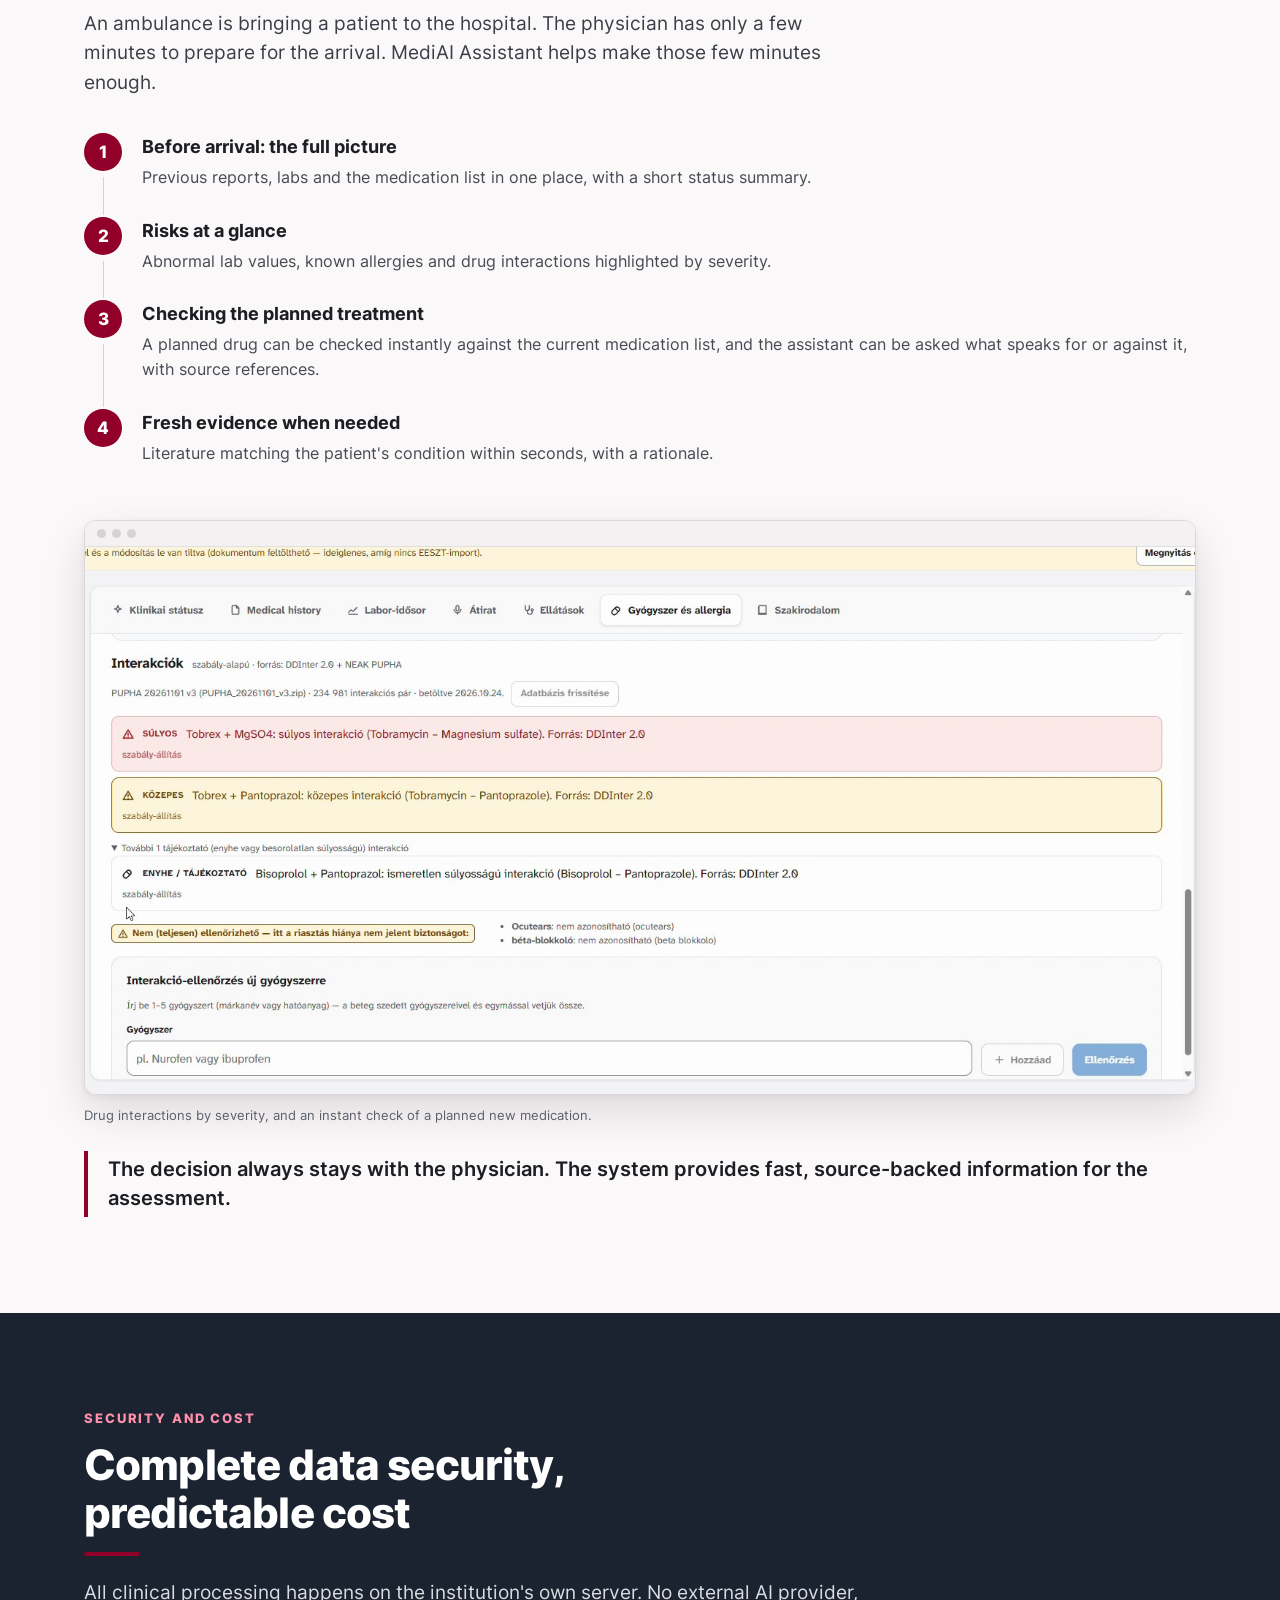
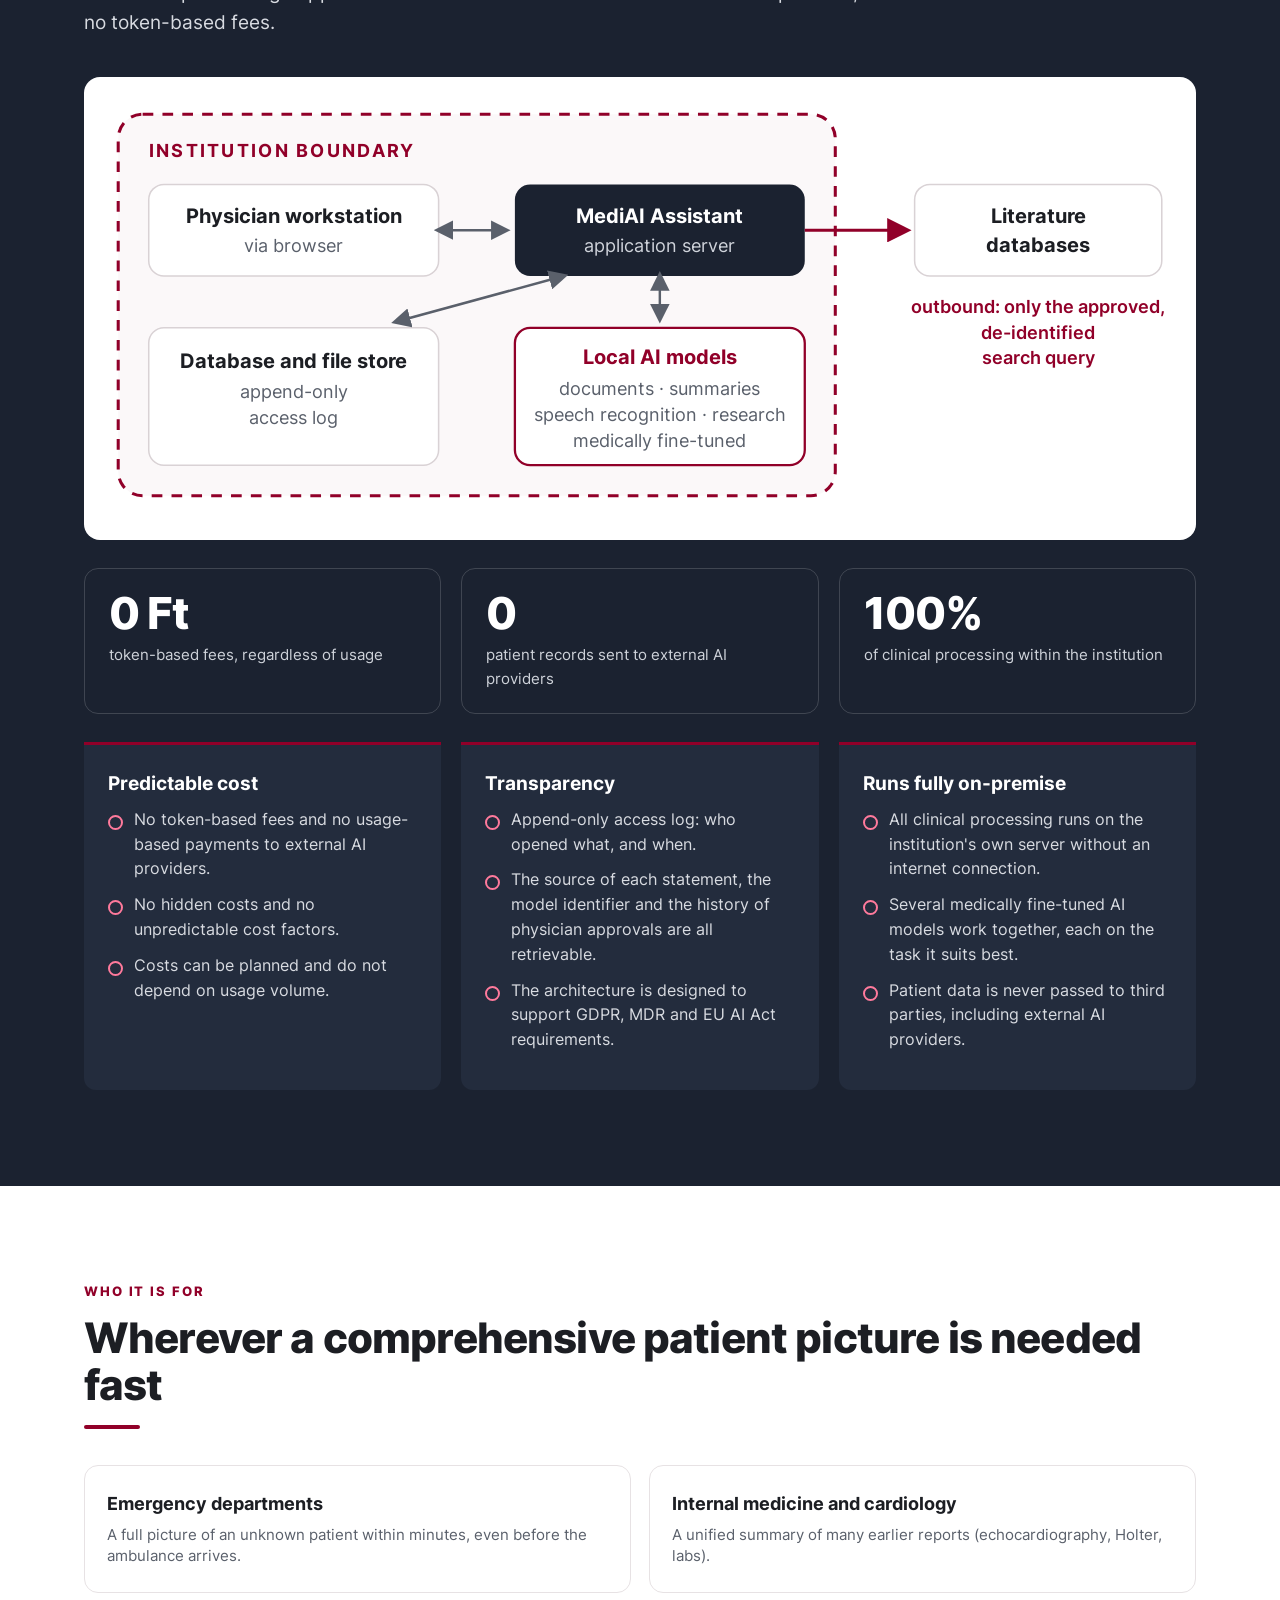
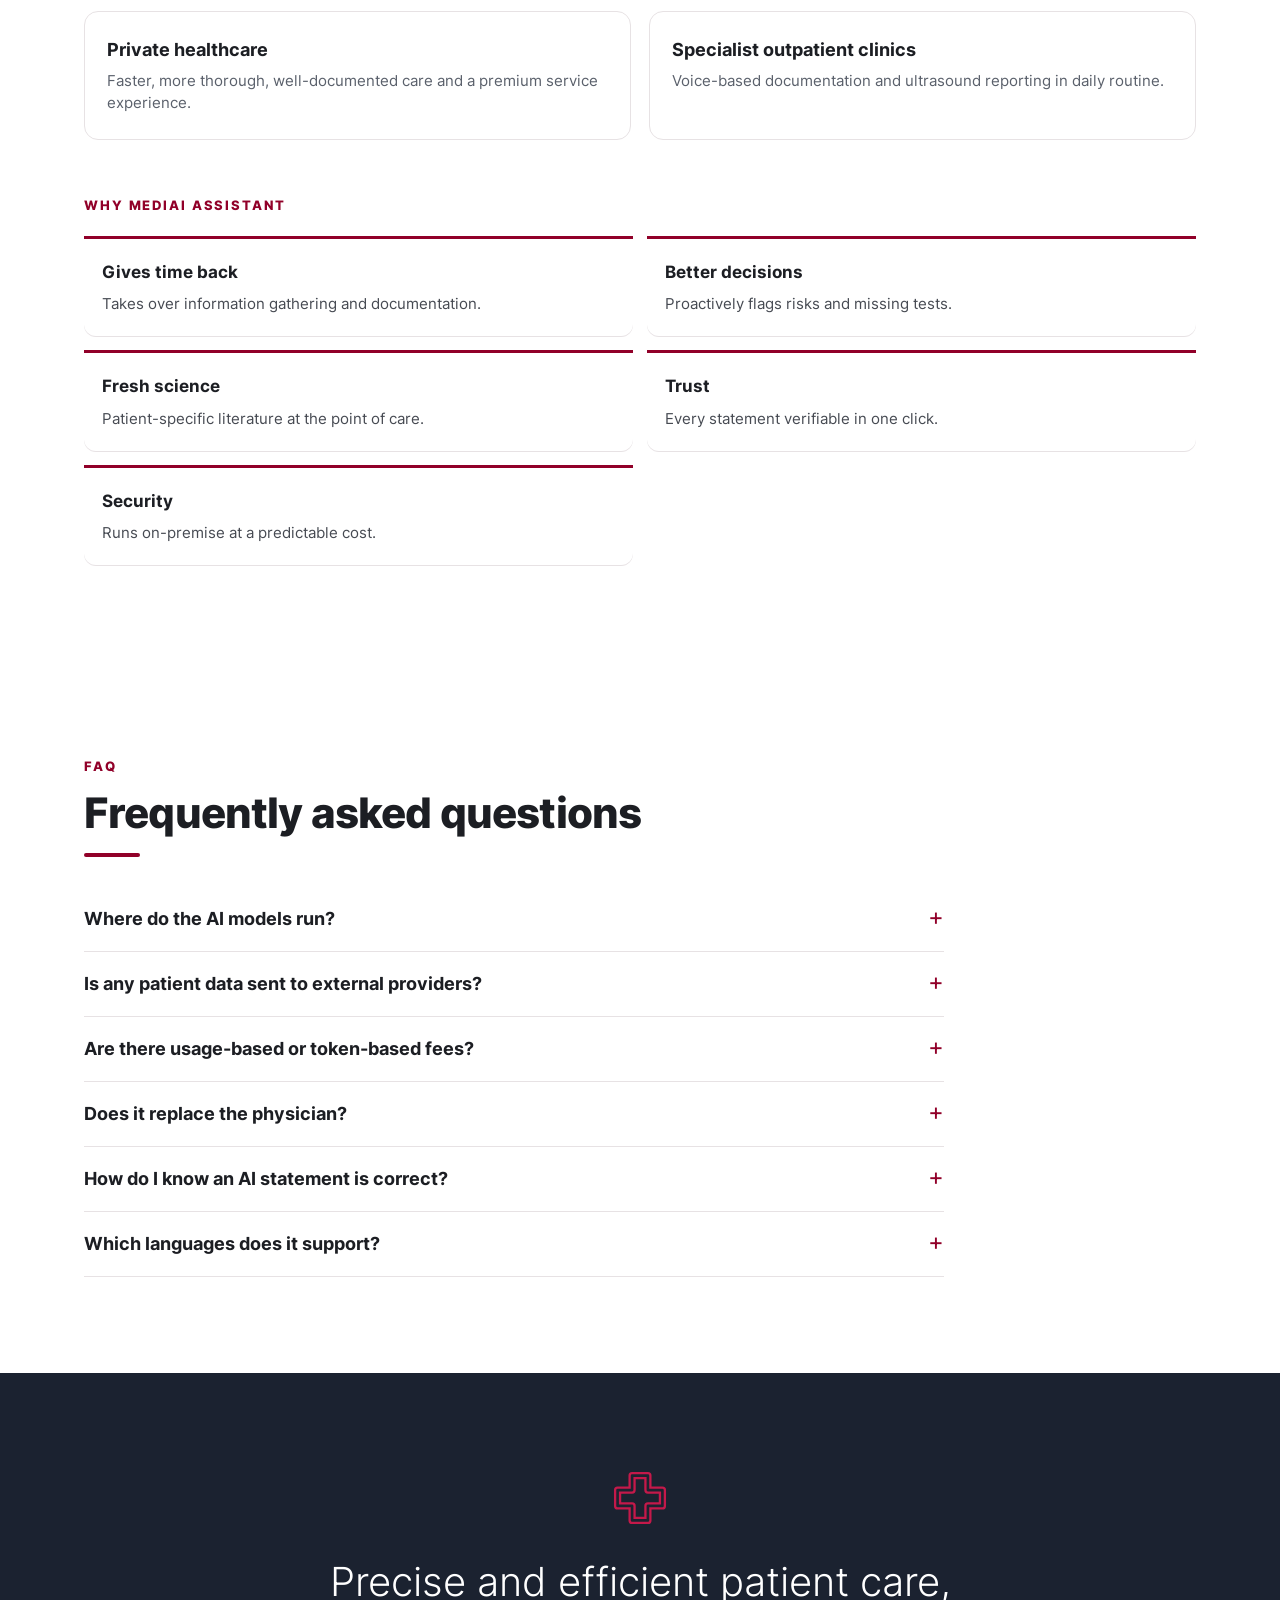
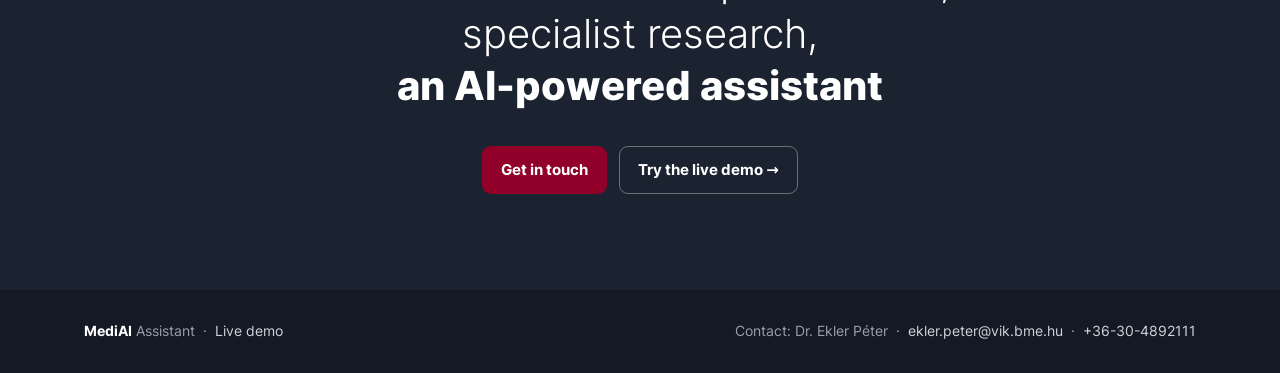
<file: en/index.html>
<!DOCTYPE html>
<html lang="en">
<head>
<meta charset="utf-8">
<meta name="viewport" content="width=device-width, initial-scale=1">
<title>MediAI Assistant | Clinical decision support in the physician's hands</title>
<meta name="description" content="A complete patient picture and fresh, patient-specific scientific research, with AI that is traceable to its source and runs entirely on the institution's own server.">
<link rel="alternate" hreflang="hu" href="../">
<link rel="alternate" hreflang="en" href="../en/">
<link rel="alternate" hreflang="de" href="../de/">
<link rel="icon" href="../assets/favicon.svg" type="image/svg+xml">
<link rel="stylesheet" href="../assets/fonts/inter.css">
<link rel="stylesheet" href="../assets/site.css">
</head>
<body>
<header class="hdr">
  <div class="wrap">
    <a class="logo" href="index.html"><svg width="28" height="28" viewBox="0 0 44 44" aria-hidden="true"><path d="M16 5h12v11h11v12H28v11H16V28H5V16h11z" fill="none" stroke="#910029" stroke-width="5.5" stroke-linejoin="round"/><path d="M16 5h12v11h11v12H28v11H16V28H5V16h11z" fill="none" stroke="#fff" stroke-width="2" stroke-linejoin="round"/></svg>MediAI <span>Assistant</span></a>
    <nav class="nav" id="nav" onclick="if(event.target.closest('a'))this.classList.remove('open')">
      <a href="#funkciok">Features</a>
      <a href="#kutatas">Patient-specific research</a>
      <a href="#hang">Voice documentation</a>
      <a href="#biztonsag">Security</a>
      <a href="#gyik">FAQ</a>
      <a href="#demo" class="navdemo"><i></i>Live demo</a>
    </nav>
    <div class="lang"><a href="../index.html" class="" hreflang="hu">HU</a><a href="../en/index.html" class="on" hreflang="en">EN</a><a href="../de/index.html" class="" hreflang="de">DE</a></div>
    <a class="btn btn-red" href="mailto:ekler.peter@vik.bme.hu?subject=Enquiry%3A%20MediAI%20Assistant">Get in touch</a>
    <button class="burger" aria-label="Menu" onclick="document.getElementById('nav').classList.toggle('open')"><svg width="26" height="26" viewBox="0 0 24 24" fill="none" stroke="#1c1e23" stroke-width="2" stroke-linecap="round"><path d="M4 7h16M4 12h16M4 17h16"/></svg></button>
  </div>
</header>

<div id="pageMain">
<section class="hero">
  <div class="wrap">
    <h1>The complete patient picture and fresh scientific evidence, at your fingertips.</h1>
    <div class="sub">Clinical decision support in the physician's hands</div>
    <p class="claim">A clear picture of the patient within minutes, <b>patient-specific literature in one click</b>, and a source behind every statement.</p>
    <div class="ctas">
      <a class="btn btn-red" href="mailto:ekler.peter@vik.bme.hu?subject=Enquiry%3A%20MediAI%20Assistant">Get in touch</a>
      <a class="btn btn-ghost" href="#demo">Try the live demo &rarr;</a>
    </div>
    <div class="shot"><img src="../assets/img/cover.jpg" alt="MediAI Assistant" width="1600" height="765"></div>
  </div>
  <div class="heroband"><div class="wrap chips">
    <div class="chip"><svg width="22" height="22" viewBox="0 0 24 24" fill="none" stroke="#ff7a9c" stroke-width="1.8" stroke-linecap="round" stroke-linejoin="round"><path d="M4 19.5A2.5 2.5 0 0 1 6.5 17H20V3H6.5A2.5 2.5 0 0 0 4 5.5z"/><path d="M4 19.5A2.5 2.5 0 0 0 6.5 22H20v-5"/></svg>Patient-specific literature</div>
    <div class="chip"><svg width="22" height="22" viewBox="0 0 24 24" fill="none" stroke="#ff7a9c" stroke-width="1.8" stroke-linecap="round" stroke-linejoin="round"><rect x="9" y="2" width="6" height="12" rx="3"/><path d="M5 11a7 7 0 0 0 14 0M12 18v4"/></svg>Voice-based documentation</div>
    <div class="chip"><svg width="22" height="22" viewBox="0 0 24 24" fill="none" stroke="#ff7a9c" stroke-width="1.8" stroke-linecap="round" stroke-linejoin="round"><path d="M10 13a5 5 0 0 0 7.5.5l3-3a5 5 0 0 0-7-7l-1.7 1.7"/><path d="M14 11a5 5 0 0 0-7.5-.5l-3 3a5 5 0 0 0 7 7l1.7-1.7"/></svg>AI traceable to its source</div>
    <div class="chip"><svg width="22" height="22" viewBox="0 0 24 24" fill="none" stroke="#ff7a9c" stroke-width="1.8" stroke-linecap="round" stroke-linejoin="round"><path d="M12 22s8-4 8-10V5l-8-3-8 3v7c0 6 8 10 8 10z"/></svg>Runs fully on-premise</div>
  </div></div>
</section>

<section class="s">
  <div class="wrap">
    <div class="kick">The challenge</div>
    <h2>Scattered clinical data,<br>scarce physician time</h2>
    <div class="rule"></div>
    <p class="lead">A patient's history is scattered across outpatient notes, lab reports, discharge summaries and medication lists, often from several institutions. Physicians have only minutes to take it all in and make a responsible decision.</p>
    <div class="stats">
      <div class="stat"><div class="n">49%</div><div class="t">of consultation time was spent on documentation and administration in a US observational study.¹</div></div>
      <div class="stat"><div class="n">27%</div><div class="t">was spent directly with the patient in the same study.¹</div></div>
      <div class="stat"><div class="n">~1/2</div><div class="t">of patients raise at least one clinical question that often goes unanswered for lack of time.²</div></div>
    </div>
    <div class="trust"><b>A question of trust.</b> Artificial intelligence can help a great deal, but in healthcare it can only be relied on if every statement it makes can be verified and patient data stays secure.</div>
    <div class="kick">The MediAI Assistant answer</div>
    <div class="pillars">
      <div class="pillar"><h3>The full picture in minutes</h3><p>The system consolidates all of the patient's documents and gives an immediately clear view of the current condition.</p></div>
      <div class="pillar"><h3>Knowledge tailored to the patient</h3><p>Fresh, relevant publications for the specific patient's condition in one click, with a rationale.</p></div>
      <div class="pillar"><h3>Trust and security</h3><p>Every statement is traceable to its source, and patient data never leaves the institution.</p></div>
    </div>
    <p class="fn">¹ Sinsky C. et al.: Allocation of Physician Time in Ambulatory Practice. Annals of Internal Medicine, 2016. &nbsp;² Del Fiol G. et al.: Clinical questions raised by clinicians at the point of care. JAMA Internal Medicine, 2014.</p>
  </div>
</section>

<section class="s alt" id="funkciok">
  <div class="wrap">
    <div class="kick">Overview</div>
    <h2>One system for the entire patient journey</h2>
    <div class="rule"></div>
    <p class="lead">MediAI Assistant supports every step of the physician's daily work, from reviewing reports to writing the discharge summary.</p>
    <div class="tiles">
      <div class="tile"><div class="ic"><svg width="24" height="24" viewBox="0 0 24 24" fill="none" stroke="#910029" stroke-width="1.8" stroke-linecap="round" stroke-linejoin="round"><path d="M14 2H6a2 2 0 0 0-2 2v16a2 2 0 0 0 2 2h12a2 2 0 0 0 2-2V8z"/><path d="M14 2v6h6M8 13h8M8 17h5"/></svg></div><h3>Unified patient view</h3><p>All reports in one place, automatically recognised and organised.</p></div>
      <div class="tile"><div class="ic"><svg width="24" height="24" viewBox="0 0 24 24" fill="none" stroke="#910029" stroke-width="1.8" stroke-linecap="round" stroke-linejoin="round"><path d="M3 3v18h18"/><path d="M7 15l4-4 3 3 5-6"/></svg></div><h3>Labs and medications</h3><p>Trends over time, abnormal values and drug interaction alerts.</p></div>
      <div class="tile"><div class="ic"><svg width="24" height="24" viewBox="0 0 24 24" fill="none" stroke="#910029" stroke-width="1.8" stroke-linecap="round" stroke-linejoin="round"><path d="M22 12h-4l-3 9L9 3l-3 9H2"/></svg></div><h3>Clinical status</h3><p>A clear summary with proactive suggestions for further tests.</p></div>
      <div class="tile"><div class="ic"><svg width="24" height="24" viewBox="0 0 24 24" fill="none" stroke="#910029" stroke-width="1.8" stroke-linecap="round" stroke-linejoin="round"><path d="M21 15a2 2 0 0 1-2 2H7l-4 4V5a2 2 0 0 1 2-2h14a2 2 0 0 1 2 2z"/></svg></div><h3>Clinical assistant</h3><p>Free-text questions about the patient: the AI answers from the patient's documents, and every answer cites its source.</p></div>
      <div class="tile hl"><div class="ic"><svg width="24" height="24" viewBox="0 0 24 24" fill="none" stroke="#910029" stroke-width="1.8" stroke-linecap="round" stroke-linejoin="round"><path d="M4 19.5A2.5 2.5 0 0 1 6.5 17H20V3H6.5A2.5 2.5 0 0 0 4 5.5z"/><path d="M4 19.5A2.5 2.5 0 0 0 6.5 22H20v-5"/></svg></div><h3>Literature research</h3><p>Fresh publications for the patient, with a rationale for their relevance.</p></div>
      <div class="tile"><div class="ic"><svg width="24" height="24" viewBox="0 0 24 24" fill="none" stroke="#910029" stroke-width="1.8" stroke-linecap="round" stroke-linejoin="round"><rect x="9" y="2" width="6" height="12" rx="3"/><path d="M5 11a7 7 0 0 0 14 0M12 18v4"/></svg></div><h3>Voice-based documentation</h3><p>Structured documentation generated automatically from the patient visit.</p></div>
      <div class="tile"><div class="ic"><svg width="24" height="24" viewBox="0 0 24 24" fill="none" stroke="#910029" stroke-width="1.8" stroke-linecap="round" stroke-linejoin="round"><path d="M20.8 4.6a5.5 5.5 0 0 0-7.8 0L12 5.7l-1-1.1a5.5 5.5 0 0 0-7.8 7.8L12 21.2l8.8-8.8a5.5 5.5 0 0 0 0-7.8z"/><path d="M7 12h2.5l1.5-3 2 6 1.5-3H17"/></svg></div><h3>Ultrasound reporting</h3><p>Echocardiography dictation during the exam, with validated measurements.</p></div>
      <div class="tile"><div class="ic"><svg width="24" height="24" viewBox="0 0 24 24" fill="none" stroke="#910029" stroke-width="1.8" stroke-linecap="round" stroke-linejoin="round"><rect x="3" y="4" width="18" height="18" rx="2"/><path d="M16 2v4M8 2v4M3 10h18M8 14h3M8 18h6"/></svg></div><h3>Medical history and discharge summary</h3><p>In one click, editable and exportable.</p></div>
    </div>
    <div class="local"><svg width="34" height="34" viewBox="0 0 24 24" fill="none" stroke="#910029" stroke-width="1.8" stroke-linecap="round" stroke-linejoin="round"><path d="M12 22s8-4 8-10V5l-8-3-8 3v7c0 6 8 10 8 10z"/><path d="M9 12l2 2 4-4"/></svg><p><b>All of this runs entirely on the institution's own server,</b> using several medically fine-tuned AI models, with no external AI provider and no token-based fees.</p></div>
  </div>
</section>


<section class="s">
  <div class="wrap">
    <div class="feat">
      <div class="txt">
        <div class="kick">Unified patient view</div>
        <h3>The complete medical history at a glance</h3>
        <p class="ftxt">Patient reports can be imported easily. MediAI Assistant recognises and categorises the documents, extracts the data and re-evaluates the whole patient.</p>
        <ul class="pts"><li><b>Lab timeline:</b> trends over time are instantly visible, with abnormal values highlighted.</li><li><b>Drug interactions:</b> rule-based alerts by severity from a public drug database, including what could not be checked.</li><li><b>Clinical status:</b> a clear summary with critical warnings and proactive test suggestions.</li></ul>
      </div>
      <div><div class="frame"><div class="bar"><i></i><i></i><i></i></div><img src="../assets/img/labor.jpg" alt="" loading="lazy"></div><div class="cap">Lab timeline: every value charted against its reference range, abnormal values filterable in one click.</div></div>
    </div>
    <div class="feat rev">
      <div class="txt">
        <div class="kick">Traceability</div>
        <h3>Every statement with its source</h3>
        <p class="ftxt">MediAI Assistant is not a black box. The AI analyses, but verification and decisions always stay with the physician.</p>
        <ul class="pts"><li><b>One click to the source:</b> the original document opens with the exact line or passage highlighted.</li><li><b>Three clearly separated kinds of statement:</b> rule-based alerts, verbatim source quotes, and AI inferences with an uncertainty label.</li><li><b>Verified quotes:</b> quote matching is checked by the system, not by the AI.</li><li><b>The physician decides:</b> every statement can be accepted, edited or rejected, and every decision is logged.</li></ul>
      </div>
      <div><div class="frame"><div class="bar"><i></i><i></i><i></i></div><img src="../assets/img/pdfrow.jpg" alt="" loading="lazy"></div><div class="cap">One click on a lab value opens the original report with the exact row highlighted.</div></div>
    </div>
    <div class="feat" id="kutatas">
      <div class="txt">
        <div class="kick">Literature research <span class="tag">New</span></div>
        <h3>Personalised scientific research with deep search</h3>
        <p class="ftxt">Clinical questions come up constantly during patient care. Within seconds, MediAI Assistant finds fresh publications that match the specific patient's condition and explains why they are relevant.</p>
        <ul class="pts"><li><b>Patient-specific search:</b> the query is proposed from the patient's clinical picture and can be edited by the physician.</li><li><b>Trusted sources:</b> PubMed, Cochrane reviews, Europe PMC. Authors, year and identifiers always come from the source.</li><li><b>Intelligent ranking:</b> every hit is rated for relevance, and the most important ones are highlighted with a rationale.</li><li><b>Data protection:</b> only the physician-approved search query, filtered of identifiers, leaves the institution.</li></ul>
        <div class="quote">Evidence-based medicine becomes part of the daily routine: every decision can be backed by the latest evidence.</div>
      </div>
      <div class="stack">
        <div class="frame"><div class="bar"><i></i><i></i><i></i></div><img src="../assets/img/research_r.jpg" alt="" loading="lazy"></div>
        <div class="cap">Highlighted article: summary and rationale for why it matters for this patient.</div>
      </div>
    </div>
    <div class="feat rev" id="hang">
      <div class="txt">
        <div class="kick">Voice-based documentation</div>
        <h3>The physician focuses on the patient while the documentation writes itself</h3>
        <p class="ftxt">MediAI Assistant documents a simple patient visit just as well as a specialist examination.</p>
        <ul class="pts"><li>Records the conversation and separates speakers using the physician's voice profile.</li><li>Structured documentation in six groups: complaints, examination findings, diagnoses, suggested medications, referrals, recommendations and follow-up.</li><li>A summary traceable sentence by sentence: every statement links to the exact utterance.</li></ul>
        <div class="echo"><span class="tag">Ultrasound reporting</span>
          <ul class="pts"><li><b>A dedicated mode tuned for echocardiography dictation:</b> measurements can be dictated during the exam.</li><li>The system extracts the measurements and flags implausible values.</li><li>Numbers, units and negations can never be altered by the AI.</li></ul>
        </div>
      </div>
      <div class="stack">
        <div class="frame"><div class="bar"><i></i><i></i><i></i></div><img src="../assets/img/consult_sum.jpg" alt="" loading="lazy"></div>
        <div class="cap">Consultation summary: every sentence cites the exact utterance.</div>
        <div class="frame"><img src="../assets/img/echo_tr.jpg" alt="" loading="lazy"></div>
      </div>
    </div>
    <div class="feat">
      <div class="txt">
        <div class="kick">Documentation</div>
        <h3>Medical history and discharge summary in one click</h3>
        <p class="ftxt">What used to take hours is now complete within minutes.</p>
        <ul class="pts"><li><b>Medical history summary</b> and <b>clinical timeline</b> built from all reports, each entry linked to its source document.</li><li><b>Discharge summary draft</b> from the episode's reports, voice recordings and medication list.</li><li><b>Built-in checks:</b> if a quote cannot be found in the source, the line is marked "To be verified".</li><li><b>Editable and exportable:</b> to Word format in one click.</li></ul>
      </div>
      <div><div class="frame"><div class="bar"><i></i><i></i><i></i></div><img src="../assets/img/history.jpg" alt="" loading="lazy"></div><div class="cap">Clinical timeline: every event in chronological order, linked to its source report.</div></div>
    </div>
  </div>
</section>

<section class="s alt">
  <div class="wrap">
    <div class="kick">Use case</div>
    <h2>When every minute counts</h2>
    <div class="rule"></div>
    <p class="lead">An ambulance is bringing a patient to the hospital. The physician has only a few minutes to prepare for the arrival. MediAI Assistant helps make those few minutes enough.</p>
    <div class="case">
      <div class="steps">
        <div class="step"><div class="num">1</div><h3>Before arrival: the full picture</h3><p>Previous reports, labs and the medication list in one place, with a short status summary.</p></div>
        <div class="step"><div class="num">2</div><h3>Risks at a glance</h3><p>Abnormal lab values, known allergies and drug interactions highlighted by severity.</p></div>
        <div class="step"><div class="num">3</div><h3>Checking the planned treatment</h3><p>A planned drug can be checked instantly against the current medication list, and the assistant can be asked what speaks for or against it, with source references.</p></div>
        <div class="step"><div class="num">4</div><h3>Fresh evidence when needed</h3><p>Literature matching the patient's condition within seconds, with a rationale.</p></div>
      </div>
      <div><div class="frame"><div class="bar"><i></i><i></i><i></i></div><img src="../assets/img/interact.jpg" alt="" loading="lazy"></div><div class="cap">Drug interactions by severity, and an instant check of a planned new medication.</div>
      <div class="quote">The decision always stays with the physician. The system provides fast, source-backed information for the assessment.</div></div>
    </div>
  </div>
</section>

<section class="s sec" id="biztonsag">
  <div class="wrap">
    <div class="kick">Security and cost</div>
    <h2>Complete data security,<br>predictable cost</h2>
    <div class="rule"></div>
    <p class="lead">All clinical processing happens on the institution's own server. No external AI provider, no token-based fees.</p>
    <div class="diagram">
      <svg viewBox="0 0 700 270" width="100%" font-family="Inter,sans-serif" font-size="13" role="img">
        <rect x="8" y="10" width="470" height="250" rx="16" fill="#fbf8f9" stroke="#910029" stroke-width="2" stroke-dasharray="7 6"/>
        <text x="28" y="38" font-size="12" font-weight="700" fill="#910029" letter-spacing="1.5">INSTITUTION BOUNDARY</text>
        <rect x="28" y="56" width="190" height="60" rx="10" fill="#fff" stroke="#d9d2d5"/>
        <text x="123" y="81" text-anchor="middle" font-weight="700" fill="#1c1e23">Physician workstation</text>
        <text x="123" y="100" text-anchor="middle" fill="#5a606b" font-size="12">via browser</text>
        <rect x="268" y="56" width="190" height="60" rx="10" fill="#1b2230"/>
        <text x="363" y="81" text-anchor="middle" font-weight="700" fill="#fff">MediAI Assistant</text>
        <text x="363" y="100" text-anchor="middle" fill="#cfd3da" font-size="12">application server</text>
        <rect x="28" y="150" width="190" height="90" rx="10" fill="#fff" stroke="#d9d2d5"/>
        <text x="123" y="176" text-anchor="middle" font-weight="700" fill="#1c1e23">Database and file store</text>
        <text x="123" y="196" text-anchor="middle" fill="#5a606b" font-size="12">append-only</text>
        <text x="123" y="213" text-anchor="middle" fill="#5a606b" font-size="12">access log</text>
        <rect x="268" y="150" width="190" height="90" rx="10" fill="#fff" stroke="#910029" stroke-width="1.5"/>
        <text x="363" y="174" text-anchor="middle" font-weight="700" fill="#910029">Local AI models</text>
        <text x="363" y="194" text-anchor="middle" fill="#5a606b" font-size="12">documents · summaries</text>
        <text x="363" y="211" text-anchor="middle" fill="#5a606b" font-size="12">speech recognition · research</text>
        <text x="363" y="228" text-anchor="middle" fill="#5a606b" font-size="12">medically fine-tuned</text>
        <path d="M218 86h44" stroke="#5a606b" stroke-width="1.6" marker-end="url(#a)" marker-start="url(#a)"/>
        <path d="M363 116v28" stroke="#5a606b" stroke-width="1.6" marker-end="url(#a)" marker-start="url(#a)"/>
        <path d="M300 116 L190 146" stroke="#5a606b" stroke-width="1.6" marker-end="url(#a)" marker-start="url(#a)"/>
        <rect x="530" y="56" width="162" height="60" rx="10" fill="#fff" stroke="#d9d2d5"/>
        <text x="611" y="81" text-anchor="middle" font-weight="700" fill="#1c1e23">Literature</text>
        <text x="611" y="100" text-anchor="middle" fill="#1c1e23" font-weight="700">databases</text>
        <path d="M458 86h66" stroke="#910029" stroke-width="2" marker-end="url(#b)"/>
        <text x="611" y="140" text-anchor="middle" fill="#910029" font-size="12" font-weight="600">outbound: only the approved,</text>
        <text x="611" y="157" text-anchor="middle" fill="#910029" font-size="12" font-weight="600">de-identified</text>
        <text x="611" y="174" text-anchor="middle" fill="#910029" font-size="12" font-weight="600">search query</text>
        <defs>
          <marker id="a" markerWidth="8" markerHeight="8" refX="6" refY="4" orient="auto-start-reverse"><path d="M0 0L8 4L0 8z" fill="#5a606b"/></marker>
          <marker id="b" markerWidth="8" markerHeight="8" refX="6" refY="4" orient="auto"><path d="M0 0L8 4L0 8z" fill="#910029"/></marker>
        </defs>
      </svg>
    </div>
    <div class="big3">
      <div><b>0 Ft</b><span>token-based fees, regardless of usage</span></div>
      <div><b>0</b><span>patient records sent to external AI providers</span></div>
      <div><b>100%</b><span>of clinical processing within the institution</span></div>
    </div>
    <div class="cols3">
      <div class="pillar"><h3>Predictable cost</h3><ul class="pts"><li>No token-based fees and no usage-based payments to external AI providers.</li><li>No hidden costs and no unpredictable cost factors.</li><li>Costs can be planned and do not depend on usage volume.</li></ul></div>
      <div class="pillar"><h3>Transparency</h3><ul class="pts"><li>Append-only access log: who opened what, and when.</li><li>The source of each statement, the model identifier and the history of physician approvals are all retrievable.</li><li>The architecture is designed to support GDPR, MDR and EU AI Act requirements.</li></ul></div>
      <div class="pillar"><h3>Runs fully on-premise</h3><ul class="pts"><li>All clinical processing runs on the institution's own server without an internet connection.</li><li>Several medically fine-tuned AI models work together, each on the task it suits best.</li><li>Patient data is never passed to third parties, including external AI providers.</li></ul></div>
    </div>
  </div>
</section>

<section class="s" id="kinek">
  <div class="wrap">
    <div class="kick">Who it is for</div>
    <h2>Wherever a comprehensive patient picture is needed fast</h2>
    <div class="rule"></div>
    <div class="aud">
      <div class="tile"><h3>Emergency departments</h3><p>A full picture of an unknown patient within minutes, even before the ambulance arrives.</p></div>
      <div class="tile"><h3>Internal medicine and cardiology</h3><p>A unified summary of many earlier reports (echocardiography, Holter, labs).</p></div>
      <div class="tile"><h3>Private healthcare</h3><p>Faster, more thorough, well-documented care and a premium service experience.</p></div>
      <div class="tile"><h3>Specialist outpatient clinics</h3><p>Voice-based documentation and ultrasound reporting in daily routine.</p></div>
    </div>
    <div class="kick" style="margin-top:56px">Why MediAI Assistant</div>
    <div class="why">
      <div class="pillar"><h3>Gives time back</h3><p>Takes over information gathering and documentation.</p></div>
      <div class="pillar"><h3>Better decisions</h3><p>Proactively flags risks and missing tests.</p></div>
      <div class="pillar"><h3>Fresh science</h3><p>Patient-specific literature at the point of care.</p></div>
      <div class="pillar"><h3>Trust</h3><p>Every statement verifiable in one click.</p></div>
      <div class="pillar"><h3>Security</h3><p>Runs on-premise at a predictable cost.</p></div>
    </div>
  </div>
</section>



<section class="s" id="gyik">
  <div class="wrap">
    <div class="kick">FAQ</div>
    <h2>Frequently asked questions</h2>
    <div class="rule"></div>
    <div class="faq">
      <details><summary>Where do the AI models run?</summary><p>On the institution's own server. Clinical processing, including the language models and speech recognition, runs without an internet connection.</p></details>
      <details><summary>Is any patient data sent to external providers?</summary><p>No. The only outbound data is the literature search query, which the physician sees and approves, and from which the system removes patient identifiers.</p></details>
      <details><summary>Are there usage-based or token-based fees?</summary><p>No. Because the models run locally, there are no usage-based payments to external AI providers, so costs can be planned in advance.</p></details>
      <details><summary>Does it replace the physician?</summary><p>No. MediAI Assistant is a decision support tool: it analyses, summarises and shows sources, but the physician accepts, edits or rejects every statement.</p></details>
      <details><summary>How do I know an AI statement is correct?</summary><p>Each statement shows its type (rule, verbatim quote or AI inference), and its source opens in one click with the exact location highlighted.</p></details>
      <details><summary>Which languages does it support?</summary><p>The interface is available in Hungarian and English, and processing is prepared for Hungarian-language medical documents.</p></details>
    </div>
  </div>
</section>

<section class="close">
  <div class="wrap">
    <svg width="58" height="58" viewBox="0 0 44 44" aria-hidden="true"><path d="M16 5h12v11h11v12H28v11H16V28H5V16h11z" fill="none" stroke="#c4194a" stroke-width="5.5" stroke-linejoin="round"/><path d="M16 5h12v11h11v12H28v11H16V28H5V16h11z" fill="none" stroke="#1b2230" stroke-width="2" stroke-linejoin="round"/></svg>
    <div class="slog">Precise and efficient patient care,<br>specialist research,<br><b>an AI-powered assistant</b></div>
    <div style="display:flex;gap:12px;justify-content:center;flex-wrap:wrap">
      <a class="btn btn-red" href="mailto:ekler.peter@vik.bme.hu?subject=Enquiry%3A%20MediAI%20Assistant">Get in touch</a>
      <a class="btn btn-ghost" href="#demo">Try the live demo &rarr;</a>
    </div>
  </div>
</section>

<footer>
  <div class="wrap">
    <div><b style="color:#fff">MediAI</b> Assistant &nbsp;·&nbsp; <a href="#demo">Live demo</a></div>
    <div>Contact: Dr. Ekler Péter &nbsp;·&nbsp; <a href="mailto:ekler.peter@vik.bme.hu">ekler.peter@vik.bme.hu</a> &nbsp;·&nbsp; <a href="tel:+36304892111">+36-30-4892111</a></div>
  </div>
</footer>
</div>

<div id="demoView" class="demoview" hidden>
  <iframe class="dvframe" id="dvframe" data-src="demo/index.html?embed=1" title="MediAI Assistant demo"></iframe>
</div>
<script>
(function(){
  var main=document.getElementById('pageMain'), dv=document.getElementById('demoView'), fr=document.getElementById('dvframe');
  var inDemo=false;
  function route(){
    var h=location.hash, demo=(h==='#demo'), was=inDemo;
    inDemo=demo;
    document.body.classList.toggle('demo-mode',demo);
    main.hidden=demo; dv.hidden=!demo;
    [].forEach.call(document.querySelectorAll('.navdemo'),function(a){a.classList.toggle('on',demo);});
    if(demo){
      if(!fr.getAttribute('src')) fr.setAttribute('src', fr.getAttribute('data-src'));
      window.scrollTo({top:0,behavior:'instant'});
    } else if(was){
      var t=(h && h.length>1)?document.getElementById(h.slice(1)):null;
      if(t){ t.scrollIntoView({behavior:'instant'}); setTimeout(function(){t.scrollIntoView({behavior:'instant'});},350); } else { window.scrollTo({top:0,behavior:'instant'}); }
    }
  }
  window.addEventListener('hashchange',route);
  route();
})();
</script>
</body>
</html>
</file>
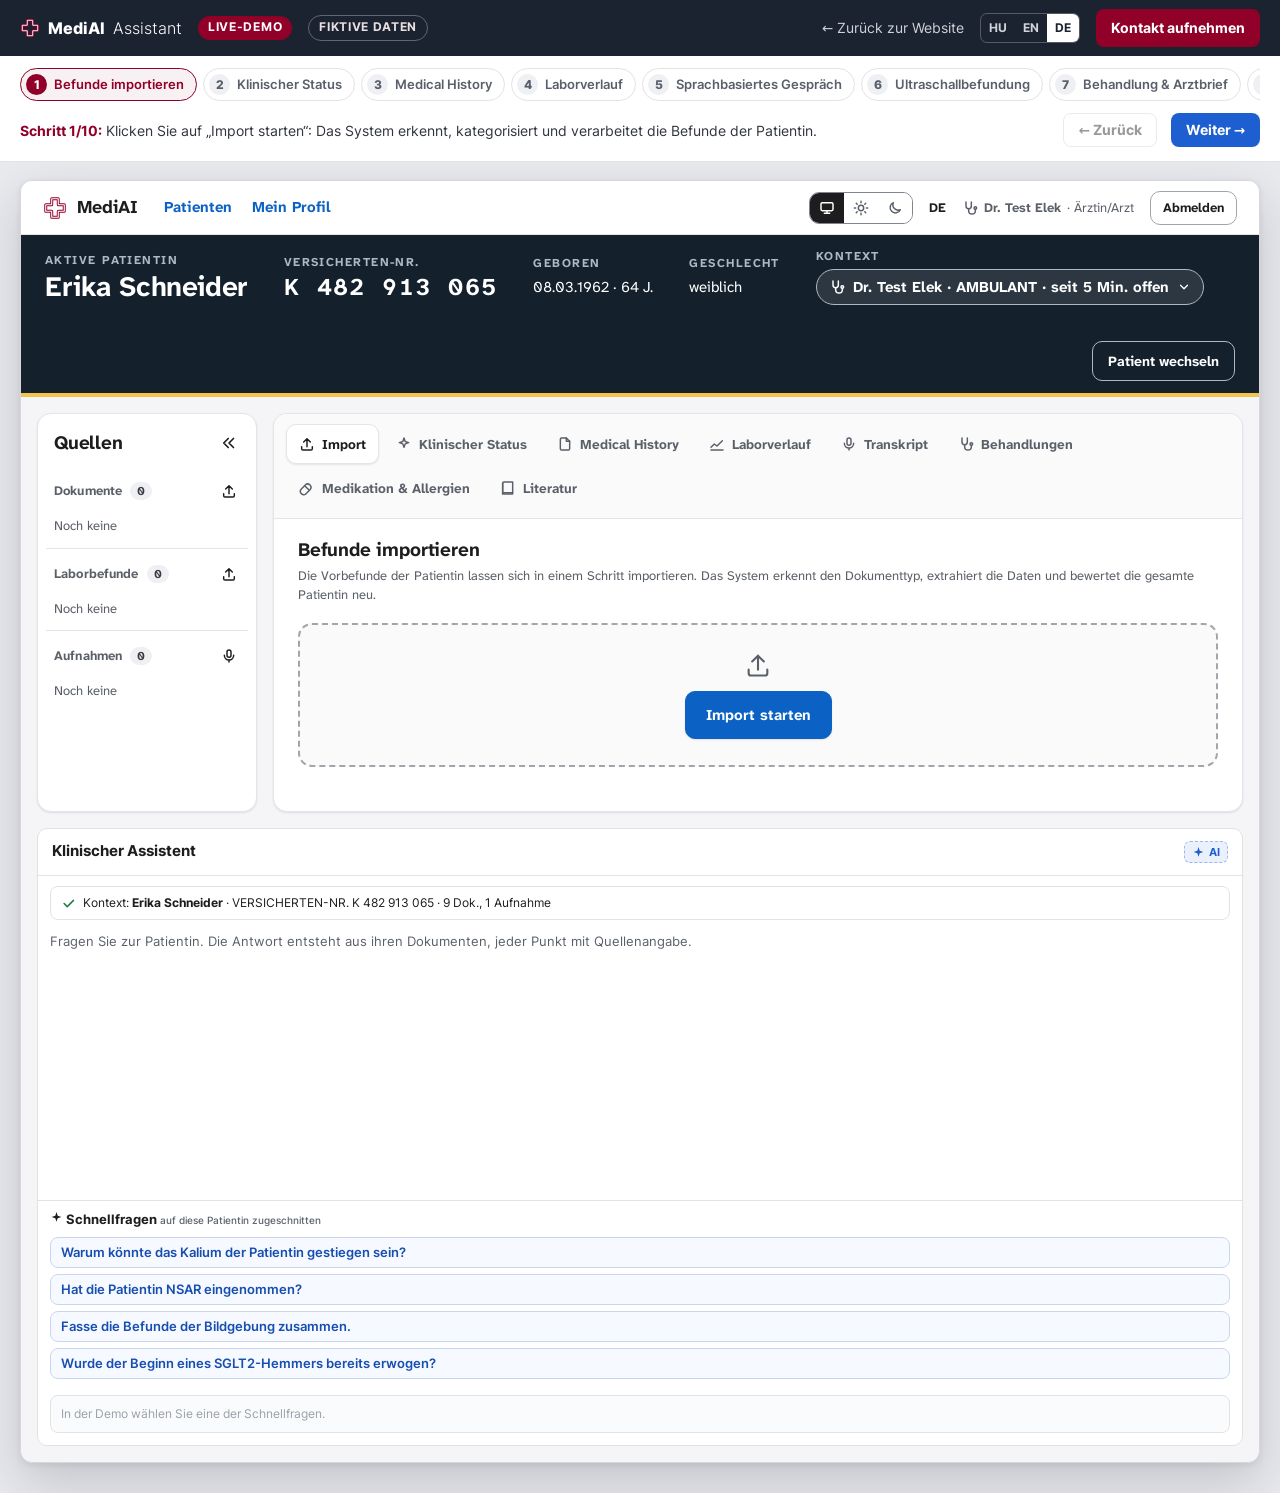
<file: de/demo/index.html>
<!DOCTYPE html>
<html lang="de"><head><meta charset="utf-8"><meta name="viewport" content="width=device-width, initial-scale=1">
<title>MediAI Assistant | Live-Demo</title><meta name="robots" content="noindex">
<link rel="icon" href="../../assets/favicon.svg" type="image/svg+xml">
<link rel="stylesheet" href="../../assets/fonts/inter.css"><link rel="stylesheet" href="../../assets/fonts/atkinson.css"><link rel="stylesheet" href="../../assets/demo/demo.css"></head>
<body data-root="../../"><div id="app"></div>
<script src="../../assets/demo/data-de.js"></script><script src="../../assets/demo/demo.js"></script></body></html>
</file>
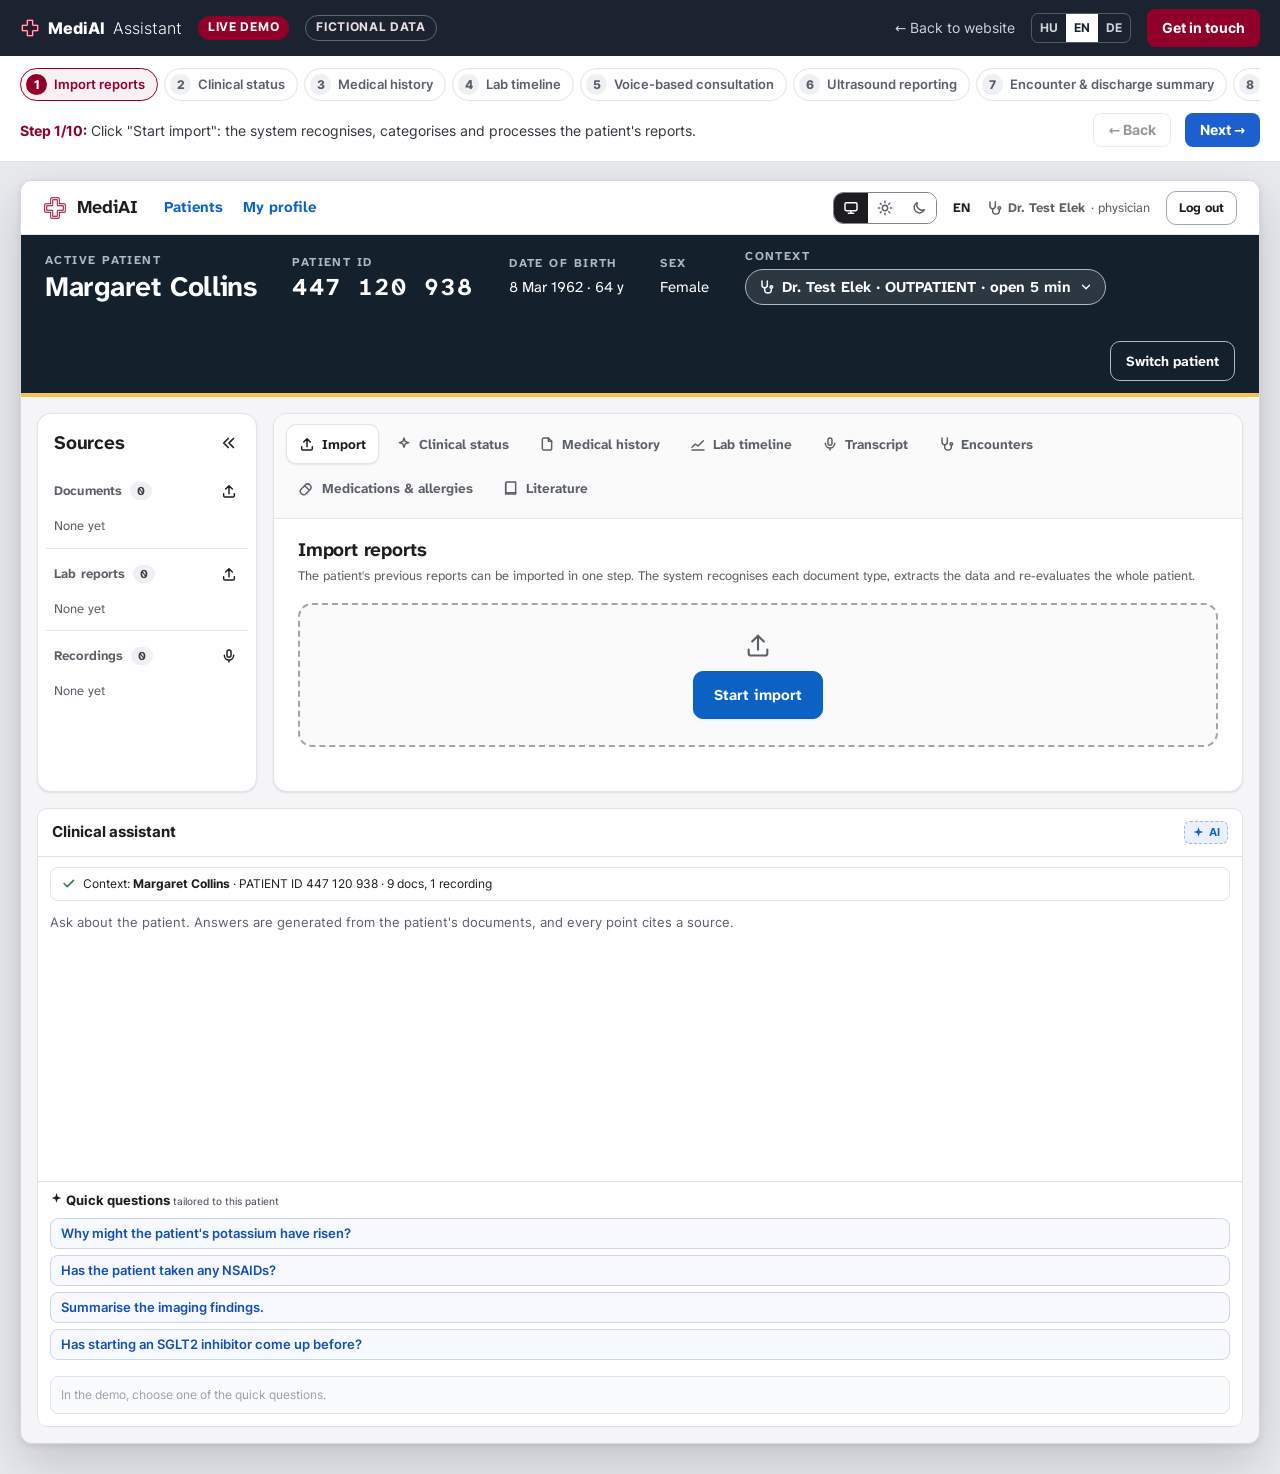
<file: en/demo/index.html>
<!DOCTYPE html>
<html lang="en"><head><meta charset="utf-8"><meta name="viewport" content="width=device-width, initial-scale=1">
<title>MediAI Assistant | Live demo</title><meta name="robots" content="noindex">
<link rel="icon" href="../../assets/favicon.svg" type="image/svg+xml">
<link rel="stylesheet" href="../../assets/fonts/inter.css"><link rel="stylesheet" href="../../assets/fonts/atkinson.css"><link rel="stylesheet" href="../../assets/demo/demo.css"></head>
<body data-root="../../"><div id="app"></div>
<script src="../../assets/demo/data-en.js"></script><script src="../../assets/demo/demo.js"></script></body></html>
</file>
<file: assets/fonts/inter.css>
@font-face {
  font-family: 'Inter';
  font-style: normal;
  font-display: swap;
  font-weight: 300;
  src: url(files/inter-latin-ext-300-normal.woff2) format('woff2'), url(files/inter-latin-ext-300-normal.woff) format('woff');
  unicode-range: U+0100-02AF,U+0304,U+0308,U+0329,U+1E00-1E9F,U+1EF2-1EFF,U+2020,U+20A0-20AB,U+20AD-20C0,U+2113,U+2C60-2C7F,U+A720-A7FF;
}
@font-face {
  font-family: 'Inter';
  font-style: normal;
  font-display: swap;
  font-weight: 300;
  src: url(files/inter-latin-300-normal.woff2) format('woff2'), url(files/inter-latin-300-normal.woff) format('woff');
  unicode-range: U+0000-00FF,U+0131,U+0152-0153,U+02BB-02BC,U+02C6,U+02DA,U+02DC,U+0304,U+0308,U+0329,U+2000-206F,U+2074,U+20AC,U+2122,U+2191,U+2193,U+2212,U+2215,U+FEFF,U+FFFD;
}
@font-face {
  font-family: 'Inter';
  font-style: normal;
  font-display: swap;
  font-weight: 400;
  src: url(files/inter-latin-ext-400-normal.woff2) format('woff2'), url(files/inter-latin-ext-400-normal.woff) format('woff');
  unicode-range: U+0100-02AF,U+0304,U+0308,U+0329,U+1E00-1E9F,U+1EF2-1EFF,U+2020,U+20A0-20AB,U+20AD-20C0,U+2113,U+2C60-2C7F,U+A720-A7FF;
}
@font-face {
  font-family: 'Inter';
  font-style: normal;
  font-display: swap;
  font-weight: 400;
  src: url(files/inter-latin-400-normal.woff2) format('woff2'), url(files/inter-latin-400-normal.woff) format('woff');
  unicode-range: U+0000-00FF,U+0131,U+0152-0153,U+02BB-02BC,U+02C6,U+02DA,U+02DC,U+0304,U+0308,U+0329,U+2000-206F,U+2074,U+20AC,U+2122,U+2191,U+2193,U+2212,U+2215,U+FEFF,U+FFFD;
}
@font-face {
  font-family: 'Inter';
  font-style: normal;
  font-display: swap;
  font-weight: 500;
  src: url(files/inter-latin-ext-500-normal.woff2) format('woff2'), url(files/inter-latin-ext-500-normal.woff) format('woff');
  unicode-range: U+0100-02AF,U+0304,U+0308,U+0329,U+1E00-1E9F,U+1EF2-1EFF,U+2020,U+20A0-20AB,U+20AD-20C0,U+2113,U+2C60-2C7F,U+A720-A7FF;
}
@font-face {
  font-family: 'Inter';
  font-style: normal;
  font-display: swap;
  font-weight: 500;
  src: url(files/inter-latin-500-normal.woff2) format('woff2'), url(files/inter-latin-500-normal.woff) format('woff');
  unicode-range: U+0000-00FF,U+0131,U+0152-0153,U+02BB-02BC,U+02C6,U+02DA,U+02DC,U+0304,U+0308,U+0329,U+2000-206F,U+2074,U+20AC,U+2122,U+2191,U+2193,U+2212,U+2215,U+FEFF,U+FFFD;
}
@font-face {
  font-family: 'Inter';
  font-style: normal;
  font-display: swap;
  font-weight: 600;
  src: url(files/inter-latin-ext-600-normal.woff2) format('woff2'), url(files/inter-latin-ext-600-normal.woff) format('woff');
  unicode-range: U+0100-02AF,U+0304,U+0308,U+0329,U+1E00-1E9F,U+1EF2-1EFF,U+2020,U+20A0-20AB,U+20AD-20C0,U+2113,U+2C60-2C7F,U+A720-A7FF;
}
@font-face {
  font-family: 'Inter';
  font-style: normal;
  font-display: swap;
  font-weight: 600;
  src: url(files/inter-latin-600-normal.woff2) format('woff2'), url(files/inter-latin-600-normal.woff) format('woff');
  unicode-range: U+0000-00FF,U+0131,U+0152-0153,U+02BB-02BC,U+02C6,U+02DA,U+02DC,U+0304,U+0308,U+0329,U+2000-206F,U+2074,U+20AC,U+2122,U+2191,U+2193,U+2212,U+2215,U+FEFF,U+FFFD;
}
@font-face {
  font-family: 'Inter';
  font-style: normal;
  font-display: swap;
  font-weight: 700;
  src: url(files/inter-latin-ext-700-normal.woff2) format('woff2'), url(files/inter-latin-ext-700-normal.woff) format('woff');
  unicode-range: U+0100-02AF,U+0304,U+0308,U+0329,U+1E00-1E9F,U+1EF2-1EFF,U+2020,U+20A0-20AB,U+20AD-20C0,U+2113,U+2C60-2C7F,U+A720-A7FF;
}
@font-face {
  font-family: 'Inter';
  font-style: normal;
  font-display: swap;
  font-weight: 700;
  src: url(files/inter-latin-700-normal.woff2) format('woff2'), url(files/inter-latin-700-normal.woff) format('woff');
  unicode-range: U+0000-00FF,U+0131,U+0152-0153,U+02BB-02BC,U+02C6,U+02DA,U+02DC,U+0304,U+0308,U+0329,U+2000-206F,U+2074,U+20AC,U+2122,U+2191,U+2193,U+2212,U+2215,U+FEFF,U+FFFD;
}
@font-face {
  font-family: 'Inter';
  font-style: normal;
  font-display: swap;
  font-weight: 800;
  src: url(files/inter-latin-ext-800-normal.woff2) format('woff2'), url(files/inter-latin-ext-800-normal.woff) format('woff');
  unicode-range: U+0100-02AF,U+0304,U+0308,U+0329,U+1E00-1E9F,U+1EF2-1EFF,U+2020,U+20A0-20AB,U+20AD-20C0,U+2113,U+2C60-2C7F,U+A720-A7FF;
}
@font-face {
  font-family: 'Inter';
  font-style: normal;
  font-display: swap;
  font-weight: 800;
  src: url(files/inter-latin-800-normal.woff2) format('woff2'), url(files/inter-latin-800-normal.woff) format('woff');
  unicode-range: U+0000-00FF,U+0131,U+0152-0153,U+02BB-02BC,U+02C6,U+02DA,U+02DC,U+0304,U+0308,U+0329,U+2000-206F,U+2074,U+20AC,U+2122,U+2191,U+2193,U+2212,U+2215,U+FEFF,U+FFFD;
}
</file>
<file: assets/site.css>
:root{
  --red:#910029; --red-d:#6f0020; --red-l:#c4194a; --ink:#1c1e23; --muted:#5a606b;
  --line:#e7e2e4; --tint:#f8f1f3; --soft:#fbf8f9; --navy:#1b2230; --navy2:#232c3d;
  --max:1160px;
}
*{box-sizing:border-box;margin:0;padding:0}
html{scroll-behavior:smooth}
body{font-family:'Inter',system-ui,-apple-system,'Segoe UI',sans-serif;color:var(--ink);background:#fff;font-size:16.5px;line-height:1.6;-webkit-font-smoothing:antialiased}
img{max-width:100%;height:auto;display:block}
a{color:inherit}
.wrap{max-width:var(--max);margin:0 auto;padding:0 24px}
/* header */
.hdr{position:sticky;top:0;z-index:50;background:rgba(255,255,255,.94);backdrop-filter:saturate(1.4) blur(10px);border-bottom:1px solid var(--line)}
.hdr .wrap{display:flex;align-items:center;gap:28px;height:68px}
.logo{display:flex;align-items:center;gap:9px;text-decoration:none;font-weight:800;font-size:18px;letter-spacing:-.01em;white-space:nowrap}
.logo span{font-weight:300}
.nav{display:flex;gap:22px;margin-left:auto}
.nav a{text-decoration:none;font-size:14px;font-weight:500;color:#3a3e46;white-space:nowrap}
.nav a:hover{color:var(--red)}
.lang{display:flex;flex:none;border:1px solid var(--line);border-radius:8px;overflow:hidden}
.lang a{font-size:12.5px;font-weight:700;letter-spacing:.04em;text-decoration:none;padding:6px 9px;color:var(--muted)}
.lang a.on{background:var(--navy);color:#fff}
.btn{display:inline-flex;align-items:center;gap:8px;text-decoration:none;font-weight:650;font-size:15px;border-radius:9px;padding:11px 18px;border:1.5px solid transparent;transition:.15s;white-space:nowrap;cursor:pointer}
.btn-red{background:var(--red);color:#fff}
.btn-red:hover{background:var(--red-d)}
.btn-ghost{border-color:rgba(255,255,255,.35);color:#fff}
.btn-ghost:hover{background:rgba(255,255,255,.08)}
.btn-line{border-color:var(--red);color:var(--red);background:#fff}
.btn-line:hover{background:var(--tint)}
.hdr .btn{padding:9px 15px;font-size:14px}
.burger{display:none;background:none;border:0;cursor:pointer;padding:6px}
/* hero */
.hero{background:var(--navy);color:#fff;position:relative;overflow:hidden}
.hero::before{content:"";position:absolute;inset:0 0 auto 0;height:4px;background:var(--red)}
.hero .wrap{padding-top:72px;padding-bottom:0}
.hero h1{font-size:clamp(34px,5vw,58px);line-height:1.07;font-weight:800;letter-spacing:-.025em;max-width:900px}
.hero .sub{font-size:19px;color:#e3d8dc;margin:18px 0 10px;font-weight:500}
.hero .claim{font-size:clamp(18px,2vw,22px);font-weight:300;max-width:760px;line-height:1.5}
.hero .claim b{font-weight:700;border-bottom:2px solid var(--red-l)}
.hero .ctas{display:flex;gap:12px;margin:30px 0 46px;flex-wrap:wrap}
.hero .shot{border-radius:12px 12px 0 0;overflow:hidden;box-shadow:0 30px 60px rgba(0,0,0,.45);border:1px solid rgba(255,255,255,.08);border-bottom:0}
.chips{display:grid;grid-template-columns:repeat(4,1fr);gap:14px;padding:26px 0 34px}
.chip{border:1px solid rgba(255,255,255,.16);border-radius:11px;padding:14px 16px;display:flex;gap:12px;align-items:center;font-weight:600;font-size:14.5px;line-height:1.3;color:#fff}
.chip svg{flex:none}
.heroband{background:var(--navy2)}
/* sections */
section.s{padding:96px 0}
section.s.alt{background:var(--soft)}
.kick{font-size:12.5px;font-weight:800;letter-spacing:.15em;text-transform:uppercase;color:var(--red);margin-bottom:12px;display:flex;gap:10px;align-items:center}
.tag{font-size:11px;letter-spacing:.1em;background:var(--red);color:#fff;border-radius:20px;padding:3px 10px}
h2{font-size:clamp(28px,3.4vw,42px);line-height:1.13;font-weight:800;letter-spacing:-.02em;margin-bottom:16px}
.rule{width:56px;height:4px;border-radius:2px;background:var(--red);margin:4px 0 22px}
.lead{font-size:19px;color:#3b3f47;max-width:780px;line-height:1.55}
.stats{display:grid;grid-template-columns:repeat(3,1fr);gap:28px;margin:44px 0}
.stat .n{font-size:54px;font-weight:800;color:var(--red);letter-spacing:-.03em;line-height:1}
.stat .t{color:var(--muted);font-size:15px;margin-top:8px;max-width:300px}
.trust{background:var(--tint);border-radius:14px;padding:22px 26px;font-size:17px;margin-bottom:46px}
.pillars{display:grid;grid-template-columns:repeat(3,1fr);gap:22px}
.pillar{border-top:3px solid var(--red);background:#fff;border-radius:0 0 12px 12px;padding:24px 24px 26px;box-shadow:0 1px 0 var(--line)}
section.alt .pillar{background:#fff}
.pillar h3{font-size:19px;margin-bottom:8px}
.pillar p{color:#464a52;font-size:15.5px}
.fn{font-size:12.5px;color:#8a8f98;margin-top:34px;line-height:1.5}
.tiles{display:grid;grid-template-columns:repeat(4,1fr);gap:18px;margin-top:40px}
.tile{border:1px solid var(--line);border-radius:14px;padding:24px 22px;background:#fff;transition:.2s}
.tile:hover{border-color:#d9c3ca;transform:translateY(-2px);box-shadow:0 10px 26px rgba(60,20,30,.07)}
.tile .ic{width:48px;height:48px;border-radius:12px;background:var(--tint);display:flex;align-items:center;justify-content:center;margin-bottom:16px}
.tile h3{font-size:17px;margin-bottom:6px}
.tile p{font-size:14.5px;color:var(--muted);line-height:1.5}
.tile.hl{border:1.5px solid var(--red);background:var(--soft)}
.local{margin-top:28px;display:flex;gap:16px;align-items:center;background:var(--tint);border-radius:14px;padding:20px 24px;font-size:16.5px}
/* feature rows */
.feat{display:grid;grid-template-columns:1fr 1.25fr;gap:56px;align-items:center;padding:56px 0;border-top:1px solid var(--line)}
.feat:first-of-type{border-top:0}
.feat.rev{grid-template-columns:1.25fr 1fr}
.feat.rev .txt{order:2}
.feat h3{font-size:clamp(24px,2.6vw,31px);line-height:1.18;letter-spacing:-.015em;margin-bottom:14px;font-weight:800}
.feat .ftxt{color:#3b3f47;font-size:17px;margin-bottom:18px}
ul.pts{list-style:none}
ul.pts li{position:relative;padding-left:26px;margin-bottom:11px;font-size:15.5px;color:#30343b}
ul.pts li::before{content:"";position:absolute;left:0;top:7px;width:11px;height:11px;border:2px solid var(--red);border-radius:50%}
.frame{border:1px solid #dcd7da;border-radius:12px;overflow:hidden;background:#fff;box-shadow:0 18px 44px rgba(30,20,25,.12),0 2px 6px rgba(30,20,25,.06)}
.frame .bar{height:26px;background:#f3f1f2;border-bottom:1px solid #e3dfe1;display:flex;align-items:center;gap:6px;padding-left:12px}
.frame .bar i{width:9px;height:9px;border-radius:50%;background:#d8d2d5;display:block}
.cap{font-size:13px;color:var(--muted);margin-top:10px}
.stack>*+*{margin-top:18px}
.echo{margin-top:22px;border:1.5px solid var(--red);border-radius:14px;padding:20px 22px;background:#fff}
.echo .tag{display:inline-block;margin-bottom:10px}
.quote{border-left:4px solid var(--red);padding:4px 0 4px 20px;font-size:20px;font-weight:600;line-height:1.45;margin-top:26px}
/* steps */
.case{display:grid;grid-template-columns:1fr 1.1fr;gap:56px;align-items:start;margin-top:36px}
.steps{position:relative}
.step{position:relative;padding-left:58px;margin-bottom:26px}
.step .num{position:absolute;left:0;top:0;width:38px;height:38px;border-radius:50%;background:var(--red);color:#fff;font-weight:800;display:flex;align-items:center;justify-content:center}
.step::after{content:"";position:absolute;left:18.5px;top:44px;bottom:-24px;width:1.5px;background:#e3c9d1}
.step:last-child::after{display:none}
.step h3{font-size:18px;margin-bottom:4px}
.step p{color:#464a52;font-size:15.5px}
/* security */
.sec{background:var(--navy);color:#fff}
.sec .lead{color:#d8dbe1}
.sec .kick{color:#ff8fab}
.diagram{background:#fff;border-radius:16px;padding:22px;margin:40px 0 28px}
.big3{display:grid;grid-template-columns:repeat(3,1fr);gap:20px;margin-bottom:28px}
.big3 div{border:1px solid rgba(255,255,255,.16);border-radius:14px;padding:22px 24px}
.big3 b{display:block;font-size:44px;font-weight:800;line-height:1;letter-spacing:-.02em}
.big3 span{color:#cfd3da;font-size:15px;display:block;margin-top:8px}
.cols3{display:grid;grid-template-columns:repeat(3,1fr);gap:20px}
.cols3 .pillar{background:var(--navy2);box-shadow:none}
.cols3 .pillar h3{color:#fff}
.cols3 ul.pts li{color:#d8dbe1}
.cols3 ul.pts li::before{border-color:#ff7a9c}
/* audience */
.aud{display:grid;grid-template-columns:repeat(4,1fr);gap:18px;margin-top:36px}
.aud .tile h3{font-size:18px}
.why{display:grid;grid-template-columns:repeat(5,1fr);gap:14px;margin-top:20px}
.why .pillar{padding:20px 18px}
.why .pillar h3{font-size:16.5px}
.why .pillar p{font-size:14.5px}
/* demo teaser */
.teaser{display:grid;grid-template-columns:1.1fr 1fr;gap:48px;align-items:center}
/* faq */
.faq{max-width:860px;margin-top:30px}
.faq details{border-bottom:1px solid var(--line);padding:18px 0}
.faq summary{cursor:pointer;font-weight:700;font-size:17.5px;list-style:none;display:flex;justify-content:space-between;gap:20px}
.faq summary::-webkit-details-marker{display:none}
.faq summary::after{content:"+";color:var(--red);font-size:24px;line-height:1;font-weight:400}
.faq details[open] summary::after{content:"−"}
.faq details p{color:#464a52;margin-top:10px;font-size:16px}
/* closing */
.close{background:var(--navy);color:#fff;text-align:center;padding:96px 0}
.close .slog{font-size:clamp(26px,3.4vw,40px);font-weight:300;line-height:1.3;margin:22px 0 34px}
.close .slog b{font-weight:800}
footer{background:#141a25;color:#9aa0aa;font-size:14px;padding:30px 0}
footer .wrap{display:flex;justify-content:space-between;gap:20px;flex-wrap:wrap;align-items:center}
footer a{color:#cfd3da;text-decoration:none}
/* responsive */
@media (max-width:1300px){
  .nav{display:none}
  .burger{display:block}
  .hdr .lang{margin-left:auto}
  .nav.open{display:flex;position:absolute;top:68px;left:0;right:0;flex-direction:column;align-items:flex-start;background:#fff;padding:16px 24px;border-bottom:1px solid var(--line);gap:14px}
  .tiles,.aud{grid-template-columns:repeat(2,1fr)}
  .why{grid-template-columns:repeat(2,1fr)}
  .feat,.feat.rev,.case,.teaser{grid-template-columns:1fr;gap:28px}
  .feat.rev .txt{order:0}
  .chips{grid-template-columns:repeat(2,1fr)}
}
@media (max-width:680px){
  body{font-size:16px}
  .hdr .btn{display:none}
  .hdr .wrap{gap:12px}
  .logo{font-size:16px}
  .lang a{padding:5px 7px}
  .stats,.pillars,.big3,.cols3{grid-template-columns:1fr}
  .tiles,.aud,.why{grid-template-columns:1fr}
  section.s{padding:68px 0}
  .hero .wrap{padding-top:48px}
  .chips{grid-template-columns:1fr}
}
section[id]{scroll-margin-top:72px}

.navdemo{display:inline-flex;align-items:center;gap:7px;border:1.5px solid var(--red);color:var(--red)!important;border-radius:20px;padding:5px 13px;font-weight:700!important;background:var(--tint)}
.navdemo:hover{background:var(--red);color:#fff!important}
.navdemo i{width:8px;height:8px;border-radius:50%;background:var(--red);animation:pd 1.6s infinite}
.navdemo:hover i{background:#fff}
@keyframes pd{0%{box-shadow:0 0 0 0 rgba(145,0,41,.5)}70%{box-shadow:0 0 0 7px rgba(145,0,41,0)}100%{box-shadow:0 0 0 0 rgba(145,0,41,0)}}
.demo-s{background:linear-gradient(180deg,var(--soft) 0,var(--soft) 60%,#fff 100%);padding-bottom:70px}
.demo-wrap{max-width:1520px;margin:30px auto 0;padding:0 16px}
.demo-frame{display:block;width:100%;height:calc(100vh - 84px);min-height:640px;max-height:1020px;border:0;border-radius:14px;background:#e9eaee;box-shadow:0 24px 60px rgba(20,25,40,.18),0 2px 6px rgba(20,25,40,.08)}
@media (max-width:1420px){.nav{gap:16px}.nav a{font-size:13.5px}}
.hdr .wrap{max-width:1380px}
.nav{align-items:baseline}.navdemo{line-height:1.2}

.demoview{background:#eceef2}
.demoview[hidden],#pageMain[hidden]{display:none}
.dvbar{background:var(--navy);color:#fff}
.dvbar .wrap{display:flex;justify-content:space-between;align-items:center;height:44px;max-width:1520px}
.dvt{font-weight:700;font-size:14px;display:flex;gap:9px;align-items:center}
.dvt i{width:8px;height:8px;border-radius:50%;background:#ff4f7b;animation:pd 1.6s infinite}
.dvback{color:#cfd3da;text-decoration:none;font-size:14px}
.dvback:hover{color:#fff}
.dvframe{display:block;width:100%;height:calc(100vh - 69px);min-height:520px;border:0}
body.demo-mode{overflow:hidden;background:#eceef2}
body.demo-mode .demoview{display:block}
.navdemo.on{background:var(--red);color:#fff!important}
.navdemo.on i{background:#fff}
</file>
<file: assets/fonts/atkinson.css>
/* Atkinson Hyperlegible Next + Mono (SIL OFL 1.1) — a valós MediAI alkalmazás betűtípusa, a demó használja */
@font-face{font-family:'Atkinson Hyperlegible Next';font-style:normal;font-display:swap;font-weight:400;src:url(files/atkinson-hyperlegible-next-latin-ext-400-normal.woff2) format('woff2');unicode-range:U+0100-02BA,U+02BD-02C5,U+02C7-02CC,U+02CE-02D7,U+02DD-02FF,U+0304,U+0308,U+0329,U+1D00-1DBF,U+1E00-1E9F,U+1EF2-1EFF,U+2020,U+20A0-20AB,U+20AD-20C0,U+2113,U+2C60-2C7F,U+A720-A7FF}
@font-face{font-family:'Atkinson Hyperlegible Next';font-style:normal;font-display:swap;font-weight:400;src:url(files/atkinson-hyperlegible-next-latin-400-normal.woff2) format('woff2');unicode-range:U+0000-00FF,U+0131,U+0152-0153,U+02BB-02BC,U+02C6,U+02DA,U+02DC,U+0304,U+0308,U+0329,U+2000-206F,U+20AC,U+2122,U+2191,U+2193,U+2212,U+2215,U+FEFF,U+FFFD}
@font-face{font-family:'Atkinson Hyperlegible Next';font-style:normal;font-display:swap;font-weight:700;src:url(files/atkinson-hyperlegible-next-latin-ext-700-normal.woff2) format('woff2');unicode-range:U+0100-02BA,U+02BD-02C5,U+02C7-02CC,U+02CE-02D7,U+02DD-02FF,U+0304,U+0308,U+0329,U+1D00-1DBF,U+1E00-1E9F,U+1EF2-1EFF,U+2020,U+20A0-20AB,U+20AD-20C0,U+2113,U+2C60-2C7F,U+A720-A7FF}
@font-face{font-family:'Atkinson Hyperlegible Next';font-style:normal;font-display:swap;font-weight:700;src:url(files/atkinson-hyperlegible-next-latin-700-normal.woff2) format('woff2');unicode-range:U+0000-00FF,U+0131,U+0152-0153,U+02BB-02BC,U+02C6,U+02DA,U+02DC,U+0304,U+0308,U+0329,U+2000-206F,U+20AC,U+2122,U+2191,U+2193,U+2212,U+2215,U+FEFF,U+FFFD}
@font-face{font-family:'Atkinson Hyperlegible Mono';font-style:normal;font-display:swap;font-weight:400;src:url(files/atkinson-hyperlegible-mono-latin-ext-400-normal.woff2) format('woff2');unicode-range:U+0100-02BA,U+02BD-02C5,U+02C7-02CC,U+02CE-02D7,U+02DD-02FF,U+0304,U+0308,U+0329,U+1D00-1DBF,U+1E00-1E9F,U+1EF2-1EFF,U+2020,U+20A0-20AB,U+20AD-20C0,U+2113,U+2C60-2C7F,U+A720-A7FF}
@font-face{font-family:'Atkinson Hyperlegible Mono';font-style:normal;font-display:swap;font-weight:400;src:url(files/atkinson-hyperlegible-mono-latin-400-normal.woff2) format('woff2');unicode-range:U+0000-00FF,U+0131,U+0152-0153,U+02BB-02BC,U+02C6,U+02DA,U+02DC,U+0304,U+0308,U+0329,U+2000-206F,U+20AC,U+2122,U+2191,U+2193,U+2212,U+2215,U+FEFF,U+FFFD}
@font-face{font-family:'Atkinson Hyperlegible Mono';font-style:normal;font-display:swap;font-weight:700;src:url(files/atkinson-hyperlegible-mono-latin-ext-700-normal.woff2) format('woff2');unicode-range:U+0100-02BA,U+02BD-02C5,U+02C7-02CC,U+02CE-02D7,U+02DD-02FF,U+0304,U+0308,U+0329,U+1D00-1DBF,U+1E00-1E9F,U+1EF2-1EFF,U+2020,U+20A0-20AB,U+20AD-20C0,U+2113,U+2C60-2C7F,U+A720-A7FF}
@font-face{font-family:'Atkinson Hyperlegible Mono';font-style:normal;font-display:swap;font-weight:700;src:url(files/atkinson-hyperlegible-mono-latin-700-normal.woff2) format('woff2');unicode-range:U+0000-00FF,U+0131,U+0152-0153,U+02BB-02BC,U+02C6,U+02DA,U+02DC,U+0304,U+0308,U+0329,U+2000-206F,U+20AC,U+2122,U+2191,U+2193,U+2212,U+2215,U+FEFF,U+FFFD}
</file>
<file: assets/demo/demo.css>
:root{--red:#910029;--red-d:#6f0020;--ink:#1c1e23;--muted:#5a606b;--line:#e4e1e3;--tint:#f8f1f3;--navy:#1b2230;--blue:#1d5fd1;--blue-l:#eaf1fd;--app:#f4f5f7;--warn:#fff4d6;--warnb:#e9c46a;--bad:#fdecee;--badb:#e8a0ab;--ok:#e8f6ee;
/* a valós MediAI alkalmazás tokenjei (frontend/src/styles/tokens.css) */
--c-ground:#f5f5f7;--c-surface:#fff;--c-surface-muted:#eef0f3;--c-surface-sunken:#fafafb;--c-ink:#1d1d1f;--c-ink-2:#3a3a3f;--c-ink-muted:#5b6068;--c-ink-inverse:#fff;
--c-line:#e3e5e9;--c-line-strong:#a1a6ad;--c-line-input:#80868f;--c-line-soft:#d6d9de;--c-accent:#0b62c4;--c-accent-strong:#084a94;--c-accent-tint:#e8f1fc;--c-accent-tint-2:#f2f7fd;--c-accent-line:#b9cfe8;
--c-critical:#b3261e;--c-critical-tint:#fdecea;--c-critical-line:#f1b8b3;--c-warning:#f2c44f;--c-warning-ink:#7a4800;--c-warning-tint:#fff6dc;--c-warning-line:#9a5b00;--c-success:#1b7a4b;
--c-highlight:#ffe39a;--c-ref-band:#e6eaec;--c-band:#14202c;--c-band-ink:#fff;--c-band-ink-muted:#aeb9c4;--c-band-hover:rgba(255,255,255,.1);
--shadow-1:0 1px 2px rgba(16,24,40,.06),0 1px 3px rgba(16,24,40,.04);--shadow-2:0 4px 16px rgba(16,24,40,.1);
--font-mono:'Atkinson Hyperlegible Mono',ui-monospace,Menlo,Consolas,monospace;--r-sm:6px;--r-md:10px;--r-lg:14px}
*{box-sizing:border-box;margin:0;padding:0}
body{font-family:'Inter',system-ui,sans-serif;color:var(--ink);background:#e9eaee;font-size:14px;line-height:1.5;-webkit-font-smoothing:antialiased}
button{font-family:inherit;cursor:pointer}
a{color:inherit}
/* top demo bar */
.dbar{background:var(--navy);color:#fff;position:sticky;top:0;z-index:40}
.dbar .in{display:flex;align-items:center;gap:16px;height:56px;padding:0 20px;max-width:1560px;margin:0 auto}
.dbar .logo{display:flex;align-items:center;gap:8px;font-weight:800;font-size:16px;text-decoration:none;color:#fff;white-space:nowrap}
.dbar .logo span{font-weight:300}
.pill{font-size:11.5px;font-weight:700;letter-spacing:.06em;text-transform:uppercase;border-radius:20px;padding:3px 10px}
.pill.red{background:var(--red);color:#fff}
.pill.ghost{border:1px solid rgba(255,255,255,.3);color:#e9dfe3}
.dbar .sp{flex:1}
.dbar .lnk{color:#cfd3da;text-decoration:none;font-size:13.5px;white-space:nowrap}
.dbar .lnk:hover{color:#fff}
.lang{display:flex;border:1px solid rgba(255,255,255,.25);border-radius:7px;overflow:hidden}
.lang a{font-size:12px;font-weight:700;padding:5px 8px;text-decoration:none;color:#cfd3da}
.lang a.on{background:#fff;color:var(--navy)}
.btn{display:inline-flex;align-items:center;gap:7px;border:1.5px solid transparent;border-radius:8px;padding:8px 14px;font-weight:650;font-size:13.5px;text-decoration:none;white-space:nowrap;background:#fff;color:var(--ink);transition:.15s}
.btn.red{background:var(--red);color:#fff}
.btn.red:hover{background:var(--red-d)}
.btn.blue{background:var(--blue);color:#fff}
.btn.blue:hover{background:#174fb0}
.btn.line{border-color:#cfd3da;background:#fff}
.btn.line:hover{border-color:#9aa0aa}
.btn:disabled{opacity:.45;cursor:default}
.btn.big{padding:12px 20px;font-size:15px}
/* steps bar */
.steps{background:#fff;border-bottom:1px solid var(--line);position:sticky;top:56px;z-index:30}
.steps .in{max-width:1560px;margin:0 auto;padding:12px 20px 14px}
.srow{display:flex;gap:6px;overflow-x:auto;scrollbar-width:none;padding-bottom:2px}
.srow::-webkit-scrollbar{display:none}
.sb{display:flex;align-items:center;gap:7px;border:1px solid var(--line);background:#fff;border-radius:20px;padding:5px 12px 5px 5px;font-size:12.5px;font-weight:600;color:var(--muted);white-space:nowrap}
.sb i{font-style:normal;width:21px;height:21px;border-radius:50%;background:#eef0f3;color:var(--muted);display:flex;align-items:center;justify-content:center;font-size:11.5px;font-weight:800}
.sb.done i{background:#d9efe2;color:#1f7a45}
.sb.on{border-color:var(--red);color:var(--red);background:var(--tint)}
.sb.on i{background:var(--red);color:#fff}
.hint{display:flex;align-items:center;gap:14px;margin-top:10px}
.hint p{flex:1;font-size:14px;color:#30343b}
.hint p b{color:var(--red)}

/* ============ az alkalmazás kerete (a valós MediAI szerint) ============ */
.stage{max-width:1560px;margin:18px auto 30px;padding:0 20px}
.app{font-family:'Atkinson Hyperlegible Next','Inter',system-ui,sans-serif;font-size:15px;background:var(--c-ground);border-radius:12px;overflow:hidden;box-shadow:0 20px 50px rgba(20,25,40,.18),0 2px 6px rgba(20,25,40,.08);border:1px solid #d6d8de;color:var(--c-ink)}
.mono{font-family:var(--font-mono)}
.meta{font-size:13px;color:var(--c-ink-muted)}
.label{font-size:13px;font-weight:700;letter-spacing:.01em;color:var(--c-ink-muted)}
.accent{color:var(--c-accent)}
.h2{font-size:22px;letter-spacing:-.01em;line-height:1.2}
.h2s{font-size:19px;letter-spacing:-.01em;line-height:1.2;font-weight:700}
.h3{font-size:16px;font-weight:700}
.push-right{margin-left:auto}
.row-inline{display:inline-flex;align-items:center;gap:6px}
.row-baseline{display:flex;align-items:baseline;gap:12px;flex-wrap:wrap}
.row-gap-10{display:flex;gap:10px;align-items:center}
.row-end{display:flex;gap:12px;align-items:flex-end;flex-wrap:wrap}
.stack-4{display:flex;flex-direction:column;gap:4px}
.stack-12{display:flex;flex-direction:column;gap:12px}
.grow{flex-grow:1}
.empty{color:var(--c-ink-muted);font-size:15px;padding:16px 0}
.pad{padding:16px 24px}
.form-error{color:var(--c-critical);font-size:13px;font-weight:700}
.actions{display:flex;gap:8px;flex-wrap:wrap}
/* gombok */
.abtn{min-height:40px;padding:0 15px;border-radius:var(--r-md);border:1px solid var(--c-line-strong);background:var(--c-surface);color:var(--c-ink);font-size:14px;font-weight:700;display:inline-flex;align-items:center;justify-content:center;gap:8px;cursor:pointer;white-space:nowrap;transition:background-color .12s,border-color .12s}
.abtn:hover:not(:disabled){background:var(--c-surface-muted);border-color:var(--c-line-input)}
.abtn:disabled{cursor:not-allowed;opacity:.5}
.abtn--primary{background:var(--c-accent);border-color:var(--c-accent);color:#fff;box-shadow:var(--shadow-1)}
.abtn--primary:hover:not(:disabled){background:var(--c-accent-strong);border-color:var(--c-accent-strong);color:#fff}
.abtn--sm{min-height:34px;padding:0 12px;font-size:13px}
.abtn--lg{min-height:48px;font-size:15px;padding:0 20px}
.abtn--dark{background:transparent;color:var(--c-band-ink);border-color:var(--c-band-ink-muted)}
.iconbtn{width:40px;height:40px;border-radius:var(--r-md);border:1px solid var(--c-line-soft);background:var(--c-surface);color:var(--c-ink);display:inline-flex;align-items:center;justify-content:center;flex-shrink:0;padding:0;cursor:pointer}
.iconbtn:hover:not(:disabled){background:var(--c-surface-muted)}
.iconbtn:disabled{opacity:.35;cursor:not-allowed}
.iconbtn--ghost{border-color:transparent;background:transparent}
.iconbtn--sm{width:34px;height:34px}
.linkbtn{display:inline-flex;align-items:center;gap:6px;padding:0;border:0;background:none;color:var(--c-accent-strong);font:inherit;font-weight:700;cursor:pointer;text-decoration:underline;text-underline-offset:2px}
.linkbtn:hover{color:var(--c-ink)}
:focus-visible{outline:3px solid var(--c-accent);outline-offset:2px;border-radius:var(--r-sm)}
/* fejléc */
.appbar{height:54px;display:flex;align-items:center;gap:26px;padding:0 22px;background:var(--c-surface);border-bottom:1px solid var(--c-line)}
.appbar__brand{display:inline-flex;align-items:center;gap:10px;font-weight:700;font-size:18px;color:var(--c-ink)}
.appbar__nav{display:flex;gap:20px}
.appbar__nav a{font-weight:700;font-size:15px;color:var(--c-accent);cursor:default}
.appbar__right{margin-left:auto;display:flex;align-items:center;gap:16px;font-size:13px}
.appbar__user{display:inline-flex;align-items:center;gap:6px;color:var(--c-ink-muted)}
.appbar__user strong{color:var(--c-ink-muted)}
.alang{color:var(--c-ink-muted)}.alang strong{color:var(--c-ink)}
.seg2{display:inline-flex;align-self:flex-start;border:1.5px solid var(--c-ink);border-radius:var(--r-md);overflow:hidden;flex-shrink:0}
.seg2 button{height:36px;padding:0 13px;border:none;background:var(--c-surface);color:var(--c-ink);font-size:13px;font-weight:700;cursor:pointer;white-space:nowrap}
.seg2 button.on{background:var(--c-ink);color:#fff}
.seg2 button:not(.on):hover{background:var(--c-surface-muted)}
.seg2--icon{border:1px solid var(--c-line-input);align-self:center}
.seg2--icon button{width:34px;height:30px;padding:0;display:inline-flex;align-items:center;justify-content:center;color:var(--c-ink-muted);cursor:default}
.seg2--icon button.on{color:#fff}
/* beteg-sáv */
.pband{min-height:92px;display:flex;align-items:center;gap:36px;flex-wrap:wrap;padding:12px 24px;background:var(--c-band);color:var(--c-band-ink);border-bottom:4px solid var(--c-warning)}
.pband__field{display:flex;flex-direction:column;gap:4px;font-size:15px}
.pband__label{font-size:12px;font-weight:700;letter-spacing:.12em;color:var(--c-band-ink-muted);text-transform:uppercase}
.pband__name{font-size:28px;font-weight:700;line-height:1;letter-spacing:-.015em}
.pband__taj{font-family:var(--font-mono);font-size:24px;font-weight:700;letter-spacing:.06em;line-height:1}
.pband__switch{margin-left:auto;cursor:default}
.ctxchip{display:inline-flex;align-items:center;gap:8px;min-height:36px;padding:0 12px;font:inherit;font-size:15px;font-weight:700;color:var(--c-band-ink);background:var(--c-band-hover);border:1px solid var(--c-band-ink-muted);border-radius:999px;cursor:pointer;white-space:nowrap}
.ctxchip:hover{border-color:var(--c-band-ink)}
/* munkaterület */
.abody{display:grid;grid-template-columns:250px minmax(0,1fr) 340px;gap:16px;padding:16px;min-height:660px}
.rp{background:var(--c-surface);border:1px solid var(--c-line);border-radius:var(--r-lg);box-shadow:var(--shadow-1);overflow:hidden;display:flex;flex-direction:column;min-width:0}
.panel{background:#fff;border:1px solid var(--line);border-radius:10px;overflow:hidden;display:flex;flex-direction:column}
.ph{display:flex;justify-content:space-between;align-items:center;padding:12px 14px;border-bottom:1px solid var(--line);font-weight:700;font-size:14.5px}
/* források */
.sources__head{display:flex;align-items:center;padding:12px 10px 6px 16px}
.srcs{padding:0 8px 12px;overflow:auto;max-height:760px}
.navgroup{display:flex;flex-direction:column;gap:2px;padding:6px 0}
.navgroup+.navgroup{border-top:1px solid var(--c-line)}
.navgroup__head{display:flex;align-items:center;gap:8px;padding:2px 2px 2px 8px}
.navgroup__count{min-width:22px;padding:0 7px;border-radius:999px;background:var(--c-surface-muted);font-size:12px;font-weight:700;text-align:center;color:var(--c-ink-2)}
.navgroup__list{display:flex;flex-direction:column;gap:2px}
.navgroup__empty{font-size:13px;color:var(--c-ink-muted);padding:4px 8px 6px}
.navitem{display:flex;gap:10px;align-items:flex-start;padding:8px;border-radius:var(--r-md);text-decoration:none;color:var(--c-ink);cursor:pointer;animation:fin .35s ease}
.navitem>svg{margin-top:2px;color:var(--c-ink-muted)}
.navitem:hover{background:var(--c-surface-muted)}
.navitem__text{display:flex;flex-direction:column;min-width:0}
.navitem__text>strong{font-size:14px;font-weight:700;line-height:1.3}
.navitem__text>.meta{font-size:12px}
@keyframes fin{from{opacity:0;transform:translateY(4px)}to{opacity:1;transform:none}}
/* fülsor */
.ptabs{position:sticky;top:0;z-index:2;padding:10px 12px;border-bottom:1px solid var(--c-line);display:flex;flex-wrap:wrap;gap:4px;background:var(--c-surface-sunken)}
.ptab{height:40px;padding:0 12px;display:inline-flex;align-items:center;gap:7px;border-radius:var(--r-md);font-weight:700;font-size:13.5px;color:var(--c-ink-muted);border:1.5px solid transparent;background:transparent;white-space:nowrap}
.ptab:hover{color:var(--c-ink);background:var(--c-surface-muted)}
.ptab--on,.ptab--on:hover{background:var(--c-surface);color:var(--c-ink);border-color:var(--c-line);box-shadow:var(--shadow-1)}
.cbody{overflow:auto;max-height:760px;position:relative}
.tabbody{padding:20px 24px 26px;display:flex;flex-direction:column;gap:18px}
.tabbar{padding:14px 24px 0;display:flex;gap:10px;align-items:center;flex-wrap:wrap}
.tsub{padding:14px 24px 24px}
.phead{padding:16px 24px;border-bottom:1px solid var(--c-line);display:flex;align-items:center;flex-wrap:wrap;gap:14px}
.lctl{display:flex;gap:10px;align-items:center;flex-wrap:wrap}
/* állapotcímkék, címkék, chipek */
.stat{display:inline-flex;align-items:center;height:22px;padding:0 8px;border-radius:var(--r-sm);font-size:11.5px;font-weight:700;letter-spacing:.06em;text-transform:uppercase;border:1.5px solid var(--c-ink);white-space:nowrap}
.stat--nyitott{background:var(--c-accent-tint);border-color:var(--c-accent);color:var(--c-accent-strong)}
.stat--kesz{background:var(--c-surface-muted);border-color:var(--c-line-strong);color:var(--c-ink-2)}
.tag{display:inline-flex;align-items:center;gap:6px;height:22px;padding:0 8px;border-radius:var(--r-sm);font-size:11.5px;font-weight:700;letter-spacing:.06em;text-transform:uppercase;flex-shrink:0;border:1px solid var(--c-line-strong);background:var(--c-surface);color:var(--c-ink)}
.tag--szabaly{background:var(--c-ink);color:#fff;border-color:var(--c-ink)}
.tag--forras{background:var(--c-surface);color:var(--c-ink);border:1px solid var(--c-line-strong)}
.warnchip{display:inline-flex;align-items:center;gap:6px;padding:2px 8px;background:var(--c-warning-tint);border:1.5px solid var(--c-warning-ink);border-radius:var(--r-sm);color:var(--c-warning-ink);font-size:12.5px;font-weight:700;align-self:flex-start}
.srcchip{display:inline-flex;align-items:center;gap:5px;padding:2px 9px;border:1px solid var(--c-line-strong);border-radius:999px;font-size:12.5px;font-weight:700;text-decoration:none;color:var(--c-ink-2)}
.srcchip:hover{background:var(--c-surface-muted)}
/* régi demó-elemek (átirat, szakirodalom) */
.card{border:1px solid var(--c-line);border-radius:var(--r-lg);padding:16px 18px;background:#fff;margin-bottom:14px}
.ct{display:flex;align-items:center;gap:10px;font-size:16px;font-weight:700;margin-bottom:4px;flex-wrap:wrap}
.chip{display:inline-flex;align-items:center;gap:4px;font-size:11px;font-weight:700;border-radius:6px;padding:2px 7px;border:1px dashed #9db8ea;color:var(--blue);background:var(--blue-l);letter-spacing:.02em}
.chip.rule{border-style:solid;border-color:#c9cdd4;background:#f1f2f4;color:#3c4048}
.chip.quote{border-style:solid;border-color:#b9d9c6;background:#ecf7f0;color:#1f6b40}
.chip.warn{border-style:solid;border-color:var(--warnb);background:var(--warn);color:#7a5600}
.cit{display:inline-flex;align-items:center;justify-content:center;min-width:22px;height:18px;padding:0 5px;border-radius:5px;background:var(--blue-l);color:var(--blue);font-size:11px;font-weight:800;border:0;vertical-align:1px;margin:0 1px}
.cit:hover{background:var(--blue);color:#fff}
.unc{display:inline-flex;align-items:center;gap:5px;font-size:11.5px;color:var(--blue);font-weight:600}
.unc i{display:inline-block;width:12px;height:6px;border:1.2px solid var(--blue);border-radius:2px}
.unc i.f{background:var(--blue)}
.disc{font-size:11.5px;color:var(--muted);margin-top:10px}
.spin{width:14px;height:14px;border:2px solid #d5d9e0;border-top-color:var(--c-accent);border-radius:50%;animation:sp .8s linear infinite;display:inline-block;flex:none}
@keyframes sp{to{transform:rotate(360deg)}}
.bar{height:8px;background:var(--c-surface-muted);border-radius:4px;overflow:hidden;margin:8px 0;max-width:520px}
.bar i{display:block;height:100%;background:var(--c-accent);width:0;transition:width .25s}
.prog{display:flex;flex-direction:column;gap:4px}
/* import */
.drop{border:2px dashed var(--c-line-strong);border-radius:var(--r-lg);padding:26px;display:flex;flex-direction:column;align-items:center;gap:12px;background:var(--c-surface-sunken);color:var(--c-ink-muted)}
.irows{display:flex;flex-direction:column}
.irow{display:grid;grid-template-columns:22px 1fr 170px 170px 80px;gap:10px;align-items:center;padding:9px 6px;border-bottom:1px solid var(--c-line);font-size:13.5px;animation:fin .3s ease}
.irow .st{font-size:12.5px;color:var(--c-ink-muted)}
.sumline{display:flex;gap:8px;align-items:center;margin:14px 0;padding:12px 14px;background:#e9f6ef;border:1px solid #b9dfc9;border-radius:var(--r-md);font-weight:700;color:var(--c-success)}
/* ============ Klinikai státusz ============ */
.klin{display:flex;flex-direction:column;gap:12px;padding:18px 20px;background:var(--c-surface);border:1px solid var(--c-line);border-left:4px solid var(--c-accent);border-radius:var(--r-lg)}
.klin__head{display:flex;gap:8px;align-items:center;flex-wrap:wrap}
.klin__badge{display:inline-flex;align-items:center;gap:4px;padding:2px 8px;border-radius:999px;border:1px dashed var(--c-accent);font-size:12px;font-weight:700;color:var(--c-accent)}
.klin__text{font-size:15px;line-height:1.6;display:flex;flex-direction:column;gap:10px}
.klin__label{display:inline-flex;align-items:center;gap:6px;font-size:13px;font-weight:700;color:var(--c-ink-muted)}
.klin__label--rec{color:var(--c-success)}
.klin__recs{padding-top:12px;border-top:1px dashed var(--c-line);display:flex;flex-direction:column;gap:6px}
.klin__recs ul{list-style:none;display:flex;flex-direction:column;gap:6px}
.klin__recs li{display:flex;gap:8px;line-height:1.5;font-size:14.5px}
.klin__arrow{color:var(--c-success);font-weight:700}
.klin__dev{display:flex;flex-direction:column;gap:8px;padding-top:12px;border-top:1px solid var(--c-line)}
.klin__chips{display:flex;flex-wrap:wrap;gap:8px}
.devchip{padding:4px 12px;border-radius:999px;border:1px solid var(--c-critical-line);background:var(--c-critical-tint);color:var(--c-critical);font-size:13px;font-weight:700;cursor:pointer}
.devchip:hover{text-decoration:underline}
.klin__ddi{display:flex;flex-direction:column;gap:6px;font-size:13px}
.klin__ddi ul,.ddilist{list-style:none;display:flex;flex-direction:column;gap:6px}
.klin__ddilink{font-weight:700;color:var(--c-accent)}
.ddirow{display:flex;align-items:baseline;gap:10px;padding:8px 12px;border-radius:var(--r-md);font-size:13.5px}
.sevtone--critical{border:1.5px solid var(--c-critical-line);background:var(--c-critical-tint);color:var(--c-critical)}
.sevtone--warning{border:1.5px solid var(--c-warning-line);background:var(--c-warning-tint);color:var(--c-warning-ink)}
.sevtone--info{border:1px solid var(--c-line);background:var(--c-surface-sunken);color:var(--c-ink-2)}
.sevtone--ok{border:1px solid #b9dfc9;background:#e9f6ef;color:var(--c-success)}
.sevtag{flex:none;font-weight:700;text-transform:uppercase;font-size:12px;letter-spacing:.04em}
/* ============ Labor-idősor ============ */
.labtrend{display:flex;flex-direction:column}
.labgrid{padding:20px 24px;display:grid;grid-template-columns:repeat(auto-fill,minmax(340px,1fr));gap:16px}
.chart{border:1px solid var(--c-line);border-radius:var(--r-lg);padding:16px 18px 10px;display:flex;flex-direction:column;gap:6px;min-width:0;animation:fin .3s}
.chart svg{display:block;overflow:visible}
.chart .hit{cursor:pointer;outline:none}
.chart .hit:focus-visible{stroke:var(--c-accent);stroke-width:3}
.big{font-size:28px;font-weight:700;line-height:1}
.flag{display:inline-flex;align-items:center;gap:4px;font-size:13px;font-weight:700;padding:2px 8px;border:1.5px solid var(--c-ink);border-radius:3px;white-space:nowrap}
.flag--sm{font-size:12px;padding:0 6px;margin-left:6px;font-family:'Inter',system-ui,sans-serif}
.charttip{pointer-events:none;box-sizing:border-box;width:100%;display:flex;flex-direction:column;gap:2px;padding:6px 10px 7px;background:var(--c-surface);border:1.5px solid var(--c-ink);border-radius:4px;font-family:'Atkinson Hyperlegible Next','Inter',system-ui,sans-serif;color:var(--c-ink)}
.charttip--pinned{border-width:2.5px}
.charttip__meta{font-size:11px;color:var(--c-ink-muted);white-space:nowrap;overflow:hidden;text-overflow:ellipsis}
.charttip__title{font-size:14px;font-weight:700;line-height:1.25;overflow-wrap:anywhere;display:-webkit-box;-webkit-box-orient:vertical;-webkit-line-clamp:3;overflow:hidden}
.charttip__more{pointer-events:auto;align-self:flex-start;margin-top:2px;padding:0;border:0;background:none;font:inherit;font-size:11px;font-weight:700;color:var(--c-accent);cursor:pointer}
.charttip__more:hover{text-decoration:underline}
.labtrend__subhead{padding:12px 24px 0;border-top:1px solid var(--c-line)}
.lablegend{padding:0 24px 20px;display:flex;align-items:center;gap:16px;flex-wrap:wrap;font-size:13px;color:var(--c-ink-muted)}
.lablegend__band{width:18px;height:12px;background:var(--c-ref-band)}
.labtable-wrap{padding:20px 24px;overflow-x:auto}
.labtable{border-collapse:collapse;width:100%;font-size:14.5px}
.labtable th,.labtable td{padding:10px 12px;border-bottom:1px solid var(--c-line);text-align:left;white-space:nowrap}
.labtable thead th{font-size:12px;letter-spacing:.06em;color:var(--c-ink-muted);background:var(--c-surface-muted)}
.labtable tbody th{font-weight:700}
.labtable__out{font-weight:700}
.checkline{gap:6px;font-size:13px;cursor:pointer;white-space:nowrap;user-select:none}
.input{height:40px;padding:6px 10px;border:1px solid var(--c-line-input);border-radius:var(--r-md);background:var(--c-surface);color:var(--c-ink);font:inherit;font-size:14px;min-width:0}
.input:focus{outline:3px solid var(--c-accent-line);border-color:var(--c-accent)}
.input--sm{height:34px;font-size:13px;padding:4px 8px}
.input[aria-invalid=true]{border:2px solid var(--c-critical)}
select.input{cursor:pointer}
.field{display:flex;flex-direction:column;gap:6px;font-size:13px;font-weight:700}
.field .meta{font-weight:400}
.detailbox{margin:16px 24px 0;padding:14px 18px;border:1.5px solid var(--c-ink);border-radius:var(--r-md);background:var(--c-surface);display:flex;flex-direction:column;gap:10px;animation:fin .25s}
.deflist{display:grid;grid-template-columns:max-content minmax(0,1fr);gap:6px 16px;font-size:15px}
.deflist dt{font-size:13px;font-weight:700;color:var(--c-ink-muted);padding-top:2px}
.deflist dd{overflow-wrap:anywhere}
.tabform{margin:16px 24px 0;padding:20px;background:var(--c-surface-sunken);border:1px solid var(--c-line);border-radius:var(--r-lg);display:flex;flex-direction:column;gap:14px;animation:fin .25s}
.tabform--inset{margin:0}
.labtable-wrap--form{padding:0}
.labtable--form td{padding:4px 4px;border-bottom:0}
.labtable--form .input--sm{width:100%;min-width:72px}
/* ============ Medical history / epikrízis ============ */
.khead{display:flex;align-items:center;gap:14px;flex-wrap:wrap;padding:16px 20px;background:var(--c-surface);border:1px solid var(--c-line);border-radius:var(--r-lg);box-shadow:var(--shadow-1)}
.khead__icon{display:inline-flex;align-items:center;justify-content:center;width:44px;height:44px;border-radius:var(--r-md);background:var(--c-accent-tint);color:var(--c-accent)}
.khead__title{display:flex;flex-direction:column;gap:2px;min-width:0}
.khead__actions{margin-left:auto;display:flex;gap:8px;flex-wrap:wrap}
.kcard{display:flex;flex-direction:column;gap:10px;padding:14px 20px;background:var(--c-surface);border:1px solid var(--c-line);border-radius:var(--r-lg)}
.kwarn{padding:8px 12px;border-radius:var(--r-md);background:var(--c-warning-tint);border:1px solid var(--c-warning-line);color:var(--c-warning-ink);font-size:13px}
.kwarn summary{cursor:pointer;font-weight:700;display:inline-flex;gap:6px;align-items:center}
.kwarn ul{margin:6px 0 0;padding-left:20px}
.ktl{display:flex;align-items:center;gap:10px;width:100%;min-height:40px;padding:0;border:0;background:transparent;color:var(--c-accent);font:inherit;cursor:pointer;text-align:left}
.ktl__title{color:var(--c-ink-2);font-weight:800;letter-spacing:.04em;text-transform:uppercase;font-size:13.5px}
.kcount{padding:2px 10px;border-radius:999px;background:var(--c-accent-tint);color:var(--c-accent-strong);font-size:13px;font-weight:700}
.timeline{list-style:none;padding:0 0 0 6px}
.timeline__item{position:relative;display:flex;flex-direction:column;align-items:flex-start;gap:2px;padding:0 0 18px 26px;border-left:2px solid var(--c-line)}
.timeline__item:last-child{padding-bottom:4px}
.timeline__dot{position:absolute;left:-7px;top:4px;width:12px;height:12px;border-radius:50%;background:var(--c-accent)}
.timeline__item--flag .timeline__dot{background:var(--c-warning-ink)}
.timeline__date{color:var(--c-accent);font-weight:700;font-size:14px}
.timeline__title{font-size:16px;font-weight:700;color:var(--c-ink)}
.timeline__text{color:var(--c-ink-2);font-size:14px}
.timeline__src{display:inline-flex;align-items:center;gap:4px;font-size:13px;color:var(--c-accent);text-decoration:none}
.timeline__src:hover{text-decoration:underline}
.rte{border:1px solid var(--c-line-soft);border-radius:var(--r-md);overflow:hidden;background:var(--c-surface)}
.rte__bar{display:flex;align-items:center;gap:4px;flex-wrap:wrap;padding:6px 10px;background:var(--c-surface-sunken);border-bottom:1px solid var(--c-line)}
.rte__lbl{margin-right:8px}
.rte__btn{min-width:32px;height:32px;padding:0 8px;border:0;border-radius:var(--r-sm);background:transparent;color:var(--c-ink-2);font-size:15px}
.rte__btn:hover{background:var(--c-surface-muted)}
.rte__b{font-weight:800}.rte__i{font-style:italic}.rte__u{text-decoration:underline}
.rte__body{min-height:220px;max-height:520px;overflow-y:auto;padding:12px 20px 20px;outline:none}
.rte__body:focus-visible{box-shadow:inset 0 0 0 2px var(--c-accent);outline:none}
.kdoc{color:var(--c-ink);font-size:15px;line-height:1.6}
.kdoc h2{margin:18px 0 8px;padding-bottom:6px;border-bottom:1px solid var(--c-line);color:var(--c-accent-strong);font-size:18px}
.kdoc h2:first-child{margin-top:4px}
.kdoc p{margin:6px 0}
.kdoc ul,.kdoc ol{margin:6px 0;padding-left:24px}
.korig{display:flex;flex-direction:column;gap:8px;margin:0 12px 12px;padding:12px 16px;border:2px dashed var(--c-accent);border-radius:var(--r-md);background:var(--c-surface-sunken)}
.efej{padding:12px 20px 8px;border-bottom:1px solid var(--c-line)}
.efej p{margin:2px 0}
/* ellátások */
.itemlist{list-style:none;display:flex;flex-direction:column;gap:10px}
.item{padding:12px 14px;border:1px solid var(--c-line);border-radius:var(--r-md);background:var(--c-surface);display:flex;flex-direction:column;gap:10px}
.item--open{border-color:var(--c-accent)}
.item--critical{border:1.5px solid var(--c-ink)}
.item__row{display:flex;align-items:center;flex-wrap:wrap;gap:8px 12px}
.item__sub{display:flex;align-items:center;flex-wrap:wrap;gap:6px 10px}
.item__sub.epi{flex-direction:column;align-items:stretch;gap:10px;padding-top:10px;border-top:1px solid var(--c-line)}
/* gyógyszer */
.opts{display:flex;flex-wrap:wrap;gap:8px}
.opt{border:1.5px solid var(--c-line-strong);background:#fff;border-radius:999px;padding:6px 14px;font-size:13.5px;font-weight:700;color:var(--c-ink)}
.opt.on{border-color:var(--c-accent);background:var(--c-accent-tint);color:var(--c-accent-strong)}
.note{font-size:12px;color:var(--c-ink-muted);display:flex;gap:6px;align-items:flex-start}
/* konzultáció / echo (változatlan működés) */
.recbox{text-align:center;padding:34px 20px}
.mic{width:78px;height:78px;border-radius:50%;background:var(--tint);display:flex;align-items:center;justify-content:center;margin:0 auto 14px}
.mic.live{background:var(--red);animation:pulse 1.2s infinite}
@keyframes pulse{0%{box-shadow:0 0 0 0 rgba(145,0,41,.45)}70%{box-shadow:0 0 0 18px rgba(145,0,41,0)}100%{box-shadow:0 0 0 0 rgba(145,0,41,0)}}
.timer{font-family:ui-monospace,Menlo,monospace;font-size:22px;font-weight:700;margin:6px 0 12px;color:var(--red)}
.wave{display:flex;gap:3px;justify-content:center;height:30px;align-items:center;margin-bottom:10px}
.wave i{width:4px;background:var(--red);border-radius:2px;animation:wv 1s ease-in-out infinite}
@keyframes wv{0%,100%{height:6px}50%{height:28px}}
.tr{max-height:360px;overflow:auto;padding:4px 2px}
.ut{display:flex;flex-direction:column;margin:8px 0;animation:fin .3s}
.ut.dr{align-items:flex-end}
.ut .who{font-size:11px;color:var(--muted);margin-bottom:2px;font-weight:600}
.ut .bub{max-width:82%;border-radius:12px;padding:8px 12px;font-size:13.5px}
.ut.pt .bub{background:#fff;border:1px solid var(--c-line)}
.ut.dr .bub{background:var(--c-accent);color:#fff}
.ut.hl .bub{box-shadow:0 0 0 3px #f5c542}
.procl{max-width:460px;margin:10px auto;text-align:left}
.procl div{display:flex;gap:10px;align-items:center;padding:6px 0;font-size:13.5px;color:var(--muted)}
.procl div.dn{color:#1f6b40}
.sumli{padding:3px 0;font-size:13.5px}
.kw{display:flex;flex-wrap:wrap;gap:6px;margin:8px 0 2px}
.kw span{font-size:12px;border:1px dashed #9db8ea;background:var(--blue-l);color:#174fb0;border-radius:14px;padding:2px 9px;font-weight:600}
.ggrid{display:grid;grid-template-columns:repeat(3,1fr);gap:10px}
.gb{border:1px solid var(--c-line);border-radius:var(--r-md);padding:10px 11px;background:#fff;min-height:84px}
.gb h4{font-size:12.5px;font-weight:700;margin-bottom:6px;color:var(--c-ink-2)}
.gi{font-size:12.5px;padding:2px 0;display:flex;gap:5px;align-items:flex-start;flex-wrap:wrap}
.gi .ai{font-size:9.5px;font-weight:800;color:var(--blue);border:1px solid #9db8ea;border-radius:4px;padding:0 4px;margin-top:2px}
.lbl{font-size:12.5px;font-weight:700;margin:12px 0 2px;color:var(--c-ink-2)}
table.et{width:100%;border-collapse:collapse;font-size:13.5px}
table.et th{text-align:left;font-size:12px;color:var(--c-ink-muted);padding:7px 8px;border-bottom:1px solid var(--c-line);background:var(--c-surface-muted)}
table.et td{padding:8px;border-bottom:1px solid var(--c-line)}
table.et tr.warn td{background:var(--c-warning-tint)}
.up{color:var(--c-critical);font-weight:700}
/* szakirodalom */
.ctxbox{background:var(--c-surface-sunken);border:1px solid var(--c-line);border-radius:8px;padding:10px 12px;font-size:13.5px;line-height:1.55}
.qbox{font-family:var(--font-mono);font-size:12.5px;border:1px solid var(--c-line);border-radius:8px;padding:9px 11px;background:#fff;margin:6px 0}
.terms{display:flex;gap:6px;flex-wrap:wrap;align-items:center;margin:6px 0}
.terms span{font-size:12px;font-weight:600;border:1px solid var(--c-line);border-radius:14px;padding:3px 10px;background:#fff}
.terms em{font-style:normal;font-size:10.5px;font-weight:800;background:var(--c-accent);color:#fff;border-radius:4px;padding:1px 5px}
.srcrow{display:flex;gap:16px;align-items:center;margin-top:12px;flex-wrap:wrap}
.chk{display:flex;align-items:center;gap:6px;font-size:13px;color:var(--c-ink-2);cursor:pointer;user-select:none}
.ltool{display:flex;gap:10px;align-items:center;flex-wrap:wrap;margin-bottom:14px}
.cnt{display:grid;grid-template-columns:repeat(3,1fr);gap:10px;margin:14px 0}
.cnt div{border:1px solid var(--c-line);border-radius:var(--r-md);padding:12px;text-align:center;background:#fff}
.cnt b{display:block;font-size:22px}
.cnt small{color:var(--c-ink-muted);font-size:12px}
.paper{border:1px solid var(--c-line);border-radius:var(--r-lg);padding:14px 16px;margin-bottom:12px;background:#fff;animation:fin .35s}
.paper.topp{border:1.5px solid var(--c-accent);background:var(--c-accent-tint-2)}
.paper .pt{font-weight:700;font-size:14.5px;color:var(--c-accent-strong);text-decoration:underline;text-decoration-color:var(--c-accent-line)}
.paper .pm{font-size:12.5px;color:var(--c-ink-muted);margin:3px 0 8px}
.paper .ai{border:1px dashed var(--c-accent);border-radius:8px;padding:9px 11px;background:var(--c-accent-tint);font-size:13.5px}
.paper .ai p+p{margin-top:5px}
.rel{font-size:11px;font-weight:700;border-radius:12px;padding:2px 9px}
.rel.high{background:#e3f4ea;color:#1f6b40;border:1px solid #b9dfc9}
.rel.part{background:#fff4d6;color:#7a5600;border:1px solid var(--warnb)}
.pacts{float:right;display:flex;gap:6px}
.pacts button{border:1px solid var(--c-line-strong);background:#fff;border-radius:var(--r-sm);padding:3px 8px;font-size:12px;font-weight:600}
.pacts button.on{background:var(--c-warning-tint);border-color:var(--c-warning-ink)}
.topnote{font-size:13px;margin-bottom:6px;color:var(--c-accent-strong);font-weight:700}
/* chat (Klinikai asszisztens — változatlan) */
.chat{display:flex;flex-direction:column;height:100%}
.cctx{margin:10px 12px 0;border:1px solid var(--line);border-radius:8px;padding:7px 10px;font-size:12px;display:flex;gap:7px;align-items:center}
.cmsgs{flex:1;overflow:auto;padding:12px;min-height:280px;max-height:520px}
.cm{margin-bottom:12px;animation:fin .3s}
.cm.u{display:flex;justify-content:flex-end}
.cm.u div{background:var(--blue);color:#fff;border-radius:12px 12px 2px 12px;padding:8px 12px;max-width:88%;font-size:13.5px;font-weight:500}
.cm.a .box{border:1.5px dashed #9db8ea;border-radius:10px;overflow:hidden;background:#fff}
.cm.a .bh{display:flex;gap:8px;align-items:center;padding:7px 10px;border-bottom:1px dashed #c9d6ef}
.cm.a .bb{padding:9px 11px;font-size:13.5px}
.cm.a .srcl{display:flex;flex-direction:column;gap:4px;margin-top:8px}
.cm.a .srcl button{display:flex;gap:6px;align-items:center;border:1px solid #c9d6ef;background:#fff;border-radius:7px;padding:3px 8px;font-size:12px;font-weight:600;color:#174fb0;text-align:left;width:max-content;max-width:100%}
.cm.a .bf{font-size:11px;color:var(--muted);background:#f6f8fc;padding:6px 10px;border-top:1px dashed #c9d6ef}
.chatp .meta{font-size:12px;color:var(--muted);margin-bottom:12px}
.thinking{font-size:12.5px;color:var(--muted)}
.thinking div{display:flex;gap:8px;align-items:center;padding:2px 0}
.quick{border-top:1px solid var(--line);padding:10px 12px}
.quick .qh{font-size:12.5px;font-weight:700;margin-bottom:7px}
.quick .qh small{font-weight:500;color:var(--muted)}
.qb{display:block;width:100%;text-align:left;border:1px solid #c9d6ef;background:#f6f9ff;color:#174fb0;border-radius:8px;padding:7px 10px;font-size:12.5px;font-weight:600;margin-bottom:6px}
.qb:hover{background:var(--blue-l)}
.qb:disabled{opacity:.45}
.cin{margin:0 12px 12px;border:1px solid var(--line);border-radius:8px;padding:9px 10px;font-size:12px;color:#9aa0aa;background:#fafbfc}
.panel.glow{box-shadow:0 0 0 3px rgba(145,0,41,.35)}
/* forrás-ablak */
.modal{position:fixed;inset:0;background:rgba(15,20,30,.55);z-index:100;display:flex;align-items:center;justify-content:center;padding:24px;animation:fi .2s}
@keyframes fi{from{opacity:0}to{opacity:1}}
.mbox{background:#fff;border-radius:12px;width:min(780px,100%);max-height:88vh;display:flex;flex-direction:column;overflow:hidden;box-shadow:0 30px 70px rgba(0,0,0,.35)}
.mh{display:flex;align-items:center;gap:10px;padding:14px 18px;border-bottom:1px solid var(--line)}
.mh b{font-size:15px}
.mh .meta{font-size:12px;color:var(--muted)}
.mh .x{margin-left:auto;border:1px solid var(--line);background:#fff;border-radius:7px;padding:5px 10px;font-weight:600}
.mb{padding:18px 22px;overflow:auto}
.docp{font-family:Georgia,'Times New Roman',serif;font-size:14.5px;line-height:1.65;border:1px solid #e3e5e9;border-radius:6px;padding:22px 26px;background:#fff;box-shadow:0 2px 8px rgba(0,0,0,.05)}
.docp .dh{font-family:'Inter',sans-serif;display:flex;justify-content:space-between;border-bottom:2px solid var(--ink);padding-bottom:8px;margin-bottom:12px;font-size:12.5px}
.docp .dh b{font-size:15px}
.docp p{margin:5px 0}
.hlx{background:#fff0a8;box-shadow:0 0 0 2px #f5c542;border-radius:2px;animation:hlp 1.2s ease 2}
@keyframes hlp{50%{background:#ffe066}}
table.dt{width:100%;border-collapse:collapse;font-family:'Inter',sans-serif;font-size:12.5px}
table.dt th{text-align:left;border-bottom:1.5px solid var(--ink);padding:6px}
table.dt td{padding:6px;border-bottom:1px solid #eceef1}
table.dt tr.hlx td{background:#fff0a8}
.toast{position:fixed;bottom:24px;left:50%;transform:translateX(-50%);background:var(--navy);color:#fff;padding:10px 16px;border-radius:9px;font-size:13.5px;z-index:120;animation:fin .3s;max-width:min(560px,calc(100% - 32px));text-align:center}
/* reszponzív */
@media (max-width:1320px){.abody{grid-template-columns:220px minmax(0,1fr)}.abody>.panel.chatp{grid-column:1/-1}.cmsgs{max-height:none}}
@media (max-width:860px){
  .abody{grid-template-columns:1fr;padding:8px;gap:10px}
  .abody>.srcp{display:none}
  .pband{gap:16px;padding:12px 14px}
  .pband__name{font-size:22px}.pband__taj{font-size:19px}
  .pband__switch{display:none}
  .ctxchip{font-size:13px;white-space:normal;text-align:left}
  .ggrid,.cnt{grid-template-columns:1fr}
  .irow{grid-template-columns:22px 1fr 90px}
  .irow .c4,.irow .st:nth-child(3){display:none}
  .dbar .lnk,.dbar .pill.ghost{display:none}
  .hint{flex-wrap:wrap}
  .hint p{flex-basis:100%}
  .dbar .pill{display:none}
  .dbar .in{gap:10px;padding:0 12px}
  .dbar .btn{padding:6px 10px;font-size:12.5px}
  .dbar .logo span{display:none}
  .steps{position:static}
  .appbar__nav,.appbar__right .seg2,.appbar__user,.alang{display:none}
  .stage{padding:0 8px;margin-top:10px}
  .tabbody{padding:14px 12px 18px}
  .tabbar,.tsub{padding-left:12px;padding-right:12px}
  .phead,.labgrid,.labtable-wrap,.lablegend{padding-left:12px;padding-right:12px}
  .labgrid{grid-template-columns:1fr}
  .detailbox,.tabform{margin-left:12px;margin-right:12px}
  .ptab{height:36px;padding:0 9px;font-size:12.5px}
}
body.embed{background:#eceef2}
.embed .steps{top:0;border-radius:0}
.embed .stage{margin-top:12px;margin-bottom:16px}
/* a Klinikai asszisztens panel betűtípusa változatlan marad */
.chatp{font-family:'Inter',system-ui,sans-serif;font-size:14px}
.flag--sm{font-family:inherit}

/* gyógyszer és allergia */
.formgrid{display:grid;grid-template-columns:repeat(auto-fit,minmax(min(100%,190px),1fr));gap:14px 18px}
.item--off{background:var(--c-surface-muted);color:var(--c-ink-2)}
.item.sevtone--info{border:1px solid var(--c-line);background:var(--c-surface);color:var(--c-ink)}
.item.sevtone--critical .meta,.item.sevtone--warning .meta{color:inherit;opacity:.85}
.mdfold summary{cursor:pointer;padding:4px 0}
.mdfold .itemlist{margin-top:8px}
.mdchips{display:flex;flex-wrap:wrap;gap:6px}
.mdchip{display:inline-flex;align-items:center;gap:6px;padding:4px 6px 4px 12px;border-radius:999px;background:var(--c-accent);color:#fff;font-size:13px;font-weight:700}
.mdchip button{display:inline-flex;border:0;background:rgba(255,255,255,.2);color:#fff;border-radius:999px;padding:3px;cursor:pointer}
.mdres{padding-left:20px;margin-bottom:10px}
</file>
